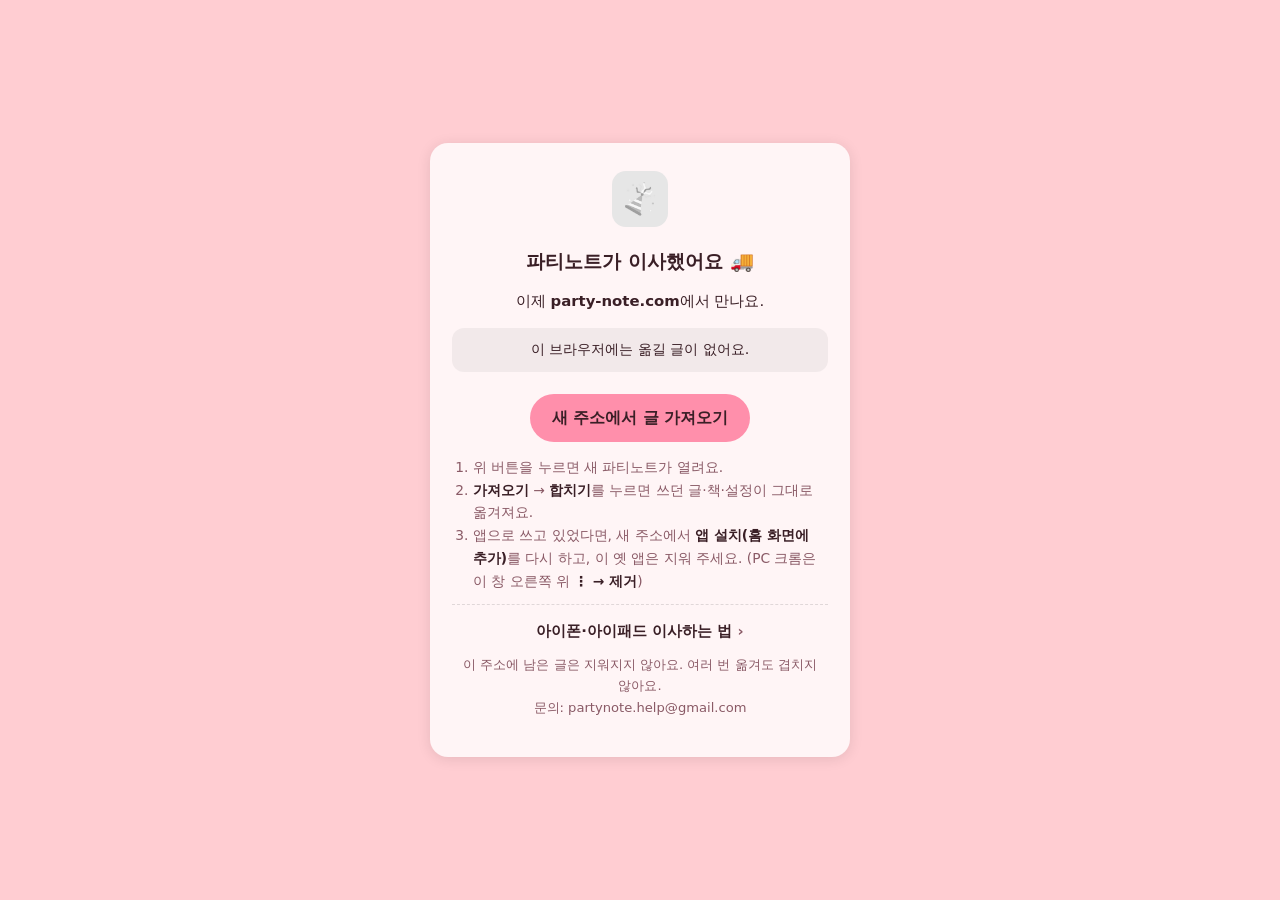
<file: index.html>
<!DOCTYPE html>
<html lang="ko">
<head>
    <meta charset="UTF-8">
    <meta name="viewport" content="width=device-width, initial-scale=1.0">
    <meta name="theme-color" content="#E0E0E0">
    <title>파티노트 (옛 주소)</title>
    <link rel="manifest" href="./manifest.json">
    <link rel="icon" type="image/png" href="./img/icons/favicon-32.png">
    <link rel="apple-touch-icon" href="./img/icons/apple-touch-icon.png">
    <style>
        :root { --bg: #FFCDD2; --surface: #FFF5F6; --text: #3A1F26; --sub: #8A5A66; --accent: #FF8FAB; }
        * { box-sizing: border-box; }
        body { margin: 0; min-height: 100vh; display: flex; align-items: center; justify-content: center; padding: 24px 16px; background: var(--bg); color: var(--text); font-family: system-ui, -apple-system, 'Apple SD Gothic Neo', sans-serif; line-height: 1.65; word-break: keep-all; }
        .card { width: 100%; max-width: 420px; background: var(--surface); border-radius: 18px; padding: 28px 22px; text-align: center; box-shadow: 0 2px 14px #0000001a; display: flex; flex-direction: column; }
        .logo { width: 56px; height: 56px; border-radius: 14px; align-self: center; }
        h1 { margin: 10px 0 12px; font-size: 1.2rem; }
        h2 { margin: 0 0 8px; font-size: 1rem; }
        p { margin: 0 0 10px; font-size: .93rem; }
        .count { margin: 14px 0; padding: 10px; border-radius: 12px; background: #8080801a; font-size: .9rem; }
        .sub { color: var(--sub); font-size: .82rem; }
        a.btn, button.btn { display: inline-block; margin: 8px auto 14px; padding: 11px 22px; border: 0; border-radius: 999px; background: var(--accent); color: var(--text); font: inherit; font-weight: 700; text-decoration: none; cursor: pointer; }
        button.btn.ghost { background: #fff; border: 1px solid #0000001f; }
        ol { text-align: left; margin: 0 0 6px; padding-left: 1.3rem; font-size: .86rem; color: var(--sub); }
        ol b { color: var(--text); }
        .section { margin-top: 6px; padding-top: 14px; border-top: 1px dashed #0000001f; }
        details.section summary { cursor: pointer; font-weight: 700; font-size: .93rem; list-style: none; }
        details.section summary::-webkit-details-marker { display: none; }
        details.section summary::after { content: ' ›'; color: var(--sub); }
        details.section[open] summary { margin-bottom: 8px; }
        /* 아이폰·아이패드: 아이폰 방법을 맨 위에, 버튼 한 번 이사는 아래로 (아이폰 홈 화면 앱은 저장소가 따로라 버튼 한 번 이사가 안 됨) */
        .ios .ios-move { order: -1; margin: 0 0 14px; padding: 0 0 14px; border-top: 0; border-bottom: 1px dashed #0000001f; }
        .ios .web-move { order: 1; }
        .head { order: -2; }
        .foot { order: 2; }
    </style>
</head>
<body>
    <div class="card">
        <div class="head">
            <img class="logo" src="./img/icons/icon-192.png" alt="">
            <h1>파티노트가 이사했어요 🚚</h1>
            <p>이제 <b>party-note.com</b>에서 만나요.</p>
            <div class="count">이 브라우저에 남은 글을 확인하는 중…</div>
        </div>

        <!-- 안드로이드·PC: 버튼 한 번 이사 -->
        <div class="web-move">
            <a class="btn" href="https://party-note.com/?move=1" target="_blank" rel="noopener">새 주소에서 글 가져오기</a>
            <ol>
                <li>위 버튼을 누르면 새 파티노트가 열려요.</li>
                <li><b>가져오기</b> → <b>합치기</b>를 누르면 쓰던 글·책·설정이 그대로 옮겨져요.</li>
                <li>앱으로 쓰고 있었다면, 새 주소에서 <b>앱 설치(홈 화면에 추가)</b>를 다시 하고, 이 옛 앱은 지워 주세요. (PC 크롬은 이 창 오른쪽 위 <b>⋮ → 제거</b>)</li>
            </ol>
        </div>

        <!-- 아이폰·아이패드: 홈 화면 앱은 저장소가 따로라 파일로 옮김. 아이폰이면 펼쳐서 맨 위로 -->
        <details class="section ios-move">
            <summary>아이폰·아이패드 이사하는 법</summary>
            <p class="sub">아이폰의 홈 화면 앱은 글이 그 앱 안에만 있어서, 백업 파일로 옮겨요.</p>
            <button type="button" class="btn backup-btn">백업 파일로 저장하기</button>
            <ol>
                <li>위 버튼을 누르고, 공유 창에서 <b>파일에 저장</b>을 골라요.</li>
                <li><b>사파리</b>로 <b>party-note.com</b>을 열고, 공유 버튼 → <b>홈 화면에 추가</b>로 새 파티노트를 설치해요.</li>
                <li>새 파티노트에서 <b>메뉴 → 백업 → 가져오기</b> → 저장한 파일을 고르고 <b>합치기</b>를 눌러요.</li>
                <li>잘 옮겨졌으면 이 옛 앱 아이콘을 길게 눌러 <b>앱 삭제</b>해요.</li>
            </ol>
        </details>

        <p class="sub foot" style="margin-top:10px">이 주소에 남은 글은 지워지지 않아요. 여러 번 옮겨도 겹치지 않아요.<br>문의: partynote.help@gmail.com</p>
    </div>
    <script>
    // 옛 주소(coding-coconut.com/partynote)에 남는 이사 안내
    // - 예전 파티노트의 서비스 워커는 업데이트를 확인할 때 같은 폴더의 service-worker.js(정리용)로 바뀌면서 스스로 물러남
    //   (이 화면은 서비스 워커를 등록하지 않음. 등록하면 정리용 워커가 물러나며 새로고침 → 또 등록 … 으로 끝없이 반복됨)
    // - 이 브라우저(옛 주소)에 글이 몇 개 남았는지 보여 줌. 읽기만 하고 아무것도 보내지 않음
    //   (실제로 옮기는 것은 새 주소가 이사 도우미 coding-coconut.com/partynote-move/ 를 열어서 함)
    (function () {
        var box = document.querySelector('.count')
        var DB_NAME = 'partynote_v1'

        // 아이폰·아이패드(아이패드는 맥처럼 보이기도 해서 터치로 구분)면 아이폰 방법을 펼쳐서 맨 위로
        var ios = /iPhone|iPad|iPod/.test(navigator.userAgent) || (/Macintosh/.test(navigator.userAgent) && navigator.maxTouchPoints > 1)
        if (ios) {
            document.querySelector('.card').classList.add('ios')
            document.querySelector('.ios-move').open = true
        }

        // 이 브라우저(이 앱)의 옛 파티노트 글: 휴지통은 빼고 { books, memos }. 없으면 null
        function readLegacy() {
            var check = indexedDB.databases ? indexedDB.databases() : Promise.resolve(null)
            return check.then(function (list) {
                if (list && !list.some(function (d) { return d.name === DB_NAME })) return null
                return new Promise(function (res, rej) {
                    var open = indexedDB.open(DB_NAME)
                    open.onerror = function () { rej(open.error) }
                    open.onsuccess = function () {
                        var db = open.result
                        if (!db.objectStoreNames.contains('memo') || !db.objectStoreNames.contains('book')) return res(null)
                        var tx = db.transaction(['memo', 'book'], 'readonly')
                        var memos = tx.objectStore('memo').getAll(), books = tx.objectStore('book').getAll()
                        tx.oncomplete = function () {
                            res({
                                books: books.result.filter(function (x) { return !x.deleted_at }),
                                memos: memos.result.filter(function (x) { return !x.deleted_at }),
                            })
                        }
                        tx.onerror = function () { rej(tx.error) }
                    }
                })
            })
        }

        // 파티노트 백업 파일과 같은 모양 (새 파티노트의 '가져오기'로 그대로 넣을 수 있음)
        function backupJson(data) {
            var bookUid = {}, memoUid = {}
            data.books.forEach(function (b) { bookUid[b.id] = b.uid })
            data.memos.forEach(function (m) { memoUid[m.id] = m.uid })
            return JSON.stringify({
                app: 'partynote',
                version: 'legacy',
                exported_at: new Date().toISOString(),
                books: data.books.map(function (b) {
                    var o = Object.assign({}, b); delete o.id; delete o.bookmark_id
                    o.bookmark_uid = memoUid[b.bookmark_id] || ''
                    return o
                }),
                memos: data.memos.map(function (m) {
                    var o = Object.assign({}, m); delete o.id; delete o.book_id
                    o.book_uid = bookUid[m.book_id] || ''
                    return o
                }),
            }, null, 2)
        }

        readLegacy().then(function (data) {
            var m = data ? data.memos.length : 0, b = data ? data.books.length : 0
            box.innerHTML = m || b ? '이 ' + (ios ? '앱' : '브라우저') + '에 <b>메모 ' + m + '개, 책 ' + b + '권</b>이 남아 있어요.' : '이 ' + (ios ? '앱' : '브라우저') + '에는 옮길 글이 없어요.'
        }, function () {
            box.innerHTML = '남은 글을 확인하지 못했어요. 그래도 아래 방법으로 옮길 수 있어요.'
        })

        // 백업 파일 저장: 아이폰은 공유 창(파일에 저장), 그 밖에는 내려받기
        document.querySelector('.backup-btn').addEventListener('click', function () {
            readLegacy().then(function (data) {
                if (!data || (!data.books.length && !data.memos.length)) return alert('저장할 글이 없어요.')
                var d = new Date(), p = function (n) { return String(n).padStart(2, '0') }
                var name = 'partynote-' + d.getFullYear() + p(d.getMonth() + 1) + p(d.getDate()) + '.json'
                var file = new File([backupJson(data)], name, { type: 'application/json' })
                if (navigator.canShare && navigator.canShare({ files: [file] })) {
                    return navigator.share({ files: [file], title: '파티노트 백업' }).catch(function () {})
                }
                var a = document.createElement('a')
                a.href = URL.createObjectURL(file)
                a.download = name
                document.body.appendChild(a)
                a.click()
                setTimeout(function () { URL.revokeObjectURL(a.href); a.remove() }, 1000)
            }, function () { alert('글을 읽지 못했어요. 잠시 뒤 다시 해 주세요.') })
        })
    })()
    </script>
</body>
</html>
</file>
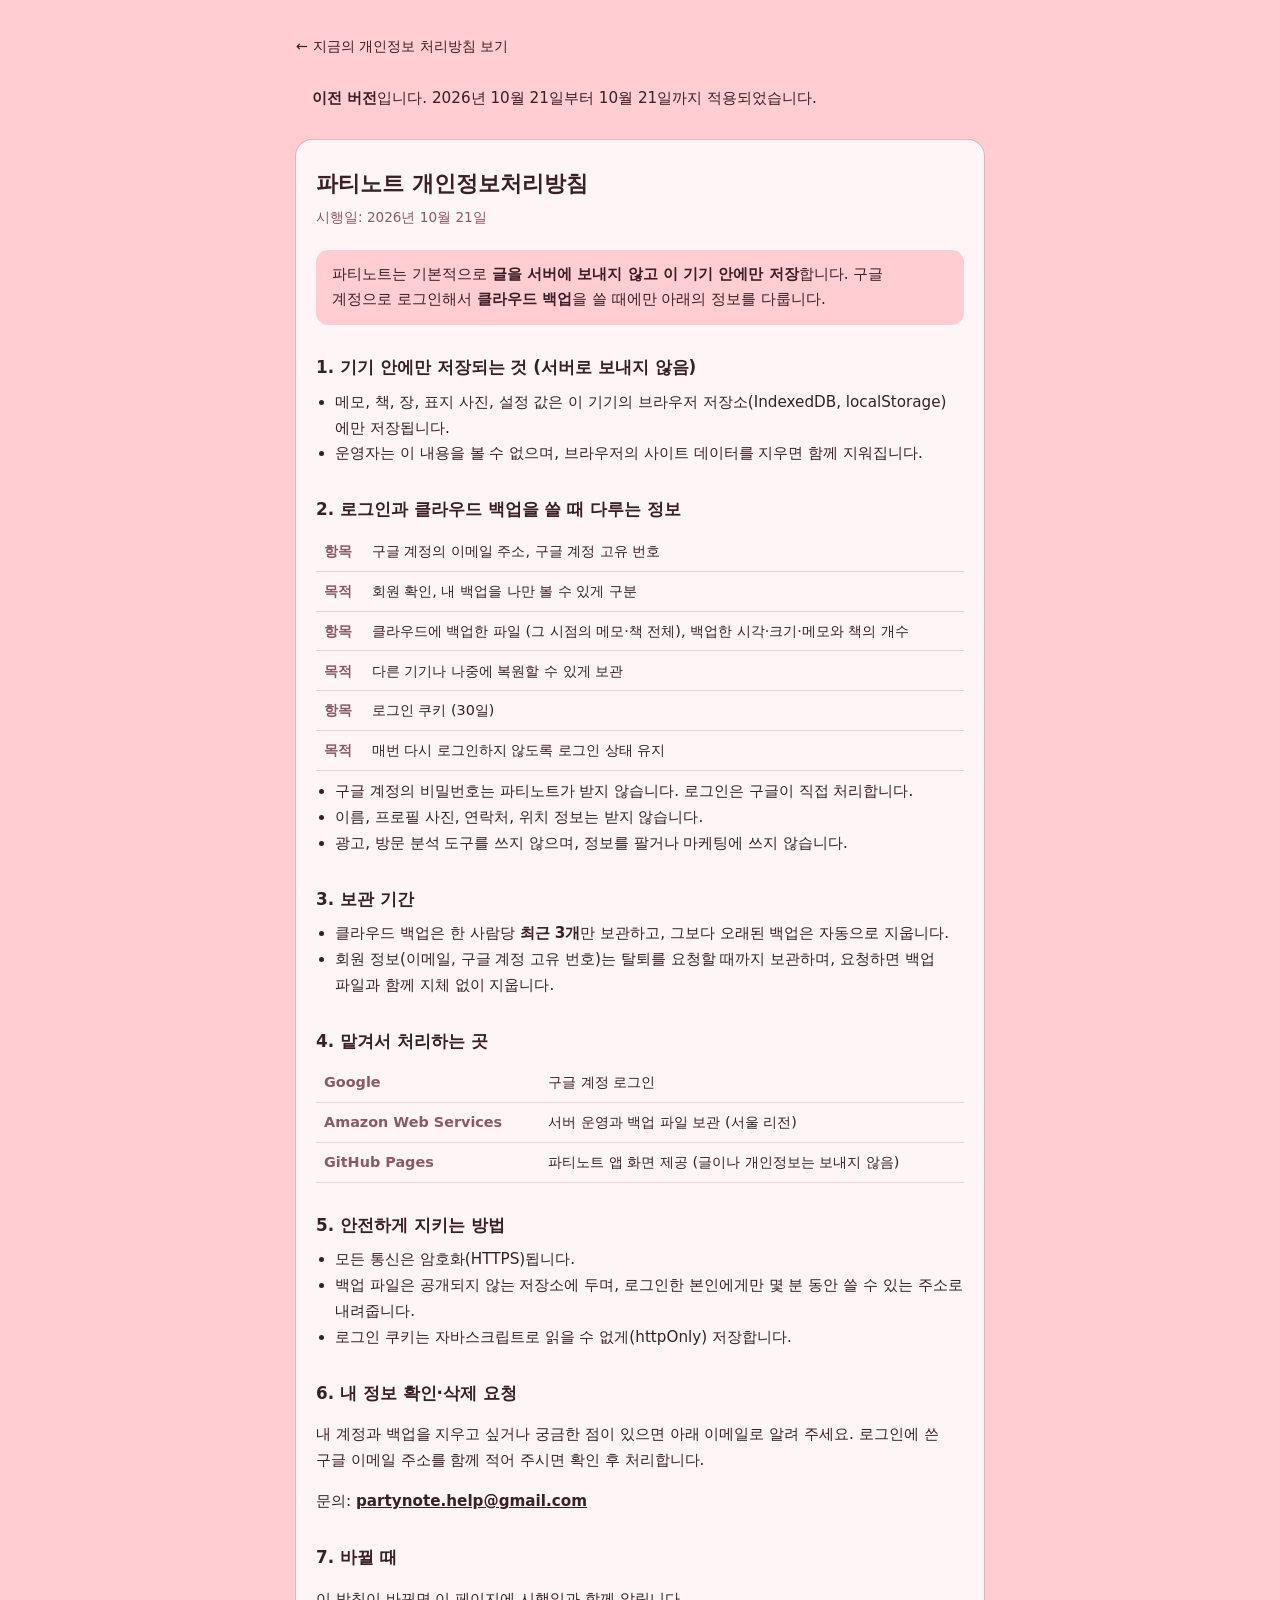
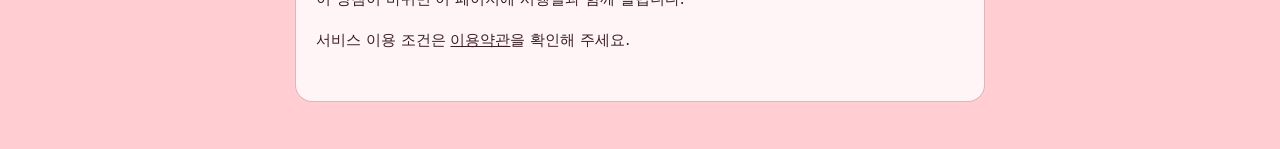
<file: privacy-20261021.html>
<!DOCTYPE html>
<html lang="ko">
<head>
    <meta charset="UTF-8">
    <meta name="viewport" content="width=device-width, initial-scale=1.0">
    <meta http-equiv="Content-Security-Policy" content="default-src 'self'; style-src 'self' 'unsafe-inline'; img-src 'self'; object-src 'none'; base-uri 'self'; form-action 'none'">
    <link rel="icon" type="image/png" href="./img/icons/favicon-32.png">
    <title>파티노트 개인정보 처리방침 (2026.10.21. ~ 2026.10.21.)</title>
    <style>
        :root { --bg: #FFCDD2; --surface: #FFF5F6; --text: #3A1F26; --sub: #8A5A66; --accent: #FF8FAB; --line: #0000001f; }
        * { box-sizing: border-box; }
        body { margin: 0; background: var(--bg); color: var(--text); font-family: system-ui, -apple-system, 'Apple SD Gothic Neo', sans-serif; line-height: 1.7; word-break: keep-all; overflow-wrap: anywhere; }
        main { max-width: 720px; margin: 0 auto; padding: 2rem 1rem 3rem; }
        article { background: var(--surface); border-radius: 1rem; padding: 1.5rem 1.25rem 2rem; box-shadow: 0 0 0 1px var(--line); }
        h1 { font-size: 1.4rem; margin: 0 0 .25rem; }
        h2 { font-size: 1.05rem; margin: 1.75rem 0 .5rem; }
        p, li { font-size: .95rem; }
        ul { padding-left: 1.2rem; margin: .25rem 0; }
        .date { color: var(--sub); font-size: .85rem; margin: 0 0 1.25rem; }
        .summary { background: var(--bg); border-radius: .75rem; padding: .75rem 1rem; }
        table { width: 100%; border-collapse: collapse; font-size: .9rem; margin: .5rem 0; }
        th, td { text-align: left; vertical-align: top; padding: .45rem .5rem; border-bottom: 1px solid var(--line); }
        th { white-space: nowrap; color: var(--sub); font-weight: 600; }
        a { color: inherit; }
        .back { display: inline-block; margin-bottom: 1rem; color: var(--text); text-decoration: none; font-size: .9rem; }
    </style>
</head>
<body>
<main>
    <a class="back" href="./privacy.html">← 지금의 개인정보 처리방침 보기</a>
    <p class="summary" style="margin:0 0 1rem"><b>이전 버전</b>입니다. 2026년 10월 21일부터 10월 21일까지 적용되었습니다.</p>
    <article>
        <h1>파티노트 개인정보처리방침</h1>
        <p class="date">시행일: 2026년 10월 21일</p>

        <p class="summary">
            파티노트는 기본적으로 <b>글을 서버에 보내지 않고 이 기기 안에만 저장</b>합니다.
            구글 계정으로 로그인해서 <b>클라우드 백업</b>을 쓸 때에만 아래의 정보를 다룹니다.
        </p>

        <h2>1. 기기 안에만 저장되는 것 (서버로 보내지 않음)</h2>
        <ul>
            <li>메모, 책, 장, 표지 사진, 설정 값은 이 기기의 브라우저 저장소(IndexedDB, localStorage)에만 저장됩니다.</li>
            <li>운영자는 이 내용을 볼 수 없으며, 브라우저의 사이트 데이터를 지우면 함께 지워집니다.</li>
        </ul>

        <h2>2. 로그인과 클라우드 백업을 쓸 때 다루는 정보</h2>
        <table>
            <tr><th>항목</th><td>구글 계정의 이메일 주소, 구글 계정 고유 번호</td></tr>
            <tr><th>목적</th><td>회원 확인, 내 백업을 나만 볼 수 있게 구분</td></tr>
            <tr><th>항목</th><td>클라우드에 백업한 파일 (그 시점의 메모·책 전체), 백업한 시각·크기·메모와 책의 개수</td></tr>
            <tr><th>목적</th><td>다른 기기나 나중에 복원할 수 있게 보관</td></tr>
            <tr><th>항목</th><td>로그인 쿠키 (30일)</td></tr>
            <tr><th>목적</th><td>매번 다시 로그인하지 않도록 로그인 상태 유지</td></tr>
        </table>
        <ul>
            <li>구글 계정의 비밀번호는 파티노트가 받지 않습니다. 로그인은 구글이 직접 처리합니다.</li>
            <li>이름, 프로필 사진, 연락처, 위치 정보는 받지 않습니다.</li>
            <li>광고, 방문 분석 도구를 쓰지 않으며, 정보를 팔거나 마케팅에 쓰지 않습니다.</li>
        </ul>

        <h2>3. 보관 기간</h2>
        <ul>
            <li>클라우드 백업은 한 사람당 <b>최근 3개</b>만 보관하고, 그보다 오래된 백업은 자동으로 지웁니다.</li>
            <li>회원 정보(이메일, 구글 계정 고유 번호)는 탈퇴를 요청할 때까지 보관하며, 요청하면 백업 파일과 함께 지체 없이 지웁니다.</li>
        </ul>

        <h2>4. 맡겨서 처리하는 곳</h2>
        <table>
            <tr><th>Google</th><td>구글 계정 로그인</td></tr>
            <tr><th>Amazon Web Services</th><td>서버 운영과 백업 파일 보관 (서울 리전)</td></tr>
            <tr><th>GitHub Pages</th><td>파티노트 앱 화면 제공 (글이나 개인정보는 보내지 않음)</td></tr>
        </table>

        <h2>5. 안전하게 지키는 방법</h2>
        <ul>
            <li>모든 통신은 암호화(HTTPS)됩니다.</li>
            <li>백업 파일은 공개되지 않는 저장소에 두며, 로그인한 본인에게만 몇 분 동안 쓸 수 있는 주소로 내려줍니다.</li>
            <li>로그인 쿠키는 자바스크립트로 읽을 수 없게(httpOnly) 저장합니다.</li>
        </ul>

        <h2>6. 내 정보 확인·삭제 요청</h2>
        <p>
            내 계정과 백업을 지우고 싶거나 궁금한 점이 있으면 아래 이메일로 알려 주세요.
            로그인에 쓴 구글 이메일 주소를 함께 적어 주시면 확인 후 처리합니다.
        </p>
        <p>문의: <a href="mailto:partynote.help@gmail.com"><b>partynote.help@gmail.com</b></a></p>

        <h2>7. 바뀔 때</h2>
        <p>이 방침이 바뀌면 이 페이지에 시행일과 함께 알립니다.</p>
        <p>서비스 이용 조건은 <a href="./terms.html">이용약관</a>을 확인해 주세요.</p>
    </article>
</main>
</body>
</html>
</file>
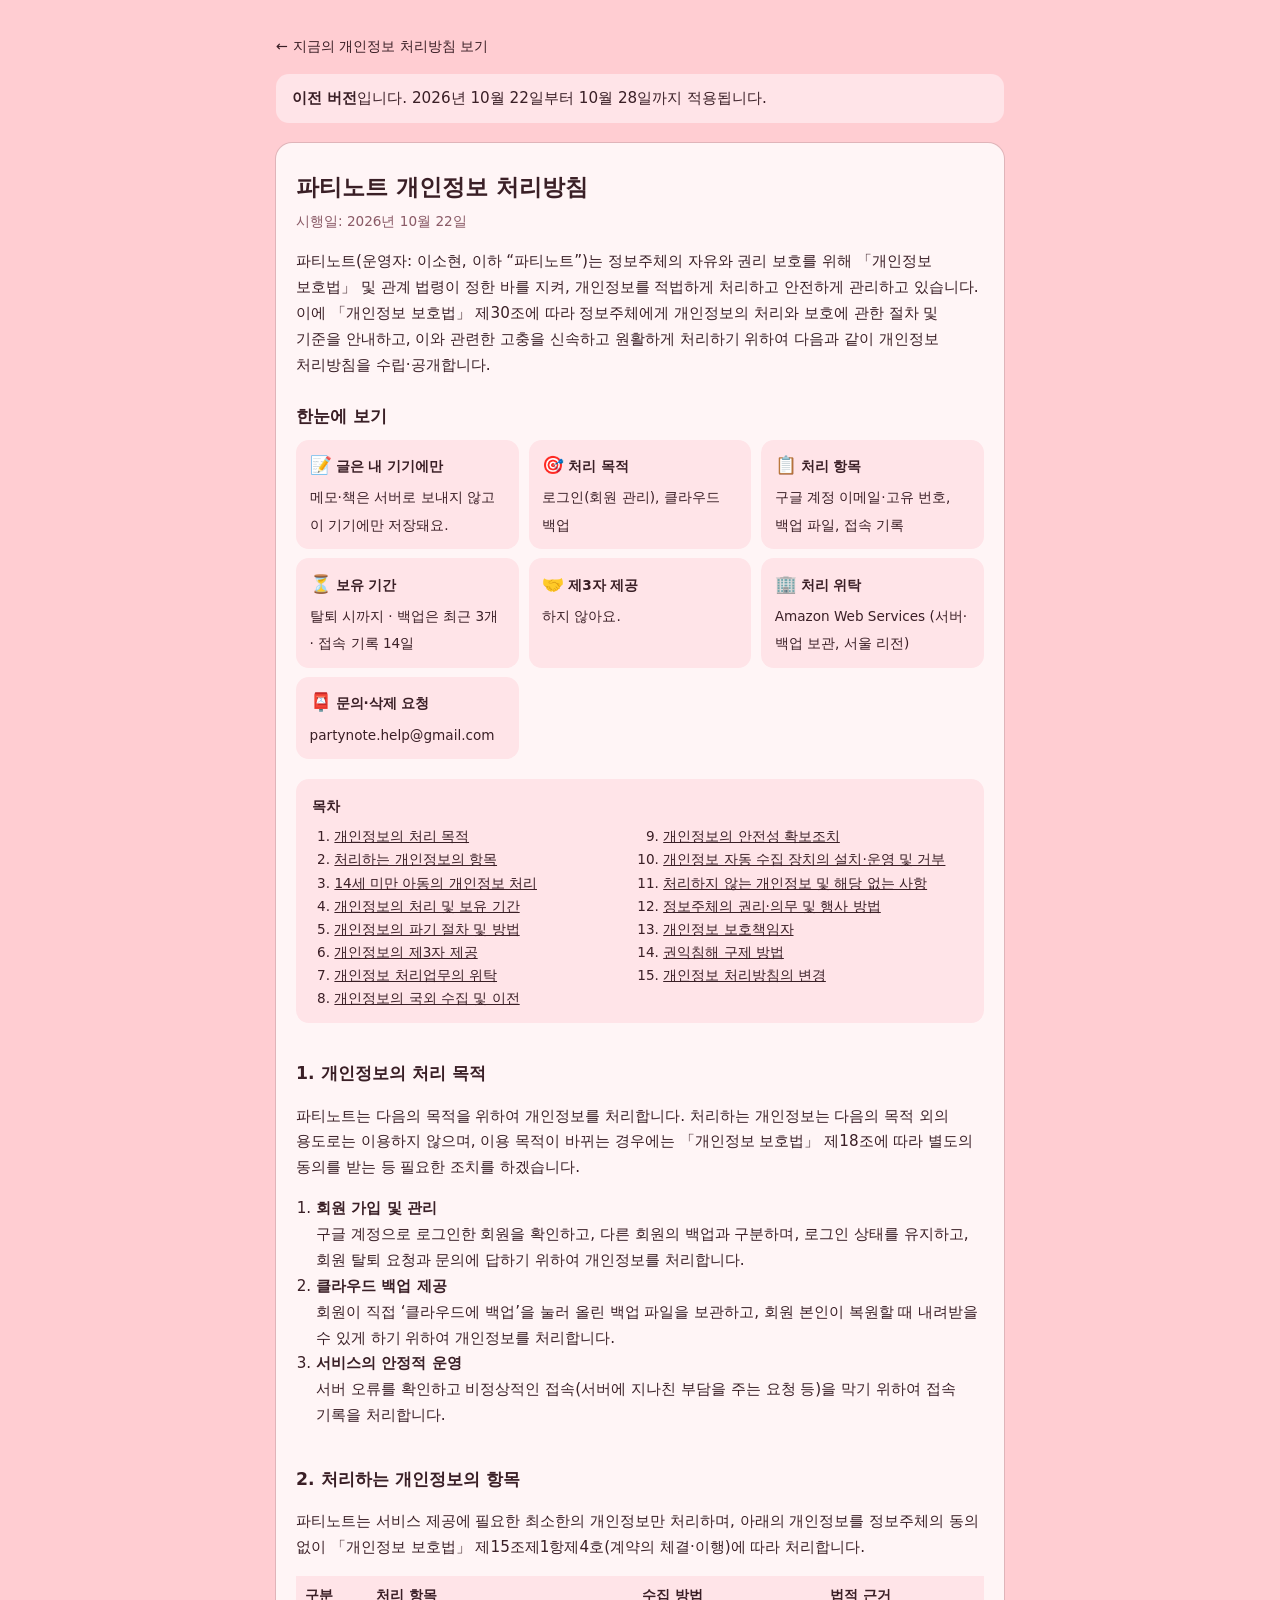
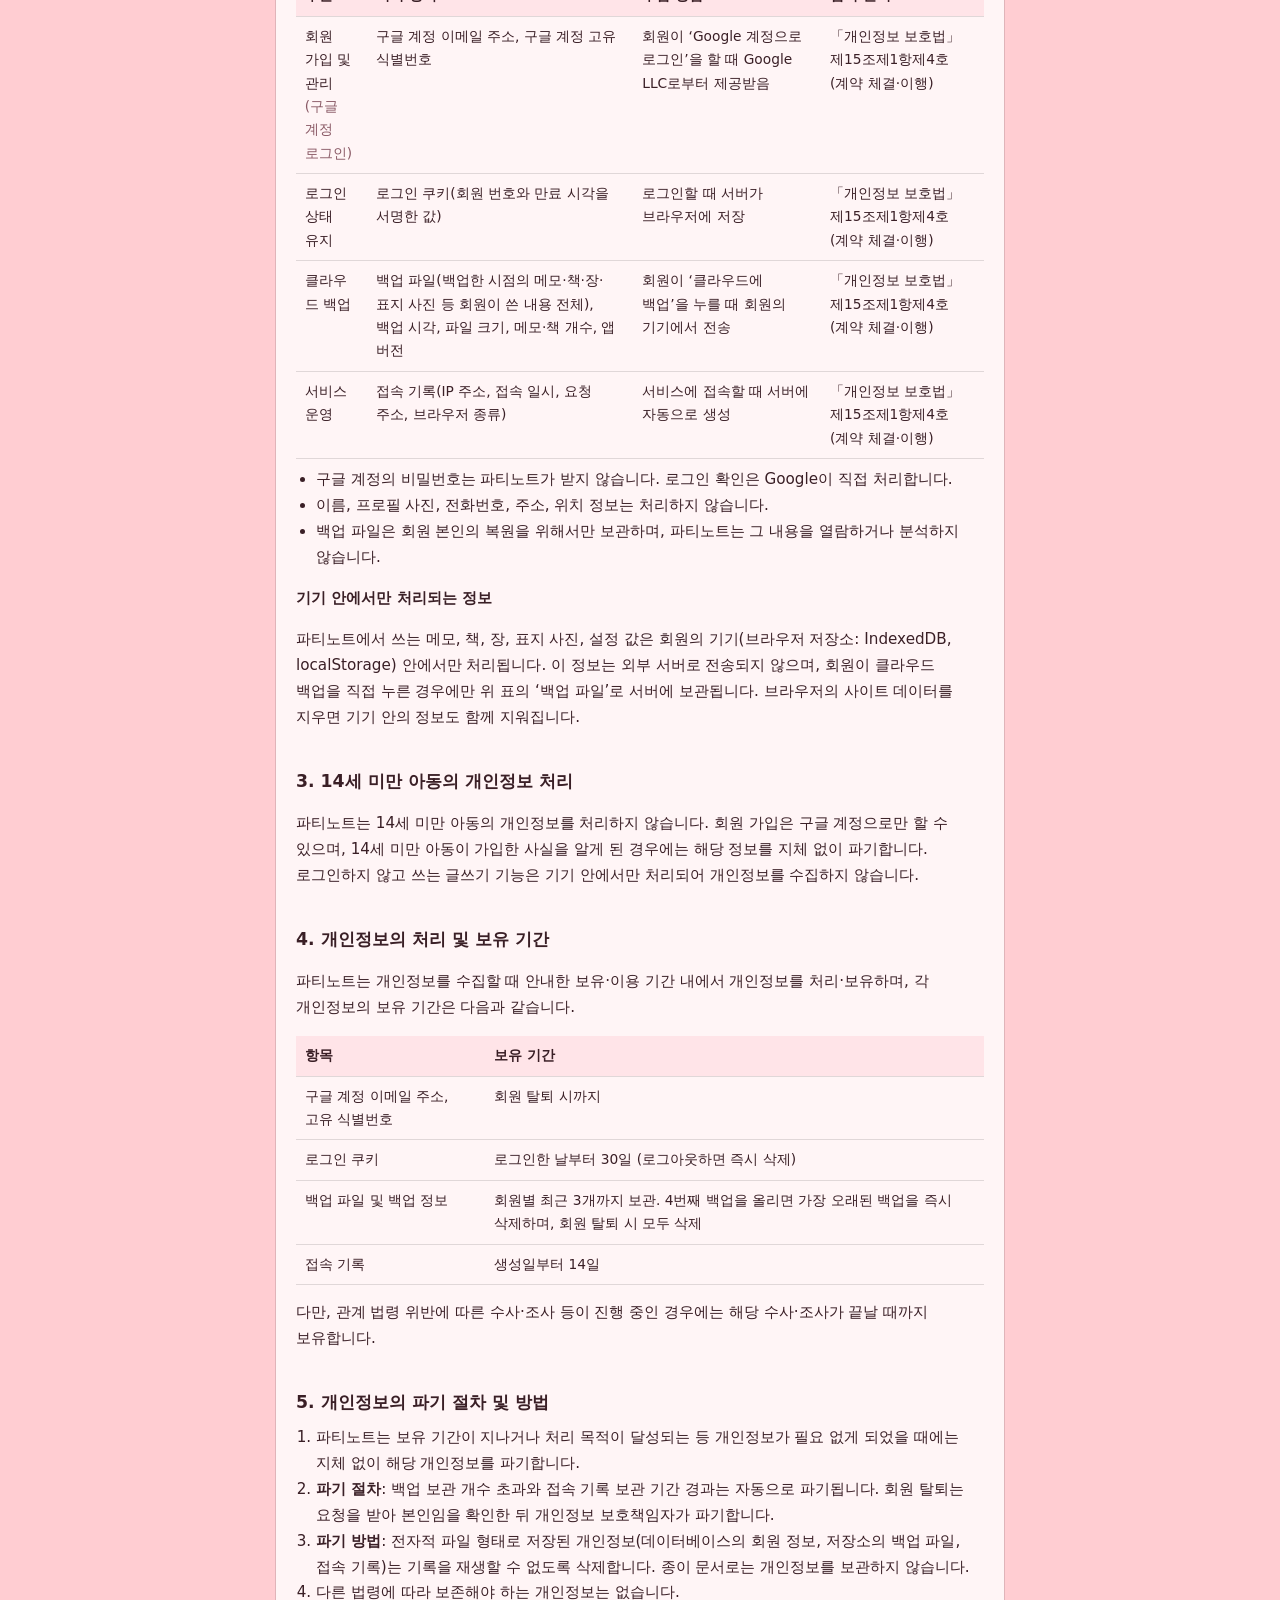
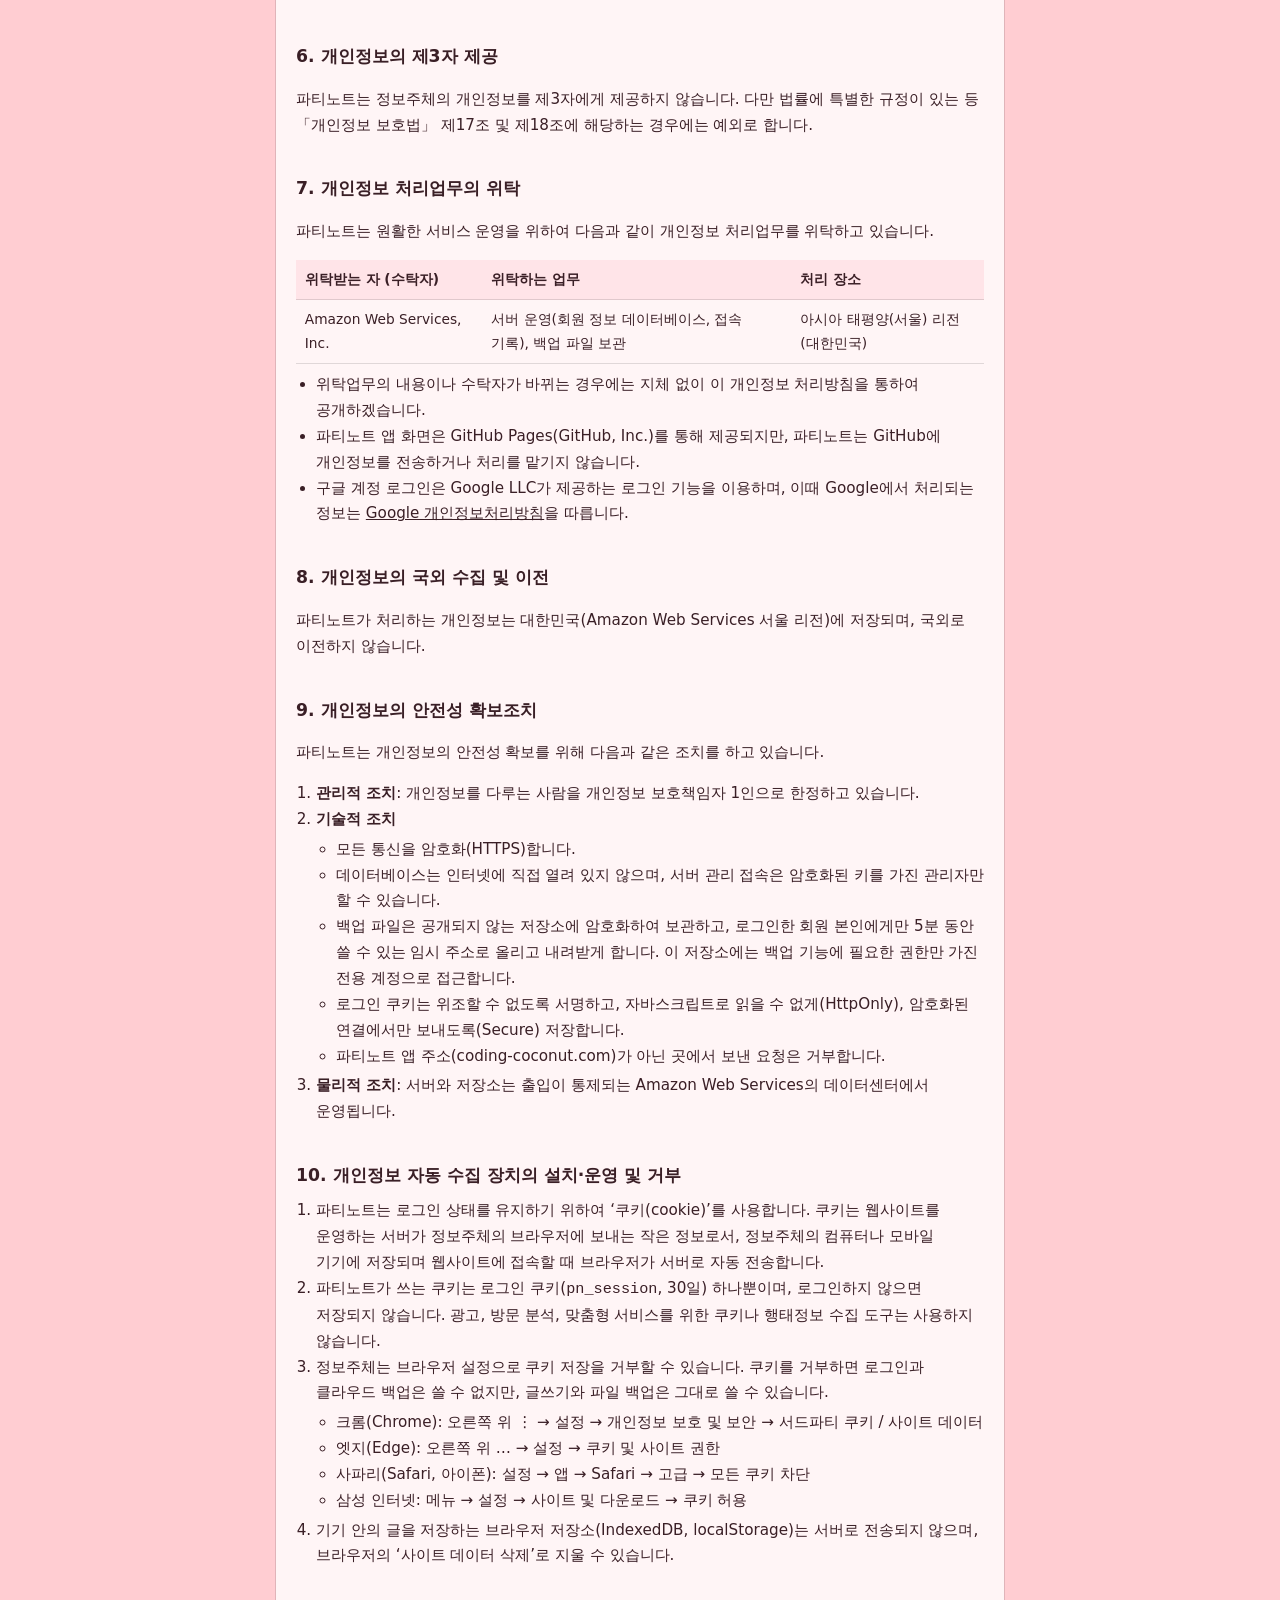
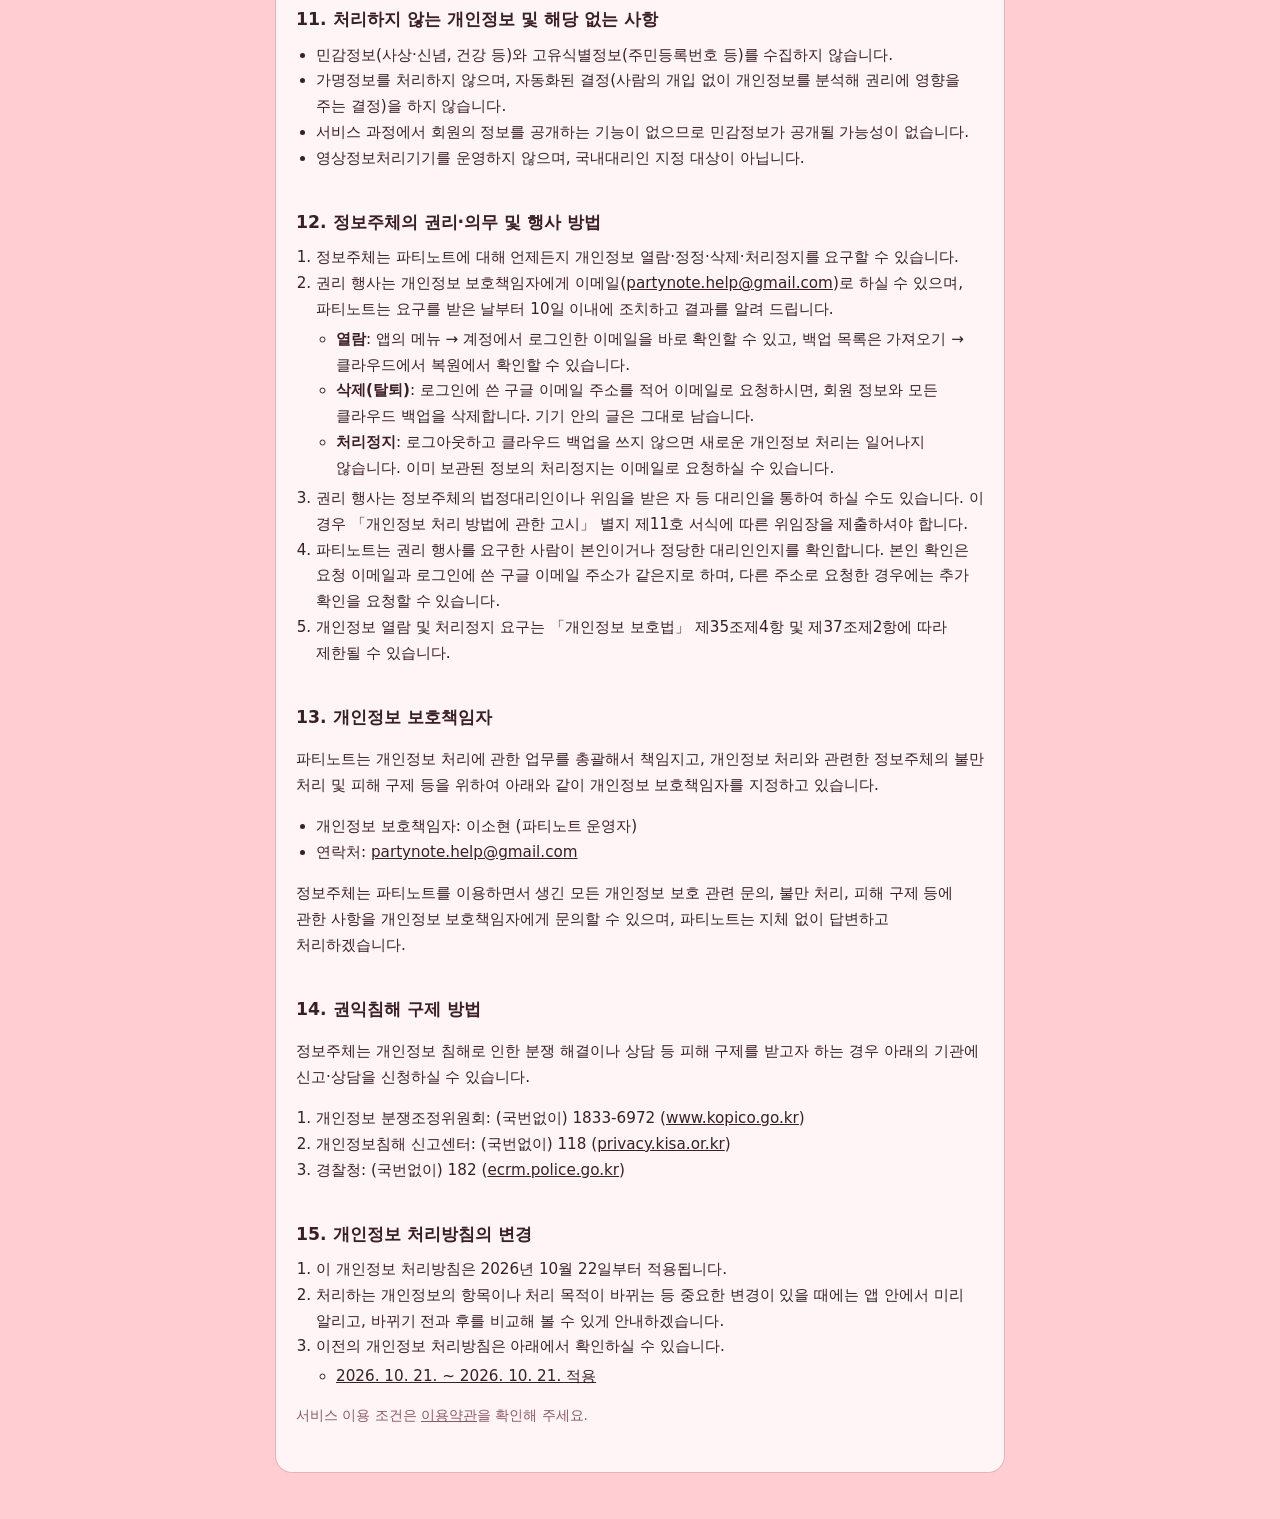
<file: privacy-20261022.html>
<!DOCTYPE html>
<html lang="ko">
<head>
    <meta charset="UTF-8">
    <meta name="viewport" content="width=device-width, initial-scale=1.0">
    <meta http-equiv="Content-Security-Policy" content="default-src 'self'; style-src 'self' 'unsafe-inline'; img-src 'self'; object-src 'none'; base-uri 'self'; form-action 'none'">
    <link rel="icon" type="image/png" href="./img/icons/favicon-32.png">
    <title>파티노트 개인정보 처리방침 (2026.10.22. ~ 2026.10.28.)</title>
    <style>
        :root { --bg: #FFCDD2; --surface: #FFF5F6; --text: #3A1F26; --sub: #8A5A66; --accent: #FF8FAB; --line: #0000001f; --soft: #FFE4E8; }
        * { box-sizing: border-box; }
        html { scroll-behavior: smooth; }
        body { margin: 0; background: var(--bg); color: var(--text); font-family: system-ui, -apple-system, 'Apple SD Gothic Neo', sans-serif; line-height: 1.7; word-break: keep-all; overflow-wrap: anywhere; }
        main { max-width: 760px; margin: 0 auto; padding: 2rem 1rem 3rem; }
        article { background: var(--surface); border-radius: 1rem; padding: 1.5rem 1.25rem 2rem; box-shadow: 0 0 0 1px var(--line); }
        h1 { font-size: 1.45rem; margin: 0 0 .25rem; }
        h2 { font-size: 1.08rem; margin: 2rem 0 .5rem; padding-top: .25rem; scroll-margin-top: 1rem; }
        h3 { font-size: .95rem; margin: 1rem 0 .35rem; }
        p, li { font-size: .95rem; }
        ul, ol { padding-left: 1.25rem; margin: .25rem 0; }
        .date { color: var(--sub); font-size: .85rem; margin: 0 0 1rem; }
        .lead { margin: 0 0 1.25rem; }
        a { color: inherit; }
        .back { display: inline-block; margin-bottom: 1rem; color: var(--text); text-decoration: none; font-size: .9rem; }
        .note { color: var(--sub); font-size: .85rem; }
        /* 표: 좁은 화면에서는 옆으로 밀어서 보기 */
        .table-wrap { overflow-x: auto; margin: .5rem 0; }
        table { width: 100%; min-width: 520px; border-collapse: collapse; font-size: .86rem; }
        th, td { text-align: left; vertical-align: top; padding: .5rem .55rem; border-bottom: 1px solid var(--line); }
        thead th { background: var(--soft); font-weight: 600; white-space: nowrap; }
        /* 좁은 화면: 표를 줄마다 카드처럼 위아래로 펼침 (칸 이름은 data-label) */
        @media (max-width: 560px) {
            table { min-width: 0; }
            thead { display: none; }
            tr { display: block; padding: .6rem .7rem; margin-bottom: .5rem; border-radius: .7rem; background: var(--soft); }
            td { display: block; border: 0; padding: .15rem 0; }
            td::before { content: attr(data-label); display: block; font-size: .75rem; font-weight: 600; color: var(--sub); }
        }
        /* 한눈에 보기 (주요 개인정보 처리 표시) */
        .labels { display: grid; grid-template-columns: repeat(auto-fill, minmax(200px, 1fr)); gap: .6rem; margin: .5rem 0 1.25rem; }
        .label { background: var(--soft); border-radius: .8rem; padding: .7rem .85rem; }
        .label b { display: block; font-size: .85rem; margin-bottom: .15rem; }
        .label span { font-size: .85rem; color: var(--text); }
        .label .icon { font-size: 1.1rem; margin-right: .25rem; }
        /* 목차 */
        nav.toc { background: var(--soft); border-radius: .8rem; padding: .8rem 1rem; margin: 0 0 .5rem; }
        nav.toc b { font-size: .9rem; }
        nav.toc ol { columns: 2; column-gap: 1.5rem; padding-left: 1.4rem; margin: .4rem 0 0; }
        nav.toc li { font-size: .85rem; break-inside: avoid; }
        @media (max-width: 520px) { nav.toc ol { columns: 1; } }
    </style>
</head>
<body>
<main>
    <a class="back" href="./privacy.html">← 지금의 개인정보 처리방침 보기</a>
    <p class="lead" style="background:var(--soft);border-radius:.8rem;padding:.7rem 1rem"><b>이전 버전</b>입니다. 2026년 10월 22일부터 10월 28일까지 적용됩니다.</p>
    <article>
        <h1>파티노트 개인정보 처리방침</h1>
        <p class="date">시행일: 2026년 10월 22일</p>

        <p class="lead">
            파티노트(운영자: 이소현, 이하 “파티노트”)는 정보주체의 자유와 권리 보호를 위해 「개인정보 보호법」 및 관계 법령이 정한 바를 지켜,
            개인정보를 적법하게 처리하고 안전하게 관리하고 있습니다.
            이에 「개인정보 보호법」 제30조에 따라 정보주체에게 개인정보의 처리와 보호에 관한 절차 및 기준을 안내하고,
            이와 관련한 고충을 신속하고 원활하게 처리하기 위하여 다음과 같이 개인정보 처리방침을 수립·공개합니다.
        </p>

        <h2 style="margin-top:0">한눈에 보기</h2>
        <div class="labels">
            <div class="label"><b><span class="icon">📝</span>글은 내 기기에만</b><span>메모·책은 서버로 보내지 않고 이 기기에만 저장돼요.</span></div>
            <div class="label"><b><span class="icon">🎯</span>처리 목적</b><span>로그인(회원 관리), 클라우드 백업</span></div>
            <div class="label"><b><span class="icon">📋</span>처리 항목</b><span>구글 계정 이메일·고유 번호, 백업 파일, 접속 기록</span></div>
            <div class="label"><b><span class="icon">⏳</span>보유 기간</b><span>탈퇴 시까지 · 백업은 최근 3개 · 접속 기록 14일</span></div>
            <div class="label"><b><span class="icon">🤝</span>제3자 제공</b><span>하지 않아요.</span></div>
            <div class="label"><b><span class="icon">🏢</span>처리 위탁</b><span>Amazon Web Services (서버·백업 보관, 서울 리전)</span></div>
            <div class="label"><b><span class="icon">📮</span>문의·삭제 요청</b><span>partynote.help@gmail.com</span></div>
        </div>

        <nav class="toc" aria-label="목차">
            <b>목차</b>
            <ol>
                <li><a href="#purpose">개인정보의 처리 목적</a></li>
                <li><a href="#items">처리하는 개인정보의 항목</a></li>
                <li><a href="#children">14세 미만 아동의 개인정보 처리</a></li>
                <li><a href="#period">개인정보의 처리 및 보유 기간</a></li>
                <li><a href="#destroy">개인정보의 파기 절차 및 방법</a></li>
                <li><a href="#third">개인정보의 제3자 제공</a></li>
                <li><a href="#consign">개인정보 처리업무의 위탁</a></li>
                <li><a href="#abroad">개인정보의 국외 수집 및 이전</a></li>
                <li><a href="#safety">개인정보의 안전성 확보조치</a></li>
                <li><a href="#cookie">개인정보 자동 수집 장치의 설치·운영 및 거부</a></li>
                <li><a href="#none">처리하지 않는 개인정보 및 해당 없는 사항</a></li>
                <li><a href="#rights">정보주체의 권리·의무 및 행사 방법</a></li>
                <li><a href="#officer">개인정보 보호책임자</a></li>
                <li><a href="#remedy">권익침해 구제 방법</a></li>
                <li><a href="#change">개인정보 처리방침의 변경</a></li>
            </ol>
        </nav>

        <h2 id="purpose">1. 개인정보의 처리 목적</h2>
        <p>파티노트는 다음의 목적을 위하여 개인정보를 처리합니다. 처리하는 개인정보는 다음의 목적 외의 용도로는 이용하지 않으며, 이용 목적이 바뀌는 경우에는 「개인정보 보호법」 제18조에 따라 별도의 동의를 받는 등 필요한 조치를 하겠습니다.</p>
        <ol>
            <li><b>회원 가입 및 관리</b><br>구글 계정으로 로그인한 회원을 확인하고, 다른 회원의 백업과 구분하며, 로그인 상태를 유지하고, 회원 탈퇴 요청과 문의에 답하기 위하여 개인정보를 처리합니다.</li>
            <li><b>클라우드 백업 제공</b><br>회원이 직접 ‘클라우드에 백업’을 눌러 올린 백업 파일을 보관하고, 회원 본인이 복원할 때 내려받을 수 있게 하기 위하여 개인정보를 처리합니다.</li>
            <li><b>서비스의 안정적 운영</b><br>서버 오류를 확인하고 비정상적인 접속(서버에 지나친 부담을 주는 요청 등)을 막기 위하여 접속 기록을 처리합니다.</li>
        </ol>

        <h2 id="items">2. 처리하는 개인정보의 항목</h2>
        <p>파티노트는 서비스 제공에 필요한 최소한의 개인정보만 처리하며, 아래의 개인정보를 정보주체의 동의 없이 「개인정보 보호법」 제15조제1항제4호(계약의 체결·이행)에 따라 처리합니다.</p>
        <div class="table-wrap">
            <table>
                <thead><tr><th>구분</th><th>처리 항목</th><th>수집 방법</th><th>법적 근거</th></tr></thead>
                <tbody>
                    <tr><td data-label="구분">회원 가입 및 관리<br><span class="note">(구글 계정 로그인)</span></td><td data-label="처리 항목">구글 계정 이메일 주소, 구글 계정 고유 식별번호</td><td data-label="수집 방법">회원이 ‘Google 계정으로 로그인’을 할 때 Google LLC로부터 제공받음</td><td data-label="법적 근거">「개인정보 보호법」 제15조제1항제4호(계약 체결·이행)</td></tr>
                    <tr><td data-label="구분">로그인 상태 유지</td><td data-label="처리 항목">로그인 쿠키(회원 번호와 만료 시각을 서명한 값)</td><td data-label="수집 방법">로그인할 때 서버가 브라우저에 저장</td><td data-label="법적 근거">「개인정보 보호법」 제15조제1항제4호(계약 체결·이행)</td></tr>
                    <tr><td data-label="구분">클라우드 백업</td><td data-label="처리 항목">백업 파일(백업한 시점의 메모·책·장·표지 사진 등 회원이 쓴 내용 전체), 백업 시각, 파일 크기, 메모·책 개수, 앱 버전</td><td data-label="수집 방법">회원이 ‘클라우드에 백업’을 누를 때 회원의 기기에서 전송</td><td data-label="법적 근거">「개인정보 보호법」 제15조제1항제4호(계약 체결·이행)</td></tr>
                    <tr><td data-label="구분">서비스 운영</td><td data-label="처리 항목">접속 기록(IP 주소, 접속 일시, 요청 주소, 브라우저 종류)</td><td data-label="수집 방법">서비스에 접속할 때 서버에 자동으로 생성</td><td data-label="법적 근거">「개인정보 보호법」 제15조제1항제4호(계약 체결·이행)</td></tr>
                </tbody>
            </table>
        </div>
        <ul>
            <li>구글 계정의 비밀번호는 파티노트가 받지 않습니다. 로그인 확인은 Google이 직접 처리합니다.</li>
            <li>이름, 프로필 사진, 전화번호, 주소, 위치 정보는 처리하지 않습니다.</li>
            <li>백업 파일은 회원 본인의 복원을 위해서만 보관하며, 파티노트는 그 내용을 열람하거나 분석하지 않습니다.</li>
        </ul>
        <h3>기기 안에서만 처리되는 정보</h3>
        <p>
            파티노트에서 쓰는 메모, 책, 장, 표지 사진, 설정 값은 회원의 기기(브라우저 저장소: IndexedDB, localStorage) 안에서만 처리됩니다.
            이 정보는 외부 서버로 전송되지 않으며, 회원이 클라우드 백업을 직접 누른 경우에만 위 표의 ‘백업 파일’로 서버에 보관됩니다.
            브라우저의 사이트 데이터를 지우면 기기 안의 정보도 함께 지워집니다.
        </p>

        <h2 id="children">3. 14세 미만 아동의 개인정보 처리</h2>
        <p>파티노트는 14세 미만 아동의 개인정보를 처리하지 않습니다. 회원 가입은 구글 계정으로만 할 수 있으며, 14세 미만 아동이 가입한 사실을 알게 된 경우에는 해당 정보를 지체 없이 파기합니다. 로그인하지 않고 쓰는 글쓰기 기능은 기기 안에서만 처리되어 개인정보를 수집하지 않습니다.</p>

        <h2 id="period">4. 개인정보의 처리 및 보유 기간</h2>
        <p>파티노트는 개인정보를 수집할 때 안내한 보유·이용 기간 내에서 개인정보를 처리·보유하며, 각 개인정보의 보유 기간은 다음과 같습니다.</p>
        <div class="table-wrap">
            <table>
                <thead><tr><th>항목</th><th>보유 기간</th></tr></thead>
                <tbody>
                    <tr><td data-label="항목">구글 계정 이메일 주소, 고유 식별번호</td><td data-label="보유 기간">회원 탈퇴 시까지</td></tr>
                    <tr><td data-label="항목">로그인 쿠키</td><td data-label="보유 기간">로그인한 날부터 30일 (로그아웃하면 즉시 삭제)</td></tr>
                    <tr><td data-label="항목">백업 파일 및 백업 정보</td><td data-label="보유 기간">회원별 최근 3개까지 보관. 4번째 백업을 올리면 가장 오래된 백업을 즉시 삭제하며, 회원 탈퇴 시 모두 삭제</td></tr>
                    <tr><td data-label="항목">접속 기록</td><td data-label="보유 기간">생성일부터 14일</td></tr>
                </tbody>
            </table>
        </div>
        <p>다만, 관계 법령 위반에 따른 수사·조사 등이 진행 중인 경우에는 해당 수사·조사가 끝날 때까지 보유합니다.</p>

        <h2 id="destroy">5. 개인정보의 파기 절차 및 방법</h2>
        <ol>
            <li>파티노트는 보유 기간이 지나거나 처리 목적이 달성되는 등 개인정보가 필요 없게 되었을 때에는 지체 없이 해당 개인정보를 파기합니다.</li>
            <li><b>파기 절차</b>: 백업 보관 개수 초과와 접속 기록 보관 기간 경과는 자동으로 파기됩니다. 회원 탈퇴는 요청을 받아 본인임을 확인한 뒤 개인정보 보호책임자가 파기합니다.</li>
            <li><b>파기 방법</b>: 전자적 파일 형태로 저장된 개인정보(데이터베이스의 회원 정보, 저장소의 백업 파일, 접속 기록)는 기록을 재생할 수 없도록 삭제합니다. 종이 문서로는 개인정보를 보관하지 않습니다.</li>
            <li>다른 법령에 따라 보존해야 하는 개인정보는 없습니다.</li>
        </ol>

        <h2 id="third">6. 개인정보의 제3자 제공</h2>
        <p>파티노트는 정보주체의 개인정보를 제3자에게 제공하지 않습니다. 다만 법률에 특별한 규정이 있는 등 「개인정보 보호법」 제17조 및 제18조에 해당하는 경우에는 예외로 합니다.</p>

        <h2 id="consign">7. 개인정보 처리업무의 위탁</h2>
        <p>파티노트는 원활한 서비스 운영을 위하여 다음과 같이 개인정보 처리업무를 위탁하고 있습니다.</p>
        <div class="table-wrap">
            <table>
                <thead><tr><th>위탁받는 자 (수탁자)</th><th>위탁하는 업무</th><th>처리 장소</th></tr></thead>
                <tbody>
                    <tr><td data-label="위탁받는 자 (수탁자)">Amazon Web Services, Inc.</td><td data-label="위탁하는 업무">서버 운영(회원 정보 데이터베이스, 접속 기록), 백업 파일 보관</td><td data-label="처리 장소">아시아 태평양(서울) 리전 (대한민국)</td></tr>
                </tbody>
            </table>
        </div>
        <ul>
            <li>위탁업무의 내용이나 수탁자가 바뀌는 경우에는 지체 없이 이 개인정보 처리방침을 통하여 공개하겠습니다.</li>
            <li>파티노트 앱 화면은 GitHub Pages(GitHub, Inc.)를 통해 제공되지만, 파티노트는 GitHub에 개인정보를 전송하거나 처리를 맡기지 않습니다.</li>
            <li>구글 계정 로그인은 Google LLC가 제공하는 로그인 기능을 이용하며, 이때 Google에서 처리되는 정보는 <a href="https://policies.google.com/privacy?hl=ko" target="_blank" rel="noopener">Google 개인정보처리방침</a>을 따릅니다.</li>
        </ul>

        <h2 id="abroad">8. 개인정보의 국외 수집 및 이전</h2>
        <p>파티노트가 처리하는 개인정보는 대한민국(Amazon Web Services 서울 리전)에 저장되며, 국외로 이전하지 않습니다.</p>

        <h2 id="safety">9. 개인정보의 안전성 확보조치</h2>
        <p>파티노트는 개인정보의 안전성 확보를 위해 다음과 같은 조치를 하고 있습니다.</p>
        <ol>
            <li><b>관리적 조치</b>: 개인정보를 다루는 사람을 개인정보 보호책임자 1인으로 한정하고 있습니다.</li>
            <li><b>기술적 조치</b>
                <ul>
                    <li>모든 통신을 암호화(HTTPS)합니다.</li>
                    <li>데이터베이스는 인터넷에 직접 열려 있지 않으며, 서버 관리 접속은 암호화된 키를 가진 관리자만 할 수 있습니다.</li>
                    <li>백업 파일은 공개되지 않는 저장소에 암호화하여 보관하고, 로그인한 회원 본인에게만 5분 동안 쓸 수 있는 임시 주소로 올리고 내려받게 합니다. 이 저장소에는 백업 기능에 필요한 권한만 가진 전용 계정으로 접근합니다.</li>
                    <li>로그인 쿠키는 위조할 수 없도록 서명하고, 자바스크립트로 읽을 수 없게(HttpOnly), 암호화된 연결에서만 보내도록(Secure) 저장합니다.</li>
                    <li>파티노트 앱 주소(coding-coconut.com)가 아닌 곳에서 보낸 요청은 거부합니다.</li>
                </ul>
            </li>
            <li><b>물리적 조치</b>: 서버와 저장소는 출입이 통제되는 Amazon Web Services의 데이터센터에서 운영됩니다.</li>
        </ol>

        <h2 id="cookie">10. 개인정보 자동 수집 장치의 설치·운영 및 거부</h2>
        <ol>
            <li>파티노트는 로그인 상태를 유지하기 위하여 ‘쿠키(cookie)’를 사용합니다. 쿠키는 웹사이트를 운영하는 서버가 정보주체의 브라우저에 보내는 작은 정보로서, 정보주체의 컴퓨터나 모바일 기기에 저장되며 웹사이트에 접속할 때 브라우저가 서버로 자동 전송합니다.</li>
            <li>파티노트가 쓰는 쿠키는 로그인 쿠키(<code>pn_session</code>, 30일) 하나뿐이며, 로그인하지 않으면 저장되지 않습니다. 광고, 방문 분석, 맞춤형 서비스를 위한 쿠키나 행태정보 수집 도구는 사용하지 않습니다.</li>
            <li>정보주체는 브라우저 설정으로 쿠키 저장을 거부할 수 있습니다. 쿠키를 거부하면 로그인과 클라우드 백업은 쓸 수 없지만, 글쓰기와 파일 백업은 그대로 쓸 수 있습니다.
                <ul>
                    <li>크롬(Chrome): 오른쪽 위 ⋮ → 설정 → 개인정보 보호 및 보안 → 서드파티 쿠키 / 사이트 데이터</li>
                    <li>엣지(Edge): 오른쪽 위 … → 설정 → 쿠키 및 사이트 권한</li>
                    <li>사파리(Safari, 아이폰): 설정 → 앱 → Safari → 고급 → 모든 쿠키 차단</li>
                    <li>삼성 인터넷: 메뉴 → 설정 → 사이트 및 다운로드 → 쿠키 허용</li>
                </ul>
            </li>
            <li>기기 안의 글을 저장하는 브라우저 저장소(IndexedDB, localStorage)는 서버로 전송되지 않으며, 브라우저의 ‘사이트 데이터 삭제’로 지울 수 있습니다.</li>
        </ol>

        <h2 id="none">11. 처리하지 않는 개인정보 및 해당 없는 사항</h2>
        <ul>
            <li>민감정보(사상·신념, 건강 등)와 고유식별정보(주민등록번호 등)를 수집하지 않습니다.</li>
            <li>가명정보를 처리하지 않으며, 자동화된 결정(사람의 개입 없이 개인정보를 분석해 권리에 영향을 주는 결정)을 하지 않습니다.</li>
            <li>서비스 과정에서 회원의 정보를 공개하는 기능이 없으므로 민감정보가 공개될 가능성이 없습니다.</li>
            <li>영상정보처리기기를 운영하지 않으며, 국내대리인 지정 대상이 아닙니다.</li>
        </ul>

        <h2 id="rights">12. 정보주체의 권리·의무 및 행사 방법</h2>
        <ol>
            <li>정보주체는 파티노트에 대해 언제든지 개인정보 열람·정정·삭제·처리정지를 요구할 수 있습니다.</li>
            <li>권리 행사는 개인정보 보호책임자에게 이메일(<a href="mailto:partynote.help@gmail.com">partynote.help@gmail.com</a>)로 하실 수 있으며, 파티노트는 요구를 받은 날부터 10일 이내에 조치하고 결과를 알려 드립니다.
                <ul>
                    <li><b>열람</b>: 앱의 메뉴 → 계정에서 로그인한 이메일을 바로 확인할 수 있고, 백업 목록은 가져오기 → 클라우드에서 복원에서 확인할 수 있습니다.</li>
                    <li><b>삭제(탈퇴)</b>: 로그인에 쓴 구글 이메일 주소를 적어 이메일로 요청하시면, 회원 정보와 모든 클라우드 백업을 삭제합니다. 기기 안의 글은 그대로 남습니다.</li>
                    <li><b>처리정지</b>: 로그아웃하고 클라우드 백업을 쓰지 않으면 새로운 개인정보 처리는 일어나지 않습니다. 이미 보관된 정보의 처리정지는 이메일로 요청하실 수 있습니다.</li>
                </ul>
            </li>
            <li>권리 행사는 정보주체의 법정대리인이나 위임을 받은 자 등 대리인을 통하여 하실 수도 있습니다. 이 경우 「개인정보 처리 방법에 관한 고시」 별지 제11호 서식에 따른 위임장을 제출하셔야 합니다.</li>
            <li>파티노트는 권리 행사를 요구한 사람이 본인이거나 정당한 대리인인지를 확인합니다. 본인 확인은 요청 이메일과 로그인에 쓴 구글 이메일 주소가 같은지로 하며, 다른 주소로 요청한 경우에는 추가 확인을 요청할 수 있습니다.</li>
            <li>개인정보 열람 및 처리정지 요구는 「개인정보 보호법」 제35조제4항 및 제37조제2항에 따라 제한될 수 있습니다.</li>
        </ol>

        <h2 id="officer">13. 개인정보 보호책임자</h2>
        <p>파티노트는 개인정보 처리에 관한 업무를 총괄해서 책임지고, 개인정보 처리와 관련한 정보주체의 불만 처리 및 피해 구제 등을 위하여 아래와 같이 개인정보 보호책임자를 지정하고 있습니다.</p>
        <ul>
            <li>개인정보 보호책임자: 이소현 (파티노트 운영자)</li>
            <li>연락처: <a href="mailto:partynote.help@gmail.com">partynote.help@gmail.com</a></li>
        </ul>
        <p>정보주체는 파티노트를 이용하면서 생긴 모든 개인정보 보호 관련 문의, 불만 처리, 피해 구제 등에 관한 사항을 개인정보 보호책임자에게 문의할 수 있으며, 파티노트는 지체 없이 답변하고 처리하겠습니다.</p>

        <h2 id="remedy">14. 권익침해 구제 방법</h2>
        <p>정보주체는 개인정보 침해로 인한 분쟁 해결이나 상담 등 피해 구제를 받고자 하는 경우 아래의 기관에 신고·상담을 신청하실 수 있습니다.</p>
        <ol>
            <li>개인정보 분쟁조정위원회: (국번없이) 1833-6972 (<a href="https://www.kopico.go.kr" target="_blank" rel="noopener">www.kopico.go.kr</a>)</li>
            <li>개인정보침해 신고센터: (국번없이) 118 (<a href="https://privacy.kisa.or.kr" target="_blank" rel="noopener">privacy.kisa.or.kr</a>)</li>
            <li>경찰청: (국번없이) 182 (<a href="https://ecrm.police.go.kr" target="_blank" rel="noopener">ecrm.police.go.kr</a>)</li>
        </ol>

        <h2 id="change">15. 개인정보 처리방침의 변경</h2>
        <ol>
            <li>이 개인정보 처리방침은 2026년 10월 22일부터 적용됩니다.</li>
            <li>처리하는 개인정보의 항목이나 처리 목적이 바뀌는 등 중요한 변경이 있을 때에는 앱 안에서 미리 알리고, 바뀌기 전과 후를 비교해 볼 수 있게 안내하겠습니다.</li>
            <li>이전의 개인정보 처리방침은 아래에서 확인하실 수 있습니다.
                <ul>
                    <li><a href="./privacy-20261021.html">2026. 10. 21. ~ 2026. 10. 21. 적용</a></li>
                </ul>
            </li>
        </ol>
        <p class="note">서비스 이용 조건은 <a href="./terms.html">이용약관</a>을 확인해 주세요.</p>
    </article>
</main>
</body>
</html>
</file>
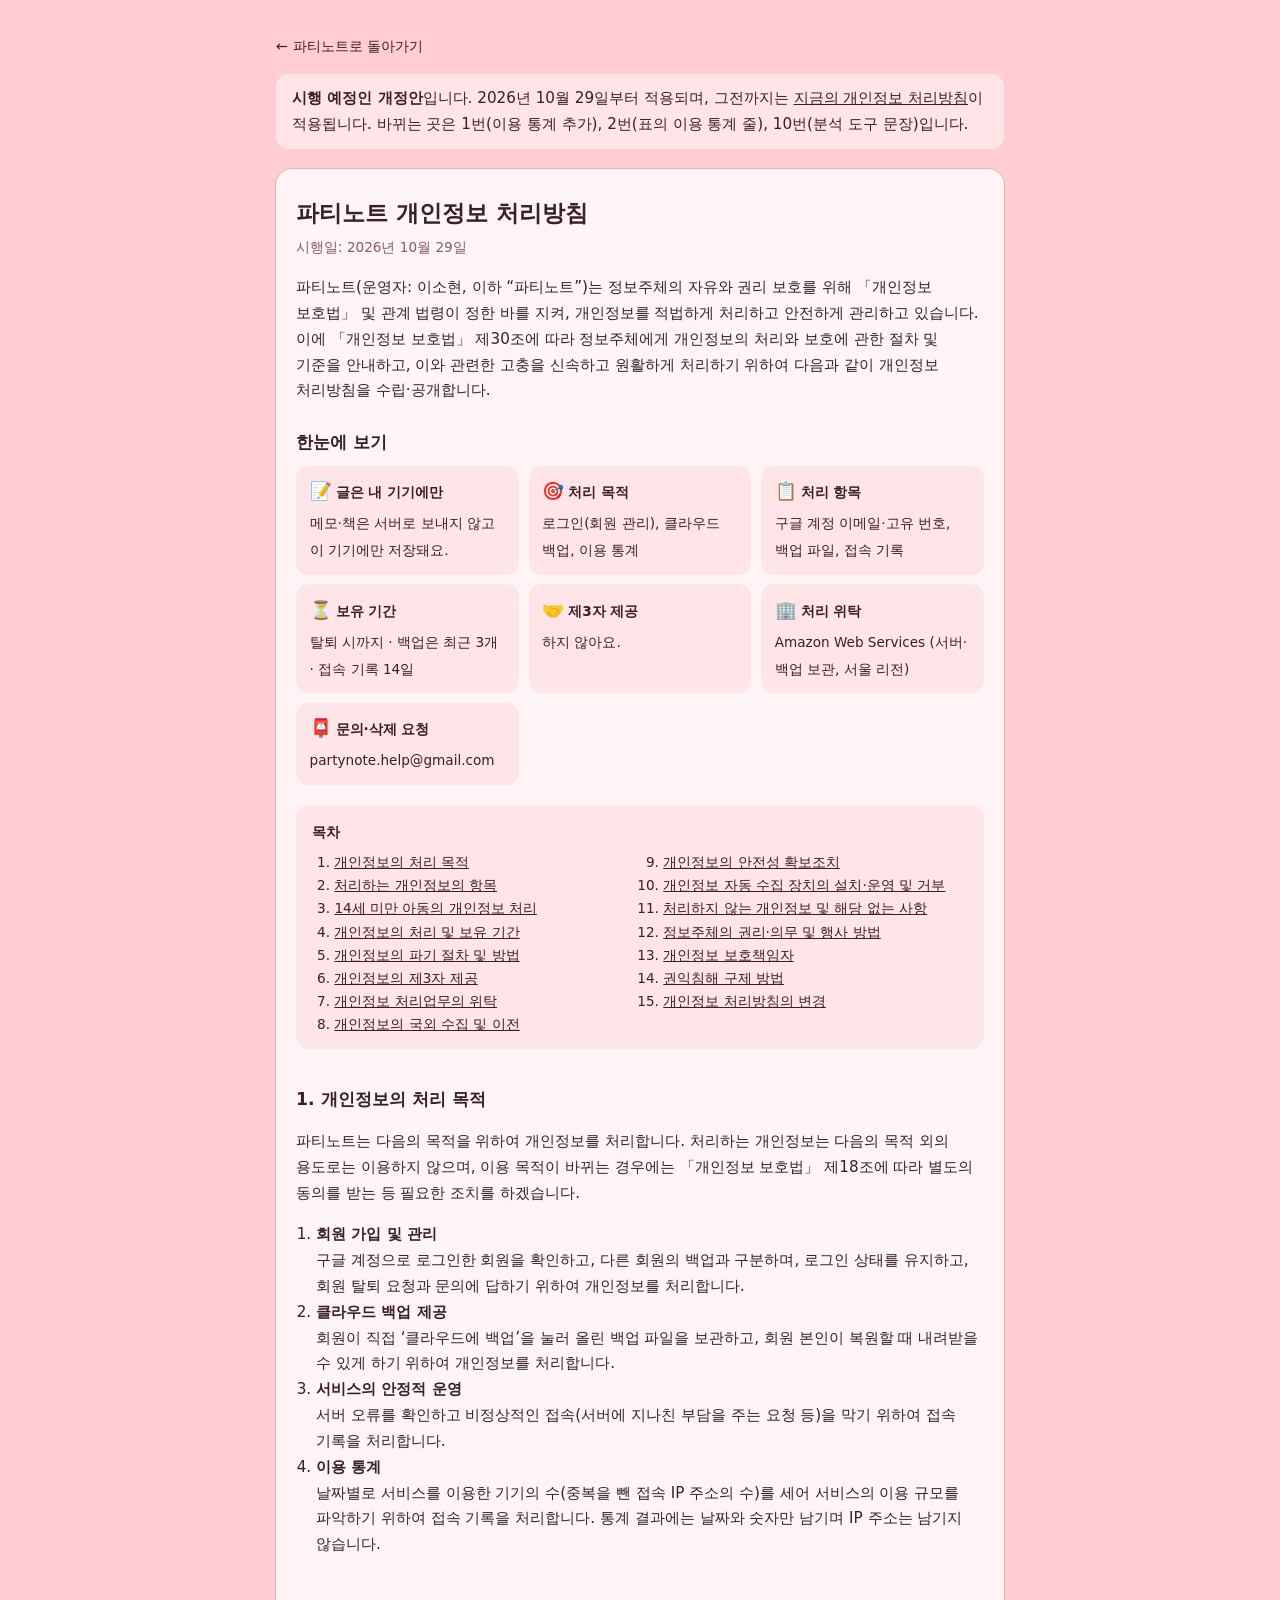
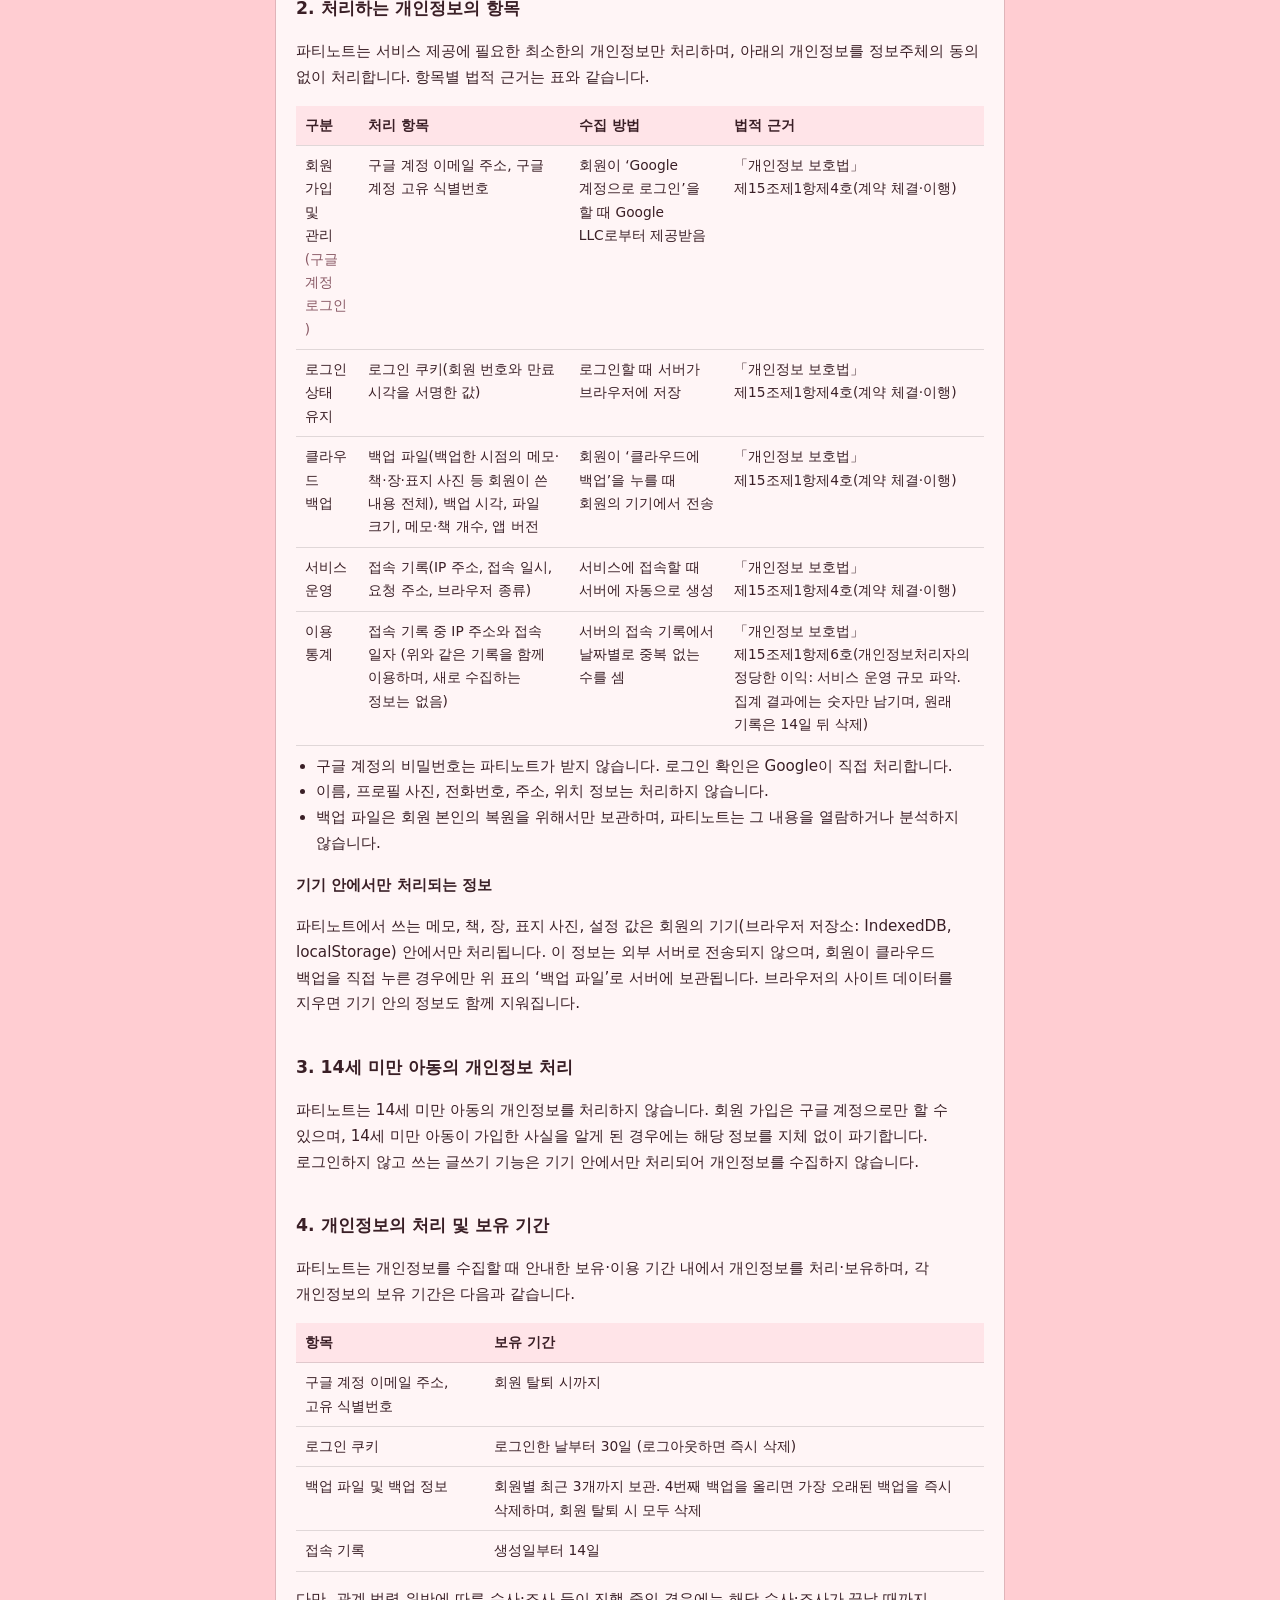
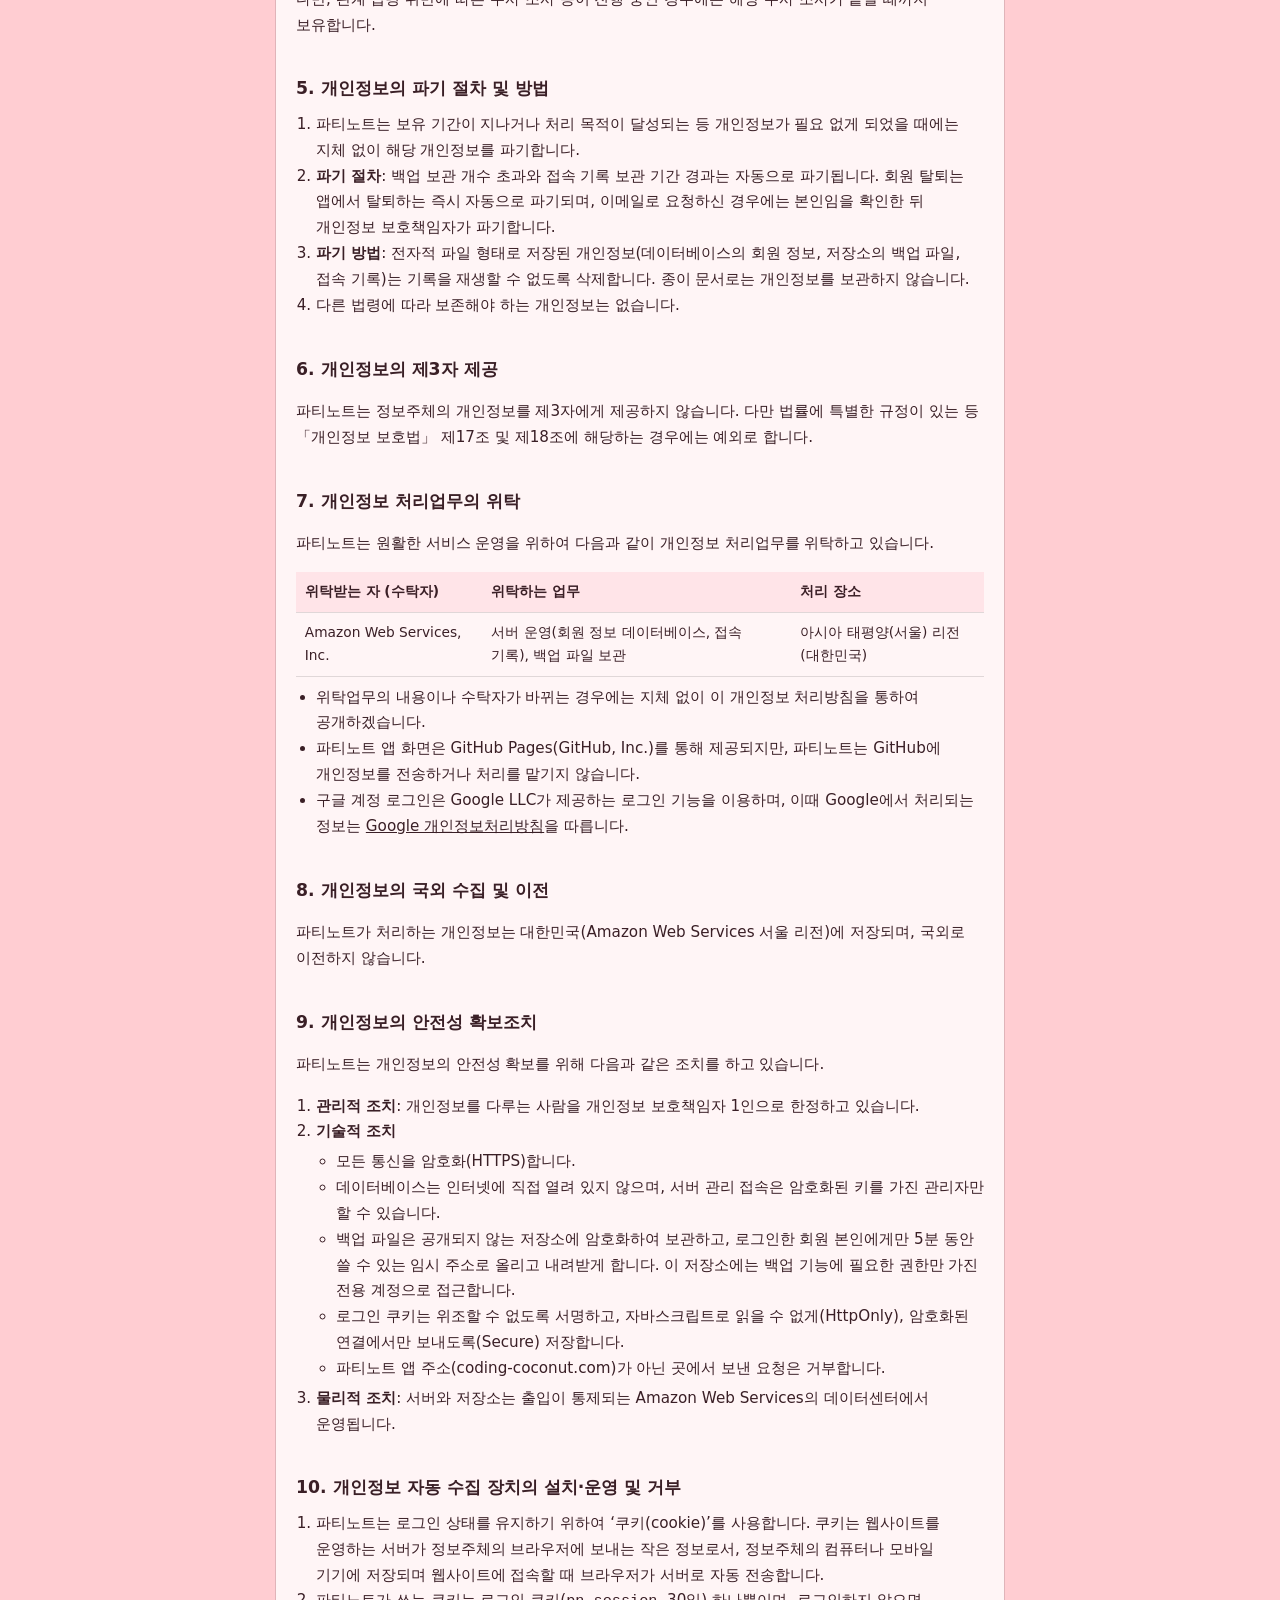
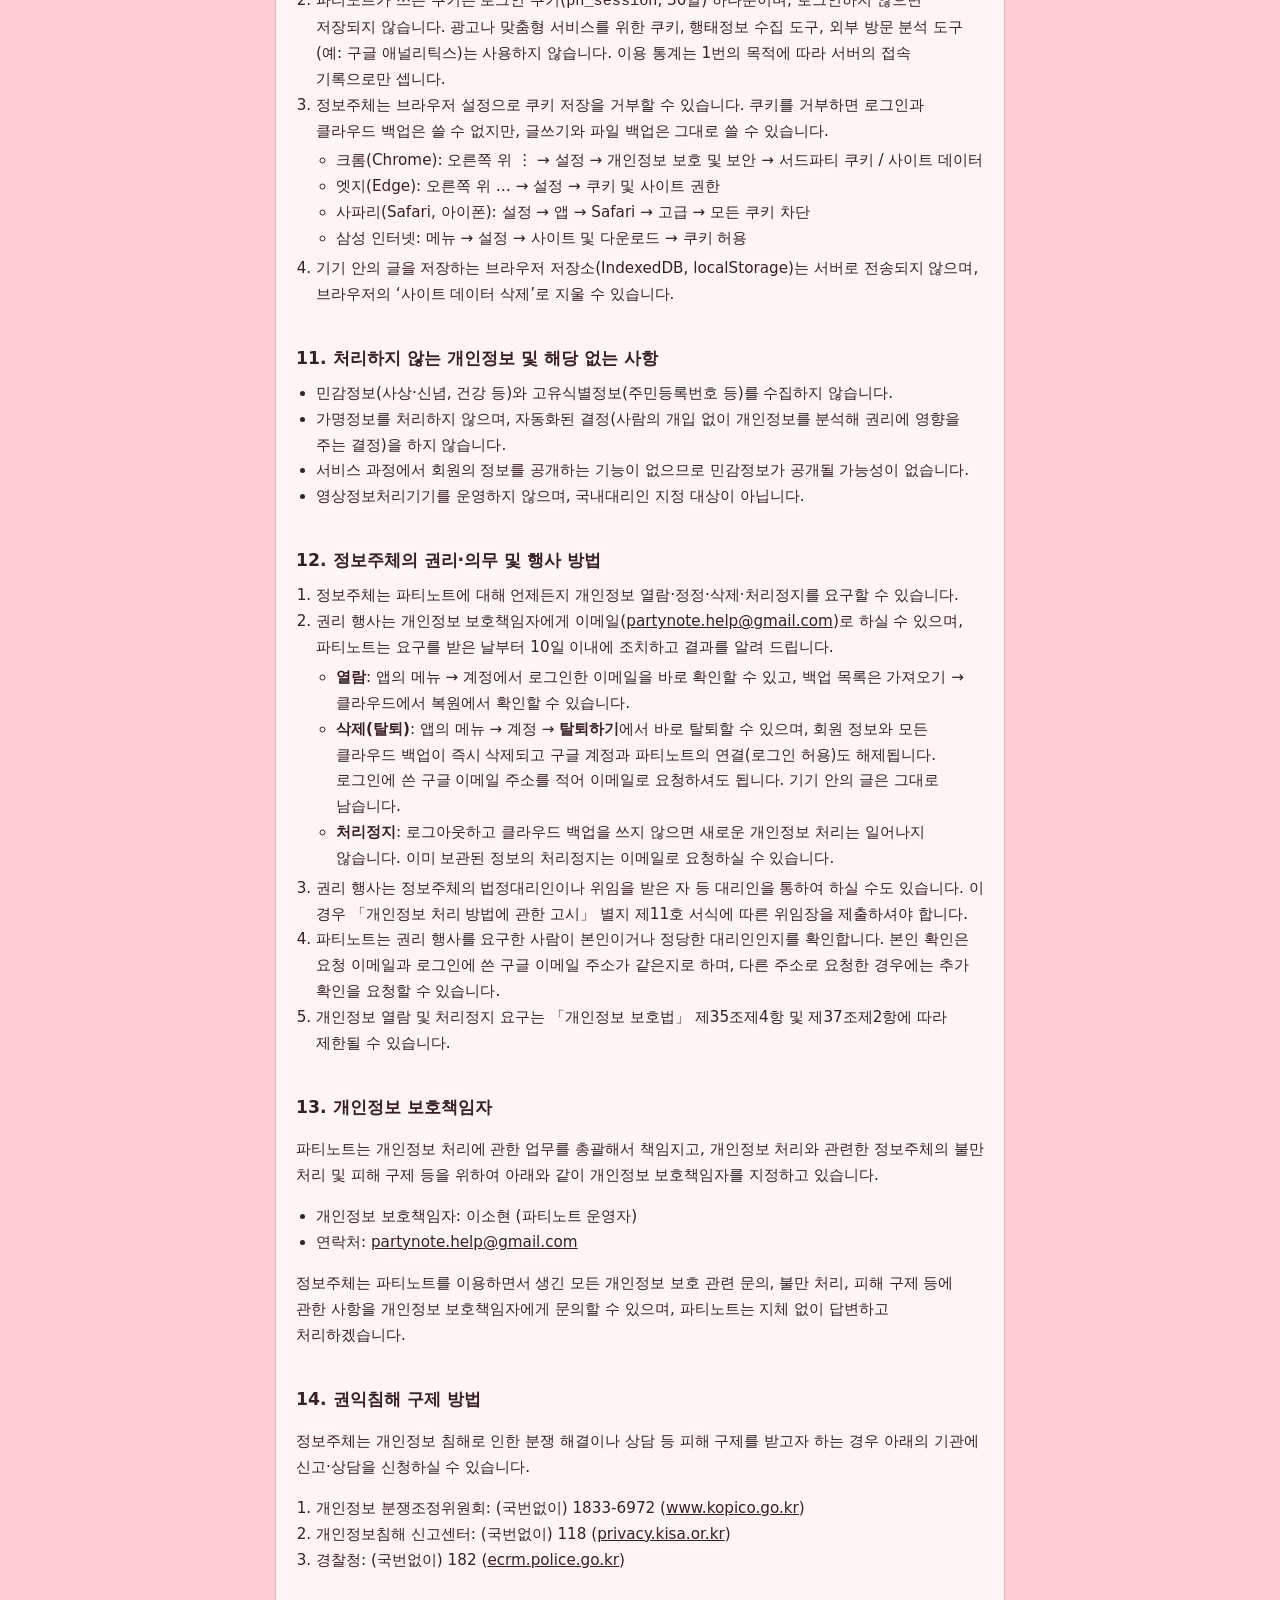
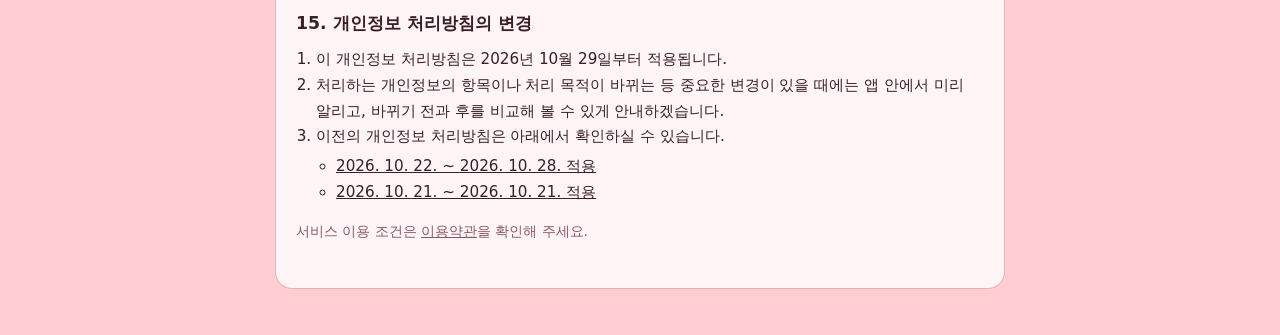
<file: privacy-20261029.html>
<!DOCTYPE html>
<html lang="ko">
<head>
    <meta charset="UTF-8">
    <meta name="viewport" content="width=device-width, initial-scale=1.0">
    <meta http-equiv="Content-Security-Policy" content="default-src 'self'; style-src 'self' 'unsafe-inline'; img-src 'self'; object-src 'none'; base-uri 'self'; form-action 'none'">
    <link rel="icon" type="image/png" href="./img/icons/favicon-32.png">
    <title>파티노트 개인정보 처리방침 개정안 (2026.10.29. 시행)</title>
    <style>
        :root { --bg: #FFCDD2; --surface: #FFF5F6; --text: #3A1F26; --sub: #8A5A66; --accent: #FF8FAB; --line: #0000001f; --soft: #FFE4E8; }
        * { box-sizing: border-box; }
        html { scroll-behavior: smooth; }
        body { margin: 0; background: var(--bg); color: var(--text); font-family: system-ui, -apple-system, 'Apple SD Gothic Neo', sans-serif; line-height: 1.7; word-break: keep-all; overflow-wrap: anywhere; }
        main { max-width: 760px; margin: 0 auto; padding: 2rem 1rem 3rem; }
        article { background: var(--surface); border-radius: 1rem; padding: 1.5rem 1.25rem 2rem; box-shadow: 0 0 0 1px var(--line); }
        h1 { font-size: 1.45rem; margin: 0 0 .25rem; }
        h2 { font-size: 1.08rem; margin: 2rem 0 .5rem; padding-top: .25rem; scroll-margin-top: 1rem; }
        h3 { font-size: .95rem; margin: 1rem 0 .35rem; }
        p, li { font-size: .95rem; }
        ul, ol { padding-left: 1.25rem; margin: .25rem 0; }
        .date { color: var(--sub); font-size: .85rem; margin: 0 0 1rem; }
        .lead { margin: 0 0 1.25rem; }
        a { color: inherit; }
        .back { display: inline-block; margin-bottom: 1rem; color: var(--text); text-decoration: none; font-size: .9rem; }
        .note { color: var(--sub); font-size: .85rem; }
        /* 표: 좁은 화면에서는 옆으로 밀어서 보기 */
        .table-wrap { overflow-x: auto; margin: .5rem 0; }
        table { width: 100%; min-width: 520px; border-collapse: collapse; font-size: .86rem; }
        th, td { text-align: left; vertical-align: top; padding: .5rem .55rem; border-bottom: 1px solid var(--line); }
        thead th { background: var(--soft); font-weight: 600; white-space: nowrap; }
        /* 좁은 화면: 표를 줄마다 카드처럼 위아래로 펼침 (칸 이름은 data-label) */
        @media (max-width: 560px) {
            table { min-width: 0; }
            thead { display: none; }
            tr { display: block; padding: .6rem .7rem; margin-bottom: .5rem; border-radius: .7rem; background: var(--soft); }
            td { display: block; border: 0; padding: .15rem 0; }
            td::before { content: attr(data-label); display: block; font-size: .75rem; font-weight: 600; color: var(--sub); }
        }
        /* 한눈에 보기 (주요 개인정보 처리 표시) */
        .labels { display: grid; grid-template-columns: repeat(auto-fill, minmax(200px, 1fr)); gap: .6rem; margin: .5rem 0 1.25rem; }
        .label { background: var(--soft); border-radius: .8rem; padding: .7rem .85rem; }
        .label b { display: block; font-size: .85rem; margin-bottom: .15rem; }
        .label span { font-size: .85rem; color: var(--text); }
        .label .icon { font-size: 1.1rem; margin-right: .25rem; }
        /* 목차 */
        nav.toc { background: var(--soft); border-radius: .8rem; padding: .8rem 1rem; margin: 0 0 .5rem; }
        nav.toc b { font-size: .9rem; }
        nav.toc ol { columns: 2; column-gap: 1.5rem; padding-left: 1.4rem; margin: .4rem 0 0; }
        nav.toc li { font-size: .85rem; break-inside: avoid; }
        @media (max-width: 520px) { nav.toc ol { columns: 1; } }
    </style>
</head>
<body>
<main>
    <a class="back" href="./">← 파티노트로 돌아가기</a>
    <p class="lead" style="background:var(--soft);border-radius:.8rem;padding:.7rem 1rem"><b>시행 예정인 개정안</b>입니다. 2026년 10월 29일부터 적용되며, 그전까지는 <a href="./privacy.html">지금의 개인정보 처리방침</a>이 적용됩니다. 바뀌는 곳은 1번(이용 통계 추가), 2번(표의 이용 통계 줄), 10번(분석 도구 문장)입니다.</p>
    <article>
        <h1>파티노트 개인정보 처리방침</h1>
        <p class="date">시행일: 2026년 10월 29일</p>

        <p class="lead">
            파티노트(운영자: 이소현, 이하 “파티노트”)는 정보주체의 자유와 권리 보호를 위해 「개인정보 보호법」 및 관계 법령이 정한 바를 지켜,
            개인정보를 적법하게 처리하고 안전하게 관리하고 있습니다.
            이에 「개인정보 보호법」 제30조에 따라 정보주체에게 개인정보의 처리와 보호에 관한 절차 및 기준을 안내하고,
            이와 관련한 고충을 신속하고 원활하게 처리하기 위하여 다음과 같이 개인정보 처리방침을 수립·공개합니다.
        </p>

        <h2 style="margin-top:0">한눈에 보기</h2>
        <div class="labels">
            <div class="label"><b><span class="icon">📝</span>글은 내 기기에만</b><span>메모·책은 서버로 보내지 않고 이 기기에만 저장돼요.</span></div>
            <div class="label"><b><span class="icon">🎯</span>처리 목적</b><span>로그인(회원 관리), 클라우드 백업, 이용 통계</span></div>
            <div class="label"><b><span class="icon">📋</span>처리 항목</b><span>구글 계정 이메일·고유 번호, 백업 파일, 접속 기록</span></div>
            <div class="label"><b><span class="icon">⏳</span>보유 기간</b><span>탈퇴 시까지 · 백업은 최근 3개 · 접속 기록 14일</span></div>
            <div class="label"><b><span class="icon">🤝</span>제3자 제공</b><span>하지 않아요.</span></div>
            <div class="label"><b><span class="icon">🏢</span>처리 위탁</b><span>Amazon Web Services (서버·백업 보관, 서울 리전)</span></div>
            <div class="label"><b><span class="icon">📮</span>문의·삭제 요청</b><span>partynote.help@gmail.com</span></div>
        </div>

        <nav class="toc" aria-label="목차">
            <b>목차</b>
            <ol>
                <li><a href="#purpose">개인정보의 처리 목적</a></li>
                <li><a href="#items">처리하는 개인정보의 항목</a></li>
                <li><a href="#children">14세 미만 아동의 개인정보 처리</a></li>
                <li><a href="#period">개인정보의 처리 및 보유 기간</a></li>
                <li><a href="#destroy">개인정보의 파기 절차 및 방법</a></li>
                <li><a href="#third">개인정보의 제3자 제공</a></li>
                <li><a href="#consign">개인정보 처리업무의 위탁</a></li>
                <li><a href="#abroad">개인정보의 국외 수집 및 이전</a></li>
                <li><a href="#safety">개인정보의 안전성 확보조치</a></li>
                <li><a href="#cookie">개인정보 자동 수집 장치의 설치·운영 및 거부</a></li>
                <li><a href="#none">처리하지 않는 개인정보 및 해당 없는 사항</a></li>
                <li><a href="#rights">정보주체의 권리·의무 및 행사 방법</a></li>
                <li><a href="#officer">개인정보 보호책임자</a></li>
                <li><a href="#remedy">권익침해 구제 방법</a></li>
                <li><a href="#change">개인정보 처리방침의 변경</a></li>
            </ol>
        </nav>

        <h2 id="purpose">1. 개인정보의 처리 목적</h2>
        <p>파티노트는 다음의 목적을 위하여 개인정보를 처리합니다. 처리하는 개인정보는 다음의 목적 외의 용도로는 이용하지 않으며, 이용 목적이 바뀌는 경우에는 「개인정보 보호법」 제18조에 따라 별도의 동의를 받는 등 필요한 조치를 하겠습니다.</p>
        <ol>
            <li><b>회원 가입 및 관리</b><br>구글 계정으로 로그인한 회원을 확인하고, 다른 회원의 백업과 구분하며, 로그인 상태를 유지하고, 회원 탈퇴 요청과 문의에 답하기 위하여 개인정보를 처리합니다.</li>
            <li><b>클라우드 백업 제공</b><br>회원이 직접 ‘클라우드에 백업’을 눌러 올린 백업 파일을 보관하고, 회원 본인이 복원할 때 내려받을 수 있게 하기 위하여 개인정보를 처리합니다.</li>
            <li><b>서비스의 안정적 운영</b><br>서버 오류를 확인하고 비정상적인 접속(서버에 지나친 부담을 주는 요청 등)을 막기 위하여 접속 기록을 처리합니다.</li>
            <li><b>이용 통계</b><br>날짜별로 서비스를 이용한 기기의 수(중복을 뺀 접속 IP 주소의 수)를 세어 서비스의 이용 규모를 파악하기 위하여 접속 기록을 처리합니다. 통계 결과에는 날짜와 숫자만 남기며 IP 주소는 남기지 않습니다.</li>
        </ol>

        <h2 id="items">2. 처리하는 개인정보의 항목</h2>
        <p>파티노트는 서비스 제공에 필요한 최소한의 개인정보만 처리하며, 아래의 개인정보를 정보주체의 동의 없이 처리합니다. 항목별 법적 근거는 표와 같습니다.</p>
        <div class="table-wrap">
            <table>
                <thead><tr><th>구분</th><th>처리 항목</th><th>수집 방법</th><th>법적 근거</th></tr></thead>
                <tbody>
                    <tr><td data-label="구분">회원 가입 및 관리<br><span class="note">(구글 계정 로그인)</span></td><td data-label="처리 항목">구글 계정 이메일 주소, 구글 계정 고유 식별번호</td><td data-label="수집 방법">회원이 ‘Google 계정으로 로그인’을 할 때 Google LLC로부터 제공받음</td><td data-label="법적 근거">「개인정보 보호법」 제15조제1항제4호(계약 체결·이행)</td></tr>
                    <tr><td data-label="구분">로그인 상태 유지</td><td data-label="처리 항목">로그인 쿠키(회원 번호와 만료 시각을 서명한 값)</td><td data-label="수집 방법">로그인할 때 서버가 브라우저에 저장</td><td data-label="법적 근거">「개인정보 보호법」 제15조제1항제4호(계약 체결·이행)</td></tr>
                    <tr><td data-label="구분">클라우드 백업</td><td data-label="처리 항목">백업 파일(백업한 시점의 메모·책·장·표지 사진 등 회원이 쓴 내용 전체), 백업 시각, 파일 크기, 메모·책 개수, 앱 버전</td><td data-label="수집 방법">회원이 ‘클라우드에 백업’을 누를 때 회원의 기기에서 전송</td><td data-label="법적 근거">「개인정보 보호법」 제15조제1항제4호(계약 체결·이행)</td></tr>
                    <tr><td data-label="구분">서비스 운영</td><td data-label="처리 항목">접속 기록(IP 주소, 접속 일시, 요청 주소, 브라우저 종류)</td><td data-label="수집 방법">서비스에 접속할 때 서버에 자동으로 생성</td><td data-label="법적 근거">「개인정보 보호법」 제15조제1항제4호(계약 체결·이행)</td></tr>
                    <tr><td data-label="구분">이용 통계</td><td data-label="처리 항목">접속 기록 중 IP 주소와 접속 일자 (위와 같은 기록을 함께 이용하며, 새로 수집하는 정보는 없음)</td><td data-label="수집 방법">서버의 접속 기록에서 날짜별로 중복 없는 수를 셈</td><td data-label="법적 근거">「개인정보 보호법」 제15조제1항제6호(개인정보처리자의 정당한 이익: 서비스 운영 규모 파악. 집계 결과에는 숫자만 남기며, 원래 기록은 14일 뒤 삭제)</td></tr>
                </tbody>
            </table>
        </div>
        <ul>
            <li>구글 계정의 비밀번호는 파티노트가 받지 않습니다. 로그인 확인은 Google이 직접 처리합니다.</li>
            <li>이름, 프로필 사진, 전화번호, 주소, 위치 정보는 처리하지 않습니다.</li>
            <li>백업 파일은 회원 본인의 복원을 위해서만 보관하며, 파티노트는 그 내용을 열람하거나 분석하지 않습니다.</li>
        </ul>
        <h3>기기 안에서만 처리되는 정보</h3>
        <p>
            파티노트에서 쓰는 메모, 책, 장, 표지 사진, 설정 값은 회원의 기기(브라우저 저장소: IndexedDB, localStorage) 안에서만 처리됩니다.
            이 정보는 외부 서버로 전송되지 않으며, 회원이 클라우드 백업을 직접 누른 경우에만 위 표의 ‘백업 파일’로 서버에 보관됩니다.
            브라우저의 사이트 데이터를 지우면 기기 안의 정보도 함께 지워집니다.
        </p>

        <h2 id="children">3. 14세 미만 아동의 개인정보 처리</h2>
        <p>파티노트는 14세 미만 아동의 개인정보를 처리하지 않습니다. 회원 가입은 구글 계정으로만 할 수 있으며, 14세 미만 아동이 가입한 사실을 알게 된 경우에는 해당 정보를 지체 없이 파기합니다. 로그인하지 않고 쓰는 글쓰기 기능은 기기 안에서만 처리되어 개인정보를 수집하지 않습니다.</p>

        <h2 id="period">4. 개인정보의 처리 및 보유 기간</h2>
        <p>파티노트는 개인정보를 수집할 때 안내한 보유·이용 기간 내에서 개인정보를 처리·보유하며, 각 개인정보의 보유 기간은 다음과 같습니다.</p>
        <div class="table-wrap">
            <table>
                <thead><tr><th>항목</th><th>보유 기간</th></tr></thead>
                <tbody>
                    <tr><td data-label="항목">구글 계정 이메일 주소, 고유 식별번호</td><td data-label="보유 기간">회원 탈퇴 시까지</td></tr>
                    <tr><td data-label="항목">로그인 쿠키</td><td data-label="보유 기간">로그인한 날부터 30일 (로그아웃하면 즉시 삭제)</td></tr>
                    <tr><td data-label="항목">백업 파일 및 백업 정보</td><td data-label="보유 기간">회원별 최근 3개까지 보관. 4번째 백업을 올리면 가장 오래된 백업을 즉시 삭제하며, 회원 탈퇴 시 모두 삭제</td></tr>
                    <tr><td data-label="항목">접속 기록</td><td data-label="보유 기간">생성일부터 14일</td></tr>
                </tbody>
            </table>
        </div>
        <p>다만, 관계 법령 위반에 따른 수사·조사 등이 진행 중인 경우에는 해당 수사·조사가 끝날 때까지 보유합니다.</p>

        <h2 id="destroy">5. 개인정보의 파기 절차 및 방법</h2>
        <ol>
            <li>파티노트는 보유 기간이 지나거나 처리 목적이 달성되는 등 개인정보가 필요 없게 되었을 때에는 지체 없이 해당 개인정보를 파기합니다.</li>
            <li><b>파기 절차</b>: 백업 보관 개수 초과와 접속 기록 보관 기간 경과는 자동으로 파기됩니다. 회원 탈퇴는 앱에서 탈퇴하는 즉시 자동으로 파기되며, 이메일로 요청하신 경우에는 본인임을 확인한 뒤 개인정보 보호책임자가 파기합니다.</li>
            <li><b>파기 방법</b>: 전자적 파일 형태로 저장된 개인정보(데이터베이스의 회원 정보, 저장소의 백업 파일, 접속 기록)는 기록을 재생할 수 없도록 삭제합니다. 종이 문서로는 개인정보를 보관하지 않습니다.</li>
            <li>다른 법령에 따라 보존해야 하는 개인정보는 없습니다.</li>
        </ol>

        <h2 id="third">6. 개인정보의 제3자 제공</h2>
        <p>파티노트는 정보주체의 개인정보를 제3자에게 제공하지 않습니다. 다만 법률에 특별한 규정이 있는 등 「개인정보 보호법」 제17조 및 제18조에 해당하는 경우에는 예외로 합니다.</p>

        <h2 id="consign">7. 개인정보 처리업무의 위탁</h2>
        <p>파티노트는 원활한 서비스 운영을 위하여 다음과 같이 개인정보 처리업무를 위탁하고 있습니다.</p>
        <div class="table-wrap">
            <table>
                <thead><tr><th>위탁받는 자 (수탁자)</th><th>위탁하는 업무</th><th>처리 장소</th></tr></thead>
                <tbody>
                    <tr><td data-label="위탁받는 자 (수탁자)">Amazon Web Services, Inc.</td><td data-label="위탁하는 업무">서버 운영(회원 정보 데이터베이스, 접속 기록), 백업 파일 보관</td><td data-label="처리 장소">아시아 태평양(서울) 리전 (대한민국)</td></tr>
                </tbody>
            </table>
        </div>
        <ul>
            <li>위탁업무의 내용이나 수탁자가 바뀌는 경우에는 지체 없이 이 개인정보 처리방침을 통하여 공개하겠습니다.</li>
            <li>파티노트 앱 화면은 GitHub Pages(GitHub, Inc.)를 통해 제공되지만, 파티노트는 GitHub에 개인정보를 전송하거나 처리를 맡기지 않습니다.</li>
            <li>구글 계정 로그인은 Google LLC가 제공하는 로그인 기능을 이용하며, 이때 Google에서 처리되는 정보는 <a href="https://policies.google.com/privacy?hl=ko" target="_blank" rel="noopener">Google 개인정보처리방침</a>을 따릅니다.</li>
        </ul>

        <h2 id="abroad">8. 개인정보의 국외 수집 및 이전</h2>
        <p>파티노트가 처리하는 개인정보는 대한민국(Amazon Web Services 서울 리전)에 저장되며, 국외로 이전하지 않습니다.</p>

        <h2 id="safety">9. 개인정보의 안전성 확보조치</h2>
        <p>파티노트는 개인정보의 안전성 확보를 위해 다음과 같은 조치를 하고 있습니다.</p>
        <ol>
            <li><b>관리적 조치</b>: 개인정보를 다루는 사람을 개인정보 보호책임자 1인으로 한정하고 있습니다.</li>
            <li><b>기술적 조치</b>
                <ul>
                    <li>모든 통신을 암호화(HTTPS)합니다.</li>
                    <li>데이터베이스는 인터넷에 직접 열려 있지 않으며, 서버 관리 접속은 암호화된 키를 가진 관리자만 할 수 있습니다.</li>
                    <li>백업 파일은 공개되지 않는 저장소에 암호화하여 보관하고, 로그인한 회원 본인에게만 5분 동안 쓸 수 있는 임시 주소로 올리고 내려받게 합니다. 이 저장소에는 백업 기능에 필요한 권한만 가진 전용 계정으로 접근합니다.</li>
                    <li>로그인 쿠키는 위조할 수 없도록 서명하고, 자바스크립트로 읽을 수 없게(HttpOnly), 암호화된 연결에서만 보내도록(Secure) 저장합니다.</li>
                    <li>파티노트 앱 주소(coding-coconut.com)가 아닌 곳에서 보낸 요청은 거부합니다.</li>
                </ul>
            </li>
            <li><b>물리적 조치</b>: 서버와 저장소는 출입이 통제되는 Amazon Web Services의 데이터센터에서 운영됩니다.</li>
        </ol>

        <h2 id="cookie">10. 개인정보 자동 수집 장치의 설치·운영 및 거부</h2>
        <ol>
            <li>파티노트는 로그인 상태를 유지하기 위하여 ‘쿠키(cookie)’를 사용합니다. 쿠키는 웹사이트를 운영하는 서버가 정보주체의 브라우저에 보내는 작은 정보로서, 정보주체의 컴퓨터나 모바일 기기에 저장되며 웹사이트에 접속할 때 브라우저가 서버로 자동 전송합니다.</li>
            <li>파티노트가 쓰는 쿠키는 로그인 쿠키(<code>pn_session</code>, 30일) 하나뿐이며, 로그인하지 않으면 저장되지 않습니다. 광고나 맞춤형 서비스를 위한 쿠키, 행태정보 수집 도구, 외부 방문 분석 도구(예: 구글 애널리틱스)는 사용하지 않습니다. 이용 통계는 1번의 목적에 따라 서버의 접속 기록으로만 셉니다.</li>
            <li>정보주체는 브라우저 설정으로 쿠키 저장을 거부할 수 있습니다. 쿠키를 거부하면 로그인과 클라우드 백업은 쓸 수 없지만, 글쓰기와 파일 백업은 그대로 쓸 수 있습니다.
                <ul>
                    <li>크롬(Chrome): 오른쪽 위 ⋮ → 설정 → 개인정보 보호 및 보안 → 서드파티 쿠키 / 사이트 데이터</li>
                    <li>엣지(Edge): 오른쪽 위 … → 설정 → 쿠키 및 사이트 권한</li>
                    <li>사파리(Safari, 아이폰): 설정 → 앱 → Safari → 고급 → 모든 쿠키 차단</li>
                    <li>삼성 인터넷: 메뉴 → 설정 → 사이트 및 다운로드 → 쿠키 허용</li>
                </ul>
            </li>
            <li>기기 안의 글을 저장하는 브라우저 저장소(IndexedDB, localStorage)는 서버로 전송되지 않으며, 브라우저의 ‘사이트 데이터 삭제’로 지울 수 있습니다.</li>
        </ol>

        <h2 id="none">11. 처리하지 않는 개인정보 및 해당 없는 사항</h2>
        <ul>
            <li>민감정보(사상·신념, 건강 등)와 고유식별정보(주민등록번호 등)를 수집하지 않습니다.</li>
            <li>가명정보를 처리하지 않으며, 자동화된 결정(사람의 개입 없이 개인정보를 분석해 권리에 영향을 주는 결정)을 하지 않습니다.</li>
            <li>서비스 과정에서 회원의 정보를 공개하는 기능이 없으므로 민감정보가 공개될 가능성이 없습니다.</li>
            <li>영상정보처리기기를 운영하지 않으며, 국내대리인 지정 대상이 아닙니다.</li>
        </ul>

        <h2 id="rights">12. 정보주체의 권리·의무 및 행사 방법</h2>
        <ol>
            <li>정보주체는 파티노트에 대해 언제든지 개인정보 열람·정정·삭제·처리정지를 요구할 수 있습니다.</li>
            <li>권리 행사는 개인정보 보호책임자에게 이메일(<a href="mailto:partynote.help@gmail.com">partynote.help@gmail.com</a>)로 하실 수 있으며, 파티노트는 요구를 받은 날부터 10일 이내에 조치하고 결과를 알려 드립니다.
                <ul>
                    <li><b>열람</b>: 앱의 메뉴 → 계정에서 로그인한 이메일을 바로 확인할 수 있고, 백업 목록은 가져오기 → 클라우드에서 복원에서 확인할 수 있습니다.</li>
                    <li><b>삭제(탈퇴)</b>: 앱의 메뉴 → 계정 → <b>탈퇴하기</b>에서 바로 탈퇴할 수 있으며, 회원 정보와 모든 클라우드 백업이 즉시 삭제되고 구글 계정과 파티노트의 연결(로그인 허용)도 해제됩니다. 로그인에 쓴 구글 이메일 주소를 적어 이메일로 요청하셔도 됩니다. 기기 안의 글은 그대로 남습니다.</li>
                    <li><b>처리정지</b>: 로그아웃하고 클라우드 백업을 쓰지 않으면 새로운 개인정보 처리는 일어나지 않습니다. 이미 보관된 정보의 처리정지는 이메일로 요청하실 수 있습니다.</li>
                </ul>
            </li>
            <li>권리 행사는 정보주체의 법정대리인이나 위임을 받은 자 등 대리인을 통하여 하실 수도 있습니다. 이 경우 「개인정보 처리 방법에 관한 고시」 별지 제11호 서식에 따른 위임장을 제출하셔야 합니다.</li>
            <li>파티노트는 권리 행사를 요구한 사람이 본인이거나 정당한 대리인인지를 확인합니다. 본인 확인은 요청 이메일과 로그인에 쓴 구글 이메일 주소가 같은지로 하며, 다른 주소로 요청한 경우에는 추가 확인을 요청할 수 있습니다.</li>
            <li>개인정보 열람 및 처리정지 요구는 「개인정보 보호법」 제35조제4항 및 제37조제2항에 따라 제한될 수 있습니다.</li>
        </ol>

        <h2 id="officer">13. 개인정보 보호책임자</h2>
        <p>파티노트는 개인정보 처리에 관한 업무를 총괄해서 책임지고, 개인정보 처리와 관련한 정보주체의 불만 처리 및 피해 구제 등을 위하여 아래와 같이 개인정보 보호책임자를 지정하고 있습니다.</p>
        <ul>
            <li>개인정보 보호책임자: 이소현 (파티노트 운영자)</li>
            <li>연락처: <a href="mailto:partynote.help@gmail.com">partynote.help@gmail.com</a></li>
        </ul>
        <p>정보주체는 파티노트를 이용하면서 생긴 모든 개인정보 보호 관련 문의, 불만 처리, 피해 구제 등에 관한 사항을 개인정보 보호책임자에게 문의할 수 있으며, 파티노트는 지체 없이 답변하고 처리하겠습니다.</p>

        <h2 id="remedy">14. 권익침해 구제 방법</h2>
        <p>정보주체는 개인정보 침해로 인한 분쟁 해결이나 상담 등 피해 구제를 받고자 하는 경우 아래의 기관에 신고·상담을 신청하실 수 있습니다.</p>
        <ol>
            <li>개인정보 분쟁조정위원회: (국번없이) 1833-6972 (<a href="https://www.kopico.go.kr" target="_blank" rel="noopener">www.kopico.go.kr</a>)</li>
            <li>개인정보침해 신고센터: (국번없이) 118 (<a href="https://privacy.kisa.or.kr" target="_blank" rel="noopener">privacy.kisa.or.kr</a>)</li>
            <li>경찰청: (국번없이) 182 (<a href="https://ecrm.police.go.kr" target="_blank" rel="noopener">ecrm.police.go.kr</a>)</li>
        </ol>

        <h2 id="change">15. 개인정보 처리방침의 변경</h2>
        <ol>
            <li>이 개인정보 처리방침은 2026년 10월 29일부터 적용됩니다.</li>
            <li>처리하는 개인정보의 항목이나 처리 목적이 바뀌는 등 중요한 변경이 있을 때에는 앱 안에서 미리 알리고, 바뀌기 전과 후를 비교해 볼 수 있게 안내하겠습니다.</li>
            <li>이전의 개인정보 처리방침은 아래에서 확인하실 수 있습니다.
                <ul>
                    <li><a href="./privacy-20261022.html">2026. 10. 22. ~ 2026. 10. 28. 적용</a></li>
                    <li><a href="./privacy-20261021.html">2026. 10. 21. ~ 2026. 10. 21. 적용</a></li>
                </ul>
            </li>
        </ol>
        <p class="note">서비스 이용 조건은 <a href="./terms.html">이용약관</a>을 확인해 주세요.</p>
    </article>
</main>
</body>
</html>
</file>
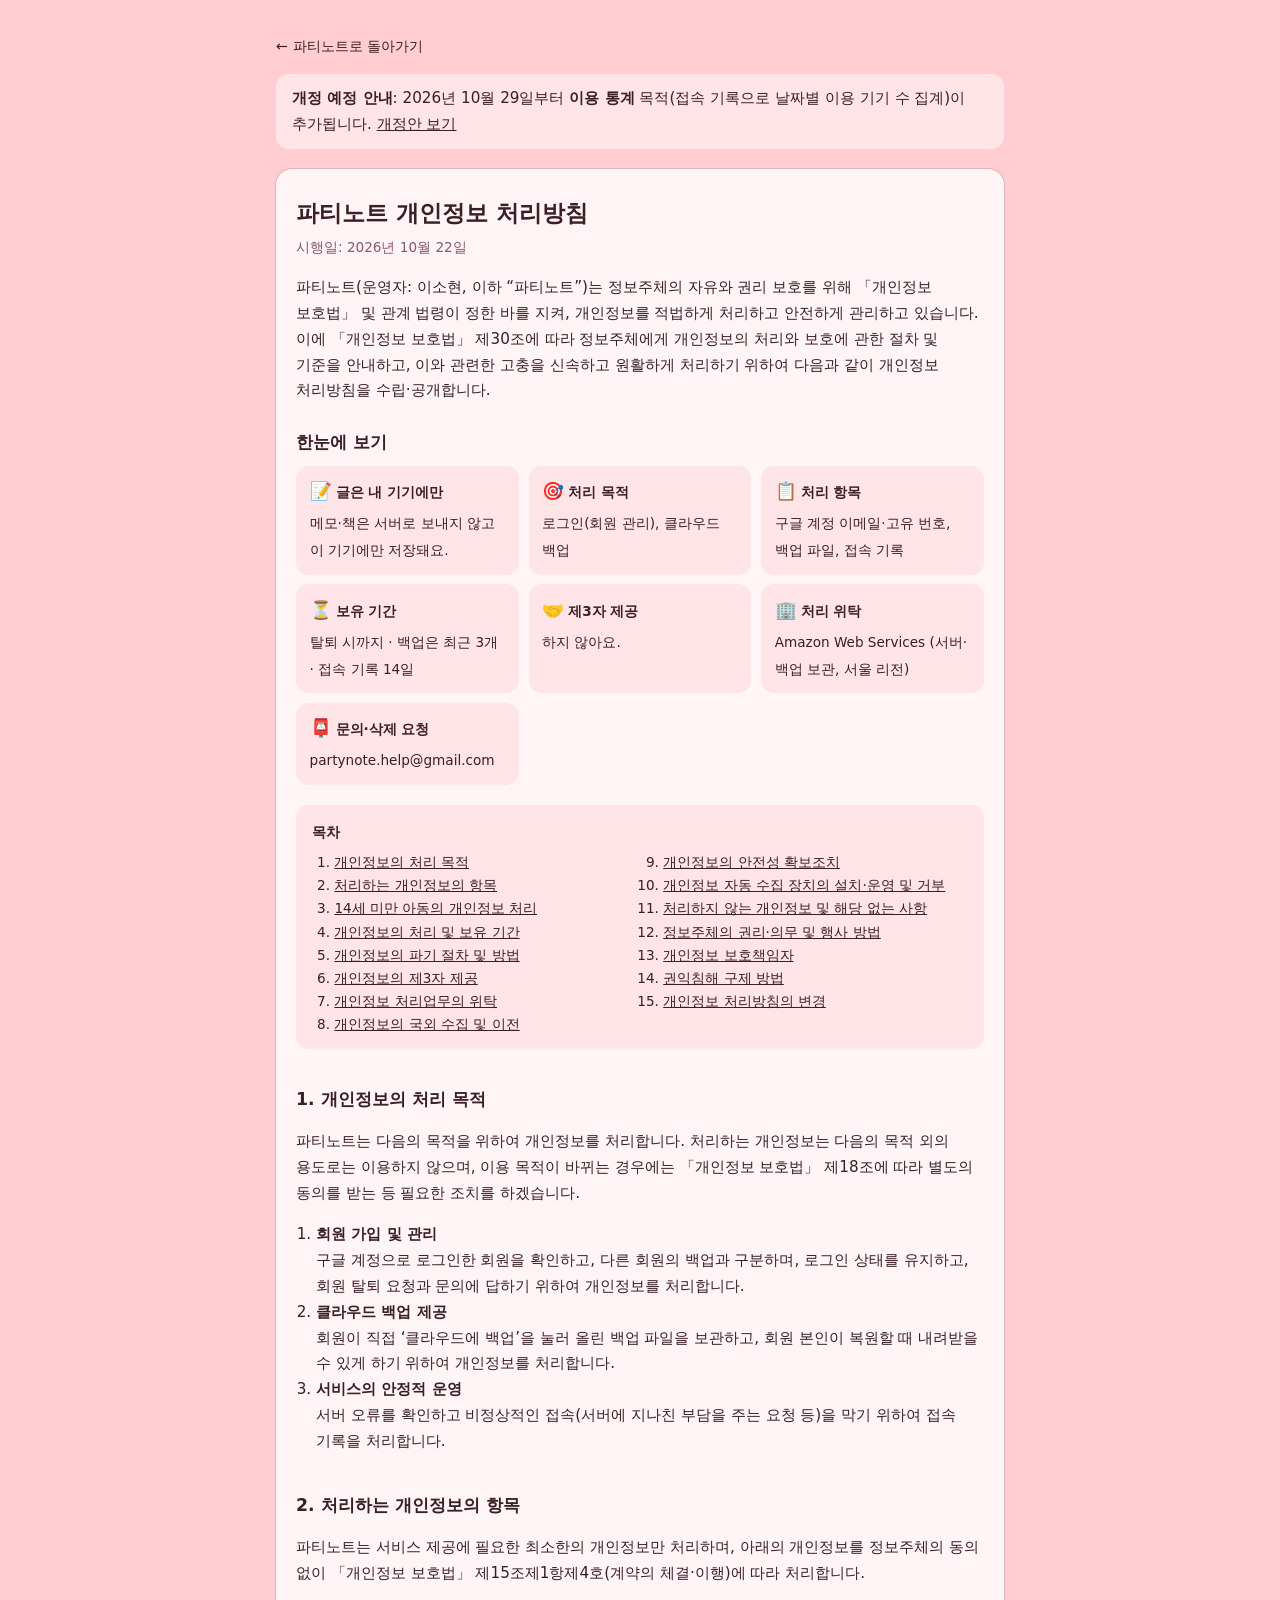
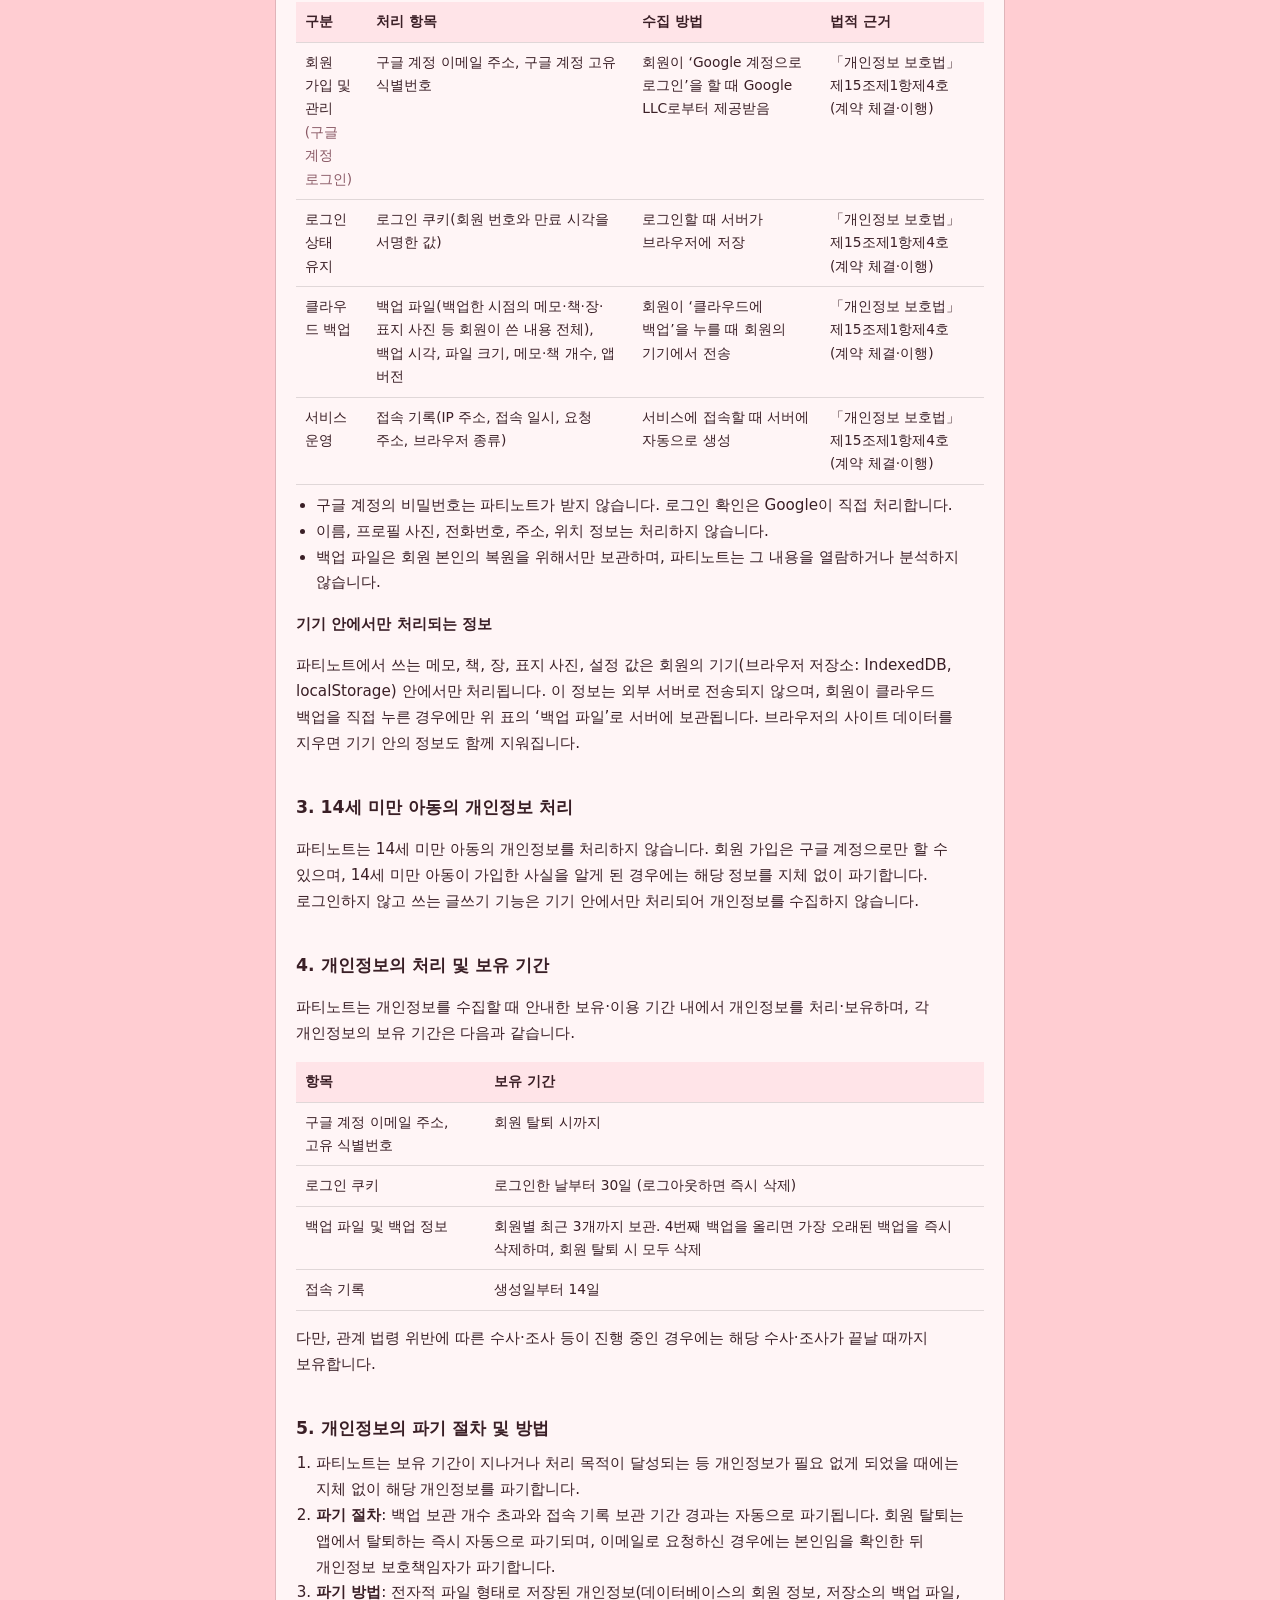
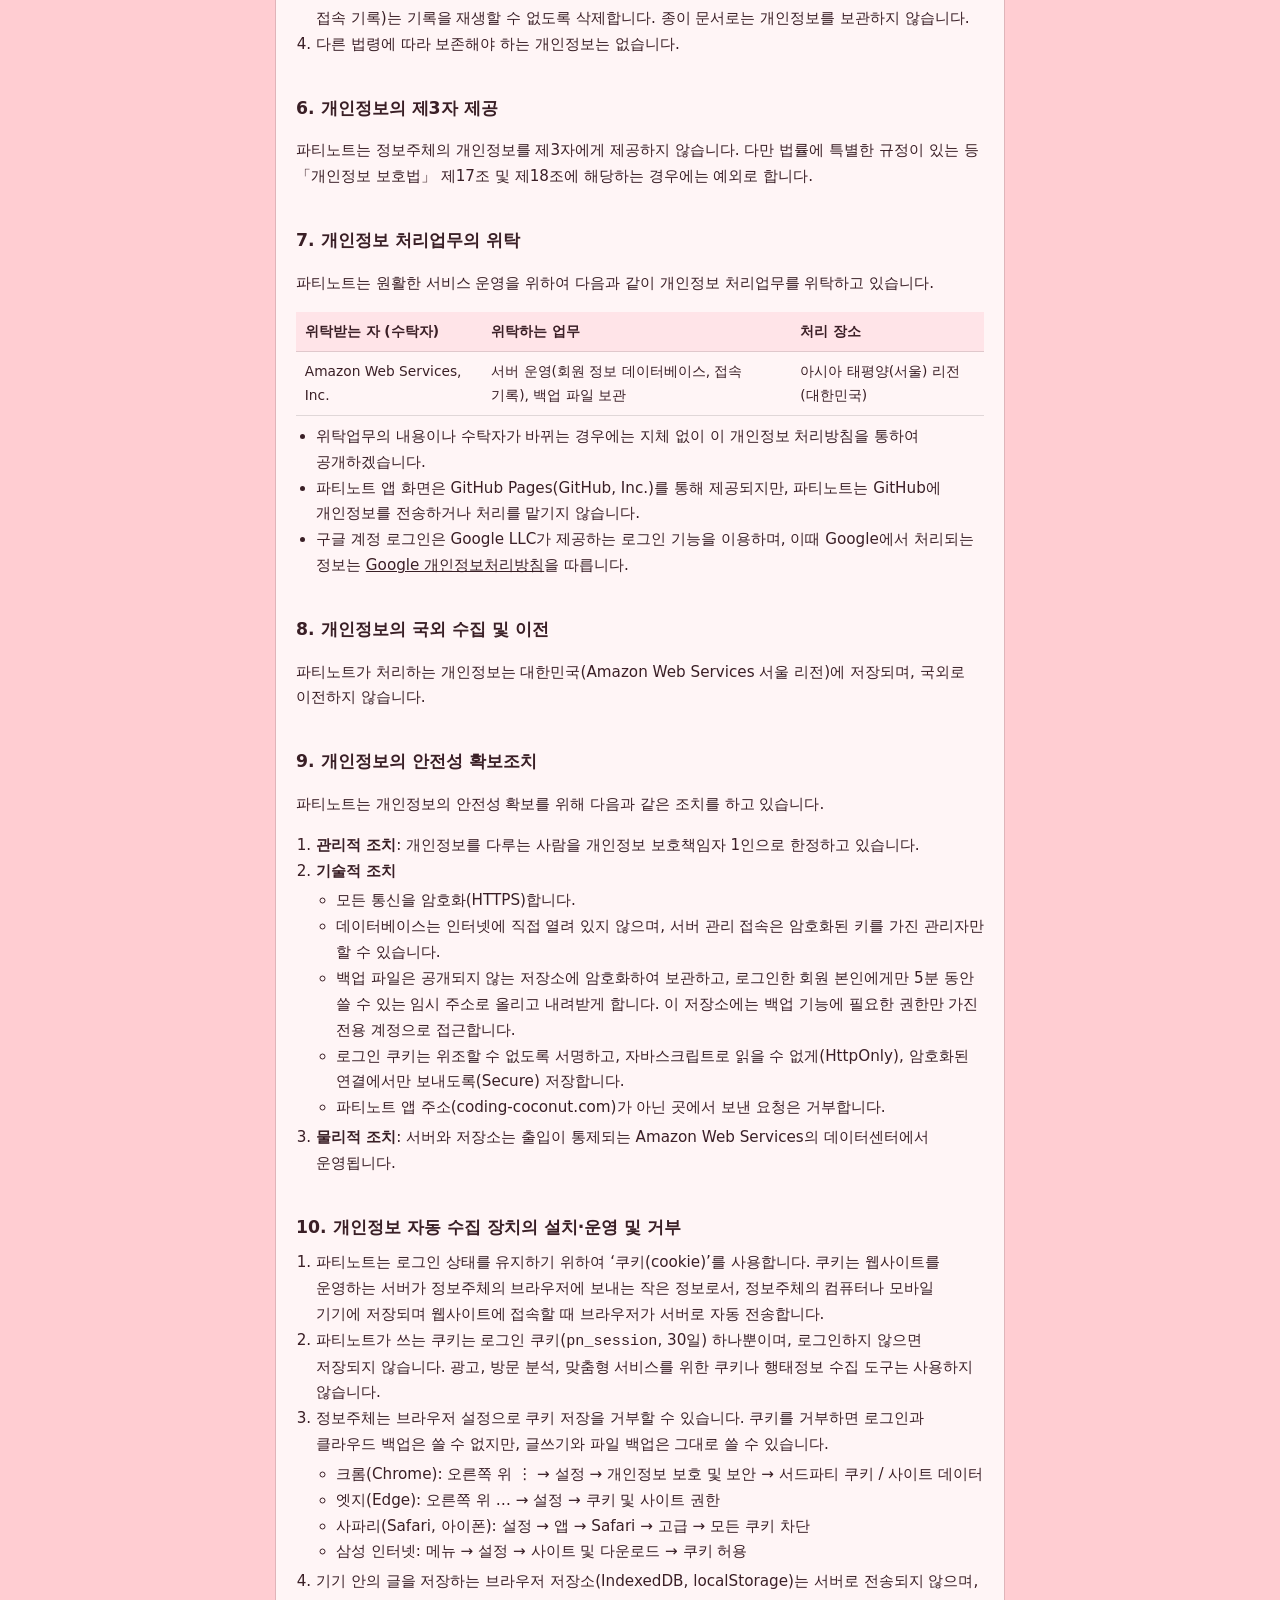
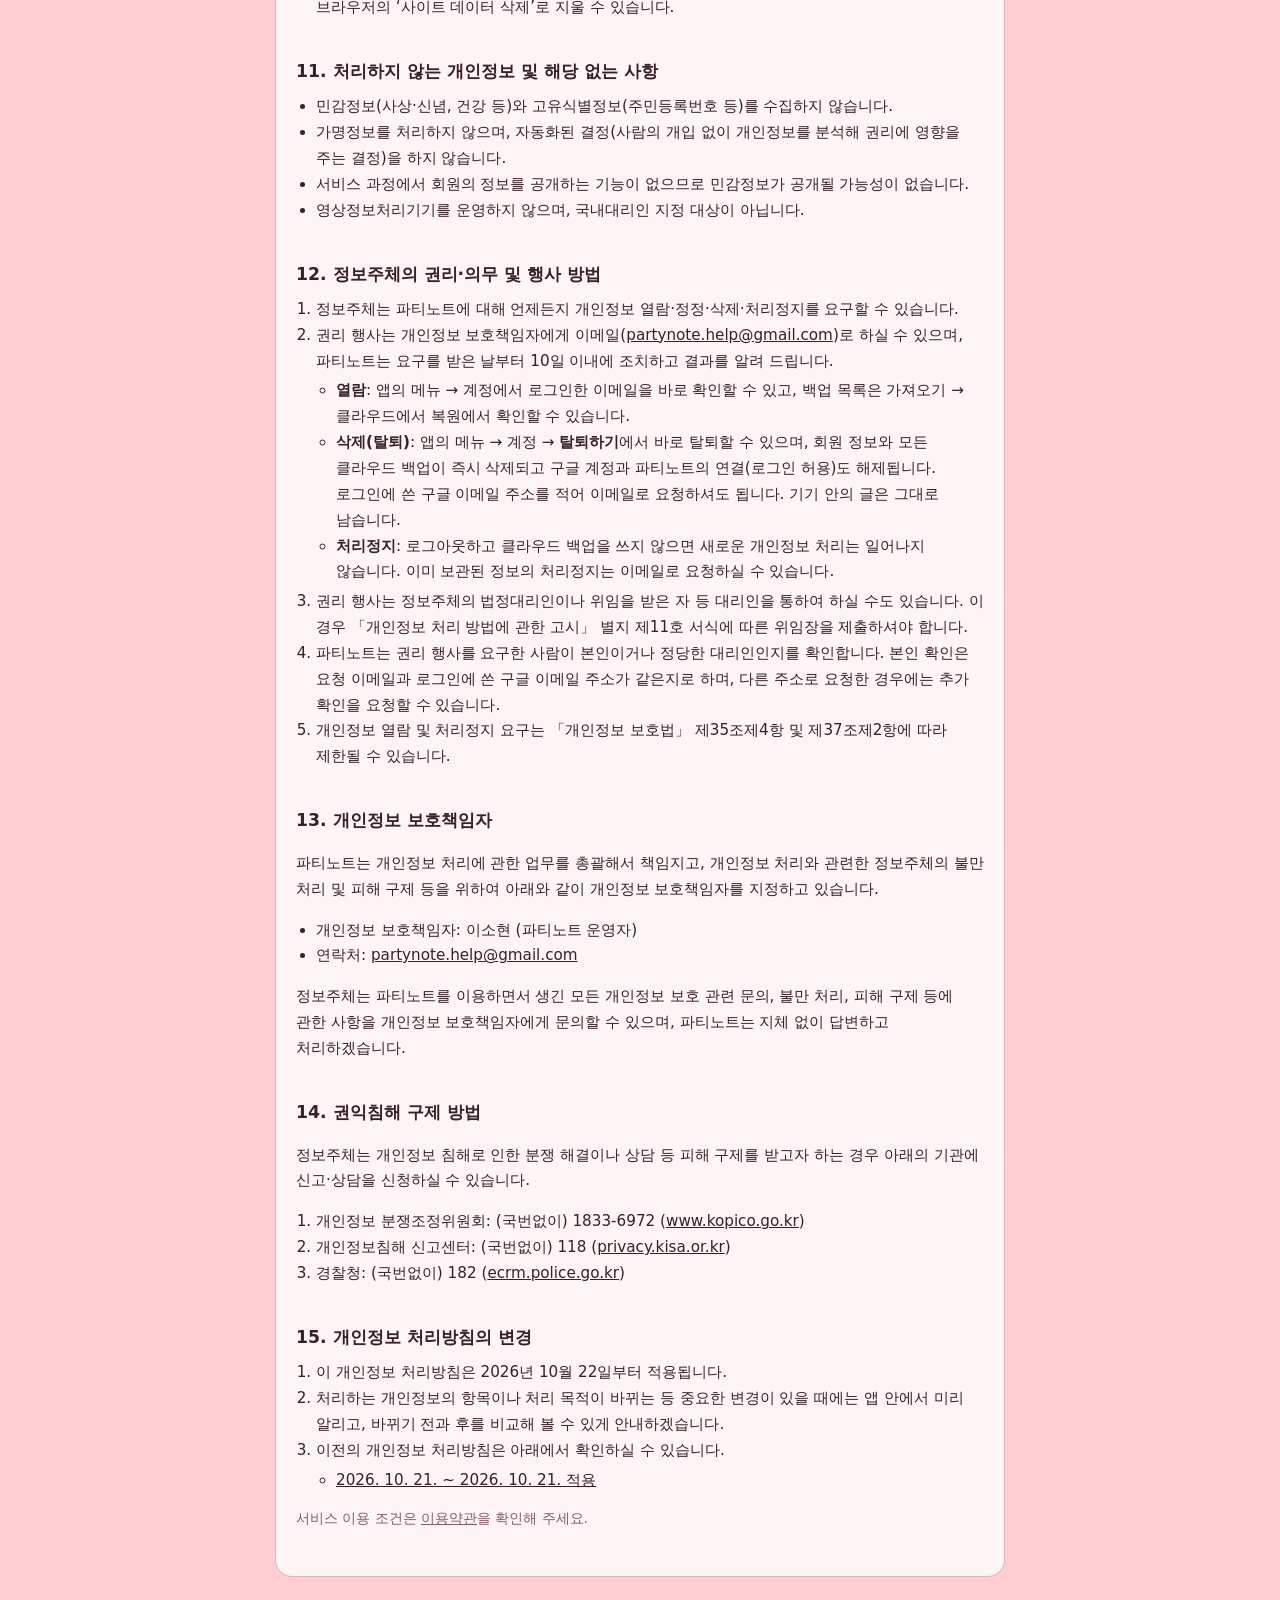
<file: privacy.html>
<!DOCTYPE html>
<html lang="ko">
<head>
    <meta charset="UTF-8">
    <meta name="viewport" content="width=device-width, initial-scale=1.0">
    <meta http-equiv="Content-Security-Policy" content="default-src 'self'; style-src 'self' 'unsafe-inline'; img-src 'self'; object-src 'none'; base-uri 'self'; form-action 'none'">
    <link rel="icon" type="image/png" href="./img/icons/favicon-32.png">
    <title>파티노트 개인정보 처리방침</title>
    <style>
        :root { --bg: #FFCDD2; --surface: #FFF5F6; --text: #3A1F26; --sub: #8A5A66; --accent: #FF8FAB; --line: #0000001f; --soft: #FFE4E8; }
        * { box-sizing: border-box; }
        html { scroll-behavior: smooth; }
        body { margin: 0; background: var(--bg); color: var(--text); font-family: system-ui, -apple-system, 'Apple SD Gothic Neo', sans-serif; line-height: 1.7; word-break: keep-all; overflow-wrap: anywhere; }
        main { max-width: 760px; margin: 0 auto; padding: 2rem 1rem 3rem; }
        article { background: var(--surface); border-radius: 1rem; padding: 1.5rem 1.25rem 2rem; box-shadow: 0 0 0 1px var(--line); }
        h1 { font-size: 1.45rem; margin: 0 0 .25rem; }
        h2 { font-size: 1.08rem; margin: 2rem 0 .5rem; padding-top: .25rem; scroll-margin-top: 1rem; }
        h3 { font-size: .95rem; margin: 1rem 0 .35rem; }
        p, li { font-size: .95rem; }
        ul, ol { padding-left: 1.25rem; margin: .25rem 0; }
        .date { color: var(--sub); font-size: .85rem; margin: 0 0 1rem; }
        .lead { margin: 0 0 1.25rem; }
        a { color: inherit; }
        .back { display: inline-block; margin-bottom: 1rem; color: var(--text); text-decoration: none; font-size: .9rem; }
        .note { color: var(--sub); font-size: .85rem; }
        /* 표: 좁은 화면에서는 옆으로 밀어서 보기 */
        .table-wrap { overflow-x: auto; margin: .5rem 0; }
        table { width: 100%; min-width: 520px; border-collapse: collapse; font-size: .86rem; }
        th, td { text-align: left; vertical-align: top; padding: .5rem .55rem; border-bottom: 1px solid var(--line); }
        thead th { background: var(--soft); font-weight: 600; white-space: nowrap; }
        /* 좁은 화면: 표를 줄마다 카드처럼 위아래로 펼침 (칸 이름은 data-label) */
        @media (max-width: 560px) {
            table { min-width: 0; }
            thead { display: none; }
            tr { display: block; padding: .6rem .7rem; margin-bottom: .5rem; border-radius: .7rem; background: var(--soft); }
            td { display: block; border: 0; padding: .15rem 0; }
            td::before { content: attr(data-label); display: block; font-size: .75rem; font-weight: 600; color: var(--sub); }
        }
        /* 한눈에 보기 (주요 개인정보 처리 표시) */
        .labels { display: grid; grid-template-columns: repeat(auto-fill, minmax(200px, 1fr)); gap: .6rem; margin: .5rem 0 1.25rem; }
        .label { background: var(--soft); border-radius: .8rem; padding: .7rem .85rem; }
        .label b { display: block; font-size: .85rem; margin-bottom: .15rem; }
        .label span { font-size: .85rem; color: var(--text); }
        .label .icon { font-size: 1.1rem; margin-right: .25rem; }
        /* 목차 */
        nav.toc { background: var(--soft); border-radius: .8rem; padding: .8rem 1rem; margin: 0 0 .5rem; }
        nav.toc b { font-size: .9rem; }
        nav.toc ol { columns: 2; column-gap: 1.5rem; padding-left: 1.4rem; margin: .4rem 0 0; }
        nav.toc li { font-size: .85rem; break-inside: avoid; }
        @media (max-width: 520px) { nav.toc ol { columns: 1; } }
    </style>
</head>
<body>
<main>
    <a class="back" href="./">← 파티노트로 돌아가기</a>
    <p class="lead" style="background:var(--soft);border-radius:.8rem;padding:.7rem 1rem"><b>개정 예정 안내</b>: 2026년 10월 29일부터 <b>이용 통계</b> 목적(접속 기록으로 날짜별 이용 기기 수 집계)이 추가됩니다. <a href="./privacy-20261029.html">개정안 보기</a></p>
    <article>
        <h1>파티노트 개인정보 처리방침</h1>
        <p class="date">시행일: 2026년 10월 22일</p>

        <p class="lead">
            파티노트(운영자: 이소현, 이하 “파티노트”)는 정보주체의 자유와 권리 보호를 위해 「개인정보 보호법」 및 관계 법령이 정한 바를 지켜,
            개인정보를 적법하게 처리하고 안전하게 관리하고 있습니다.
            이에 「개인정보 보호법」 제30조에 따라 정보주체에게 개인정보의 처리와 보호에 관한 절차 및 기준을 안내하고,
            이와 관련한 고충을 신속하고 원활하게 처리하기 위하여 다음과 같이 개인정보 처리방침을 수립·공개합니다.
        </p>

        <h2 style="margin-top:0">한눈에 보기</h2>
        <div class="labels">
            <div class="label"><b><span class="icon">📝</span>글은 내 기기에만</b><span>메모·책은 서버로 보내지 않고 이 기기에만 저장돼요.</span></div>
            <div class="label"><b><span class="icon">🎯</span>처리 목적</b><span>로그인(회원 관리), 클라우드 백업</span></div>
            <div class="label"><b><span class="icon">📋</span>처리 항목</b><span>구글 계정 이메일·고유 번호, 백업 파일, 접속 기록</span></div>
            <div class="label"><b><span class="icon">⏳</span>보유 기간</b><span>탈퇴 시까지 · 백업은 최근 3개 · 접속 기록 14일</span></div>
            <div class="label"><b><span class="icon">🤝</span>제3자 제공</b><span>하지 않아요.</span></div>
            <div class="label"><b><span class="icon">🏢</span>처리 위탁</b><span>Amazon Web Services (서버·백업 보관, 서울 리전)</span></div>
            <div class="label"><b><span class="icon">📮</span>문의·삭제 요청</b><span>partynote.help@gmail.com</span></div>
        </div>

        <nav class="toc" aria-label="목차">
            <b>목차</b>
            <ol>
                <li><a href="#purpose">개인정보의 처리 목적</a></li>
                <li><a href="#items">처리하는 개인정보의 항목</a></li>
                <li><a href="#children">14세 미만 아동의 개인정보 처리</a></li>
                <li><a href="#period">개인정보의 처리 및 보유 기간</a></li>
                <li><a href="#destroy">개인정보의 파기 절차 및 방법</a></li>
                <li><a href="#third">개인정보의 제3자 제공</a></li>
                <li><a href="#consign">개인정보 처리업무의 위탁</a></li>
                <li><a href="#abroad">개인정보의 국외 수집 및 이전</a></li>
                <li><a href="#safety">개인정보의 안전성 확보조치</a></li>
                <li><a href="#cookie">개인정보 자동 수집 장치의 설치·운영 및 거부</a></li>
                <li><a href="#none">처리하지 않는 개인정보 및 해당 없는 사항</a></li>
                <li><a href="#rights">정보주체의 권리·의무 및 행사 방법</a></li>
                <li><a href="#officer">개인정보 보호책임자</a></li>
                <li><a href="#remedy">권익침해 구제 방법</a></li>
                <li><a href="#change">개인정보 처리방침의 변경</a></li>
            </ol>
        </nav>

        <h2 id="purpose">1. 개인정보의 처리 목적</h2>
        <p>파티노트는 다음의 목적을 위하여 개인정보를 처리합니다. 처리하는 개인정보는 다음의 목적 외의 용도로는 이용하지 않으며, 이용 목적이 바뀌는 경우에는 「개인정보 보호법」 제18조에 따라 별도의 동의를 받는 등 필요한 조치를 하겠습니다.</p>
        <ol>
            <li><b>회원 가입 및 관리</b><br>구글 계정으로 로그인한 회원을 확인하고, 다른 회원의 백업과 구분하며, 로그인 상태를 유지하고, 회원 탈퇴 요청과 문의에 답하기 위하여 개인정보를 처리합니다.</li>
            <li><b>클라우드 백업 제공</b><br>회원이 직접 ‘클라우드에 백업’을 눌러 올린 백업 파일을 보관하고, 회원 본인이 복원할 때 내려받을 수 있게 하기 위하여 개인정보를 처리합니다.</li>
            <li><b>서비스의 안정적 운영</b><br>서버 오류를 확인하고 비정상적인 접속(서버에 지나친 부담을 주는 요청 등)을 막기 위하여 접속 기록을 처리합니다.</li>
        </ol>

        <h2 id="items">2. 처리하는 개인정보의 항목</h2>
        <p>파티노트는 서비스 제공에 필요한 최소한의 개인정보만 처리하며, 아래의 개인정보를 정보주체의 동의 없이 「개인정보 보호법」 제15조제1항제4호(계약의 체결·이행)에 따라 처리합니다.</p>
        <div class="table-wrap">
            <table>
                <thead><tr><th>구분</th><th>처리 항목</th><th>수집 방법</th><th>법적 근거</th></tr></thead>
                <tbody>
                    <tr><td data-label="구분">회원 가입 및 관리<br><span class="note">(구글 계정 로그인)</span></td><td data-label="처리 항목">구글 계정 이메일 주소, 구글 계정 고유 식별번호</td><td data-label="수집 방법">회원이 ‘Google 계정으로 로그인’을 할 때 Google LLC로부터 제공받음</td><td data-label="법적 근거">「개인정보 보호법」 제15조제1항제4호(계약 체결·이행)</td></tr>
                    <tr><td data-label="구분">로그인 상태 유지</td><td data-label="처리 항목">로그인 쿠키(회원 번호와 만료 시각을 서명한 값)</td><td data-label="수집 방법">로그인할 때 서버가 브라우저에 저장</td><td data-label="법적 근거">「개인정보 보호법」 제15조제1항제4호(계약 체결·이행)</td></tr>
                    <tr><td data-label="구분">클라우드 백업</td><td data-label="처리 항목">백업 파일(백업한 시점의 메모·책·장·표지 사진 등 회원이 쓴 내용 전체), 백업 시각, 파일 크기, 메모·책 개수, 앱 버전</td><td data-label="수집 방법">회원이 ‘클라우드에 백업’을 누를 때 회원의 기기에서 전송</td><td data-label="법적 근거">「개인정보 보호법」 제15조제1항제4호(계약 체결·이행)</td></tr>
                    <tr><td data-label="구분">서비스 운영</td><td data-label="처리 항목">접속 기록(IP 주소, 접속 일시, 요청 주소, 브라우저 종류)</td><td data-label="수집 방법">서비스에 접속할 때 서버에 자동으로 생성</td><td data-label="법적 근거">「개인정보 보호법」 제15조제1항제4호(계약 체결·이행)</td></tr>
                </tbody>
            </table>
        </div>
        <ul>
            <li>구글 계정의 비밀번호는 파티노트가 받지 않습니다. 로그인 확인은 Google이 직접 처리합니다.</li>
            <li>이름, 프로필 사진, 전화번호, 주소, 위치 정보는 처리하지 않습니다.</li>
            <li>백업 파일은 회원 본인의 복원을 위해서만 보관하며, 파티노트는 그 내용을 열람하거나 분석하지 않습니다.</li>
        </ul>
        <h3>기기 안에서만 처리되는 정보</h3>
        <p>
            파티노트에서 쓰는 메모, 책, 장, 표지 사진, 설정 값은 회원의 기기(브라우저 저장소: IndexedDB, localStorage) 안에서만 처리됩니다.
            이 정보는 외부 서버로 전송되지 않으며, 회원이 클라우드 백업을 직접 누른 경우에만 위 표의 ‘백업 파일’로 서버에 보관됩니다.
            브라우저의 사이트 데이터를 지우면 기기 안의 정보도 함께 지워집니다.
        </p>

        <h2 id="children">3. 14세 미만 아동의 개인정보 처리</h2>
        <p>파티노트는 14세 미만 아동의 개인정보를 처리하지 않습니다. 회원 가입은 구글 계정으로만 할 수 있으며, 14세 미만 아동이 가입한 사실을 알게 된 경우에는 해당 정보를 지체 없이 파기합니다. 로그인하지 않고 쓰는 글쓰기 기능은 기기 안에서만 처리되어 개인정보를 수집하지 않습니다.</p>

        <h2 id="period">4. 개인정보의 처리 및 보유 기간</h2>
        <p>파티노트는 개인정보를 수집할 때 안내한 보유·이용 기간 내에서 개인정보를 처리·보유하며, 각 개인정보의 보유 기간은 다음과 같습니다.</p>
        <div class="table-wrap">
            <table>
                <thead><tr><th>항목</th><th>보유 기간</th></tr></thead>
                <tbody>
                    <tr><td data-label="항목">구글 계정 이메일 주소, 고유 식별번호</td><td data-label="보유 기간">회원 탈퇴 시까지</td></tr>
                    <tr><td data-label="항목">로그인 쿠키</td><td data-label="보유 기간">로그인한 날부터 30일 (로그아웃하면 즉시 삭제)</td></tr>
                    <tr><td data-label="항목">백업 파일 및 백업 정보</td><td data-label="보유 기간">회원별 최근 3개까지 보관. 4번째 백업을 올리면 가장 오래된 백업을 즉시 삭제하며, 회원 탈퇴 시 모두 삭제</td></tr>
                    <tr><td data-label="항목">접속 기록</td><td data-label="보유 기간">생성일부터 14일</td></tr>
                </tbody>
            </table>
        </div>
        <p>다만, 관계 법령 위반에 따른 수사·조사 등이 진행 중인 경우에는 해당 수사·조사가 끝날 때까지 보유합니다.</p>

        <h2 id="destroy">5. 개인정보의 파기 절차 및 방법</h2>
        <ol>
            <li>파티노트는 보유 기간이 지나거나 처리 목적이 달성되는 등 개인정보가 필요 없게 되었을 때에는 지체 없이 해당 개인정보를 파기합니다.</li>
            <li><b>파기 절차</b>: 백업 보관 개수 초과와 접속 기록 보관 기간 경과는 자동으로 파기됩니다. 회원 탈퇴는 앱에서 탈퇴하는 즉시 자동으로 파기되며, 이메일로 요청하신 경우에는 본인임을 확인한 뒤 개인정보 보호책임자가 파기합니다.</li>
            <li><b>파기 방법</b>: 전자적 파일 형태로 저장된 개인정보(데이터베이스의 회원 정보, 저장소의 백업 파일, 접속 기록)는 기록을 재생할 수 없도록 삭제합니다. 종이 문서로는 개인정보를 보관하지 않습니다.</li>
            <li>다른 법령에 따라 보존해야 하는 개인정보는 없습니다.</li>
        </ol>

        <h2 id="third">6. 개인정보의 제3자 제공</h2>
        <p>파티노트는 정보주체의 개인정보를 제3자에게 제공하지 않습니다. 다만 법률에 특별한 규정이 있는 등 「개인정보 보호법」 제17조 및 제18조에 해당하는 경우에는 예외로 합니다.</p>

        <h2 id="consign">7. 개인정보 처리업무의 위탁</h2>
        <p>파티노트는 원활한 서비스 운영을 위하여 다음과 같이 개인정보 처리업무를 위탁하고 있습니다.</p>
        <div class="table-wrap">
            <table>
                <thead><tr><th>위탁받는 자 (수탁자)</th><th>위탁하는 업무</th><th>처리 장소</th></tr></thead>
                <tbody>
                    <tr><td data-label="위탁받는 자 (수탁자)">Amazon Web Services, Inc.</td><td data-label="위탁하는 업무">서버 운영(회원 정보 데이터베이스, 접속 기록), 백업 파일 보관</td><td data-label="처리 장소">아시아 태평양(서울) 리전 (대한민국)</td></tr>
                </tbody>
            </table>
        </div>
        <ul>
            <li>위탁업무의 내용이나 수탁자가 바뀌는 경우에는 지체 없이 이 개인정보 처리방침을 통하여 공개하겠습니다.</li>
            <li>파티노트 앱 화면은 GitHub Pages(GitHub, Inc.)를 통해 제공되지만, 파티노트는 GitHub에 개인정보를 전송하거나 처리를 맡기지 않습니다.</li>
            <li>구글 계정 로그인은 Google LLC가 제공하는 로그인 기능을 이용하며, 이때 Google에서 처리되는 정보는 <a href="https://policies.google.com/privacy?hl=ko" target="_blank" rel="noopener">Google 개인정보처리방침</a>을 따릅니다.</li>
        </ul>

        <h2 id="abroad">8. 개인정보의 국외 수집 및 이전</h2>
        <p>파티노트가 처리하는 개인정보는 대한민국(Amazon Web Services 서울 리전)에 저장되며, 국외로 이전하지 않습니다.</p>

        <h2 id="safety">9. 개인정보의 안전성 확보조치</h2>
        <p>파티노트는 개인정보의 안전성 확보를 위해 다음과 같은 조치를 하고 있습니다.</p>
        <ol>
            <li><b>관리적 조치</b>: 개인정보를 다루는 사람을 개인정보 보호책임자 1인으로 한정하고 있습니다.</li>
            <li><b>기술적 조치</b>
                <ul>
                    <li>모든 통신을 암호화(HTTPS)합니다.</li>
                    <li>데이터베이스는 인터넷에 직접 열려 있지 않으며, 서버 관리 접속은 암호화된 키를 가진 관리자만 할 수 있습니다.</li>
                    <li>백업 파일은 공개되지 않는 저장소에 암호화하여 보관하고, 로그인한 회원 본인에게만 5분 동안 쓸 수 있는 임시 주소로 올리고 내려받게 합니다. 이 저장소에는 백업 기능에 필요한 권한만 가진 전용 계정으로 접근합니다.</li>
                    <li>로그인 쿠키는 위조할 수 없도록 서명하고, 자바스크립트로 읽을 수 없게(HttpOnly), 암호화된 연결에서만 보내도록(Secure) 저장합니다.</li>
                    <li>파티노트 앱 주소(coding-coconut.com)가 아닌 곳에서 보낸 요청은 거부합니다.</li>
                </ul>
            </li>
            <li><b>물리적 조치</b>: 서버와 저장소는 출입이 통제되는 Amazon Web Services의 데이터센터에서 운영됩니다.</li>
        </ol>

        <h2 id="cookie">10. 개인정보 자동 수집 장치의 설치·운영 및 거부</h2>
        <ol>
            <li>파티노트는 로그인 상태를 유지하기 위하여 ‘쿠키(cookie)’를 사용합니다. 쿠키는 웹사이트를 운영하는 서버가 정보주체의 브라우저에 보내는 작은 정보로서, 정보주체의 컴퓨터나 모바일 기기에 저장되며 웹사이트에 접속할 때 브라우저가 서버로 자동 전송합니다.</li>
            <li>파티노트가 쓰는 쿠키는 로그인 쿠키(<code>pn_session</code>, 30일) 하나뿐이며, 로그인하지 않으면 저장되지 않습니다. 광고, 방문 분석, 맞춤형 서비스를 위한 쿠키나 행태정보 수집 도구는 사용하지 않습니다.</li>
            <li>정보주체는 브라우저 설정으로 쿠키 저장을 거부할 수 있습니다. 쿠키를 거부하면 로그인과 클라우드 백업은 쓸 수 없지만, 글쓰기와 파일 백업은 그대로 쓸 수 있습니다.
                <ul>
                    <li>크롬(Chrome): 오른쪽 위 ⋮ → 설정 → 개인정보 보호 및 보안 → 서드파티 쿠키 / 사이트 데이터</li>
                    <li>엣지(Edge): 오른쪽 위 … → 설정 → 쿠키 및 사이트 권한</li>
                    <li>사파리(Safari, 아이폰): 설정 → 앱 → Safari → 고급 → 모든 쿠키 차단</li>
                    <li>삼성 인터넷: 메뉴 → 설정 → 사이트 및 다운로드 → 쿠키 허용</li>
                </ul>
            </li>
            <li>기기 안의 글을 저장하는 브라우저 저장소(IndexedDB, localStorage)는 서버로 전송되지 않으며, 브라우저의 ‘사이트 데이터 삭제’로 지울 수 있습니다.</li>
        </ol>

        <h2 id="none">11. 처리하지 않는 개인정보 및 해당 없는 사항</h2>
        <ul>
            <li>민감정보(사상·신념, 건강 등)와 고유식별정보(주민등록번호 등)를 수집하지 않습니다.</li>
            <li>가명정보를 처리하지 않으며, 자동화된 결정(사람의 개입 없이 개인정보를 분석해 권리에 영향을 주는 결정)을 하지 않습니다.</li>
            <li>서비스 과정에서 회원의 정보를 공개하는 기능이 없으므로 민감정보가 공개될 가능성이 없습니다.</li>
            <li>영상정보처리기기를 운영하지 않으며, 국내대리인 지정 대상이 아닙니다.</li>
        </ul>

        <h2 id="rights">12. 정보주체의 권리·의무 및 행사 방법</h2>
        <ol>
            <li>정보주체는 파티노트에 대해 언제든지 개인정보 열람·정정·삭제·처리정지를 요구할 수 있습니다.</li>
            <li>권리 행사는 개인정보 보호책임자에게 이메일(<a href="mailto:partynote.help@gmail.com">partynote.help@gmail.com</a>)로 하실 수 있으며, 파티노트는 요구를 받은 날부터 10일 이내에 조치하고 결과를 알려 드립니다.
                <ul>
                    <li><b>열람</b>: 앱의 메뉴 → 계정에서 로그인한 이메일을 바로 확인할 수 있고, 백업 목록은 가져오기 → 클라우드에서 복원에서 확인할 수 있습니다.</li>
                    <li><b>삭제(탈퇴)</b>: 앱의 메뉴 → 계정 → <b>탈퇴하기</b>에서 바로 탈퇴할 수 있으며, 회원 정보와 모든 클라우드 백업이 즉시 삭제되고 구글 계정과 파티노트의 연결(로그인 허용)도 해제됩니다. 로그인에 쓴 구글 이메일 주소를 적어 이메일로 요청하셔도 됩니다. 기기 안의 글은 그대로 남습니다.</li>
                    <li><b>처리정지</b>: 로그아웃하고 클라우드 백업을 쓰지 않으면 새로운 개인정보 처리는 일어나지 않습니다. 이미 보관된 정보의 처리정지는 이메일로 요청하실 수 있습니다.</li>
                </ul>
            </li>
            <li>권리 행사는 정보주체의 법정대리인이나 위임을 받은 자 등 대리인을 통하여 하실 수도 있습니다. 이 경우 「개인정보 처리 방법에 관한 고시」 별지 제11호 서식에 따른 위임장을 제출하셔야 합니다.</li>
            <li>파티노트는 권리 행사를 요구한 사람이 본인이거나 정당한 대리인인지를 확인합니다. 본인 확인은 요청 이메일과 로그인에 쓴 구글 이메일 주소가 같은지로 하며, 다른 주소로 요청한 경우에는 추가 확인을 요청할 수 있습니다.</li>
            <li>개인정보 열람 및 처리정지 요구는 「개인정보 보호법」 제35조제4항 및 제37조제2항에 따라 제한될 수 있습니다.</li>
        </ol>

        <h2 id="officer">13. 개인정보 보호책임자</h2>
        <p>파티노트는 개인정보 처리에 관한 업무를 총괄해서 책임지고, 개인정보 처리와 관련한 정보주체의 불만 처리 및 피해 구제 등을 위하여 아래와 같이 개인정보 보호책임자를 지정하고 있습니다.</p>
        <ul>
            <li>개인정보 보호책임자: 이소현 (파티노트 운영자)</li>
            <li>연락처: <a href="mailto:partynote.help@gmail.com">partynote.help@gmail.com</a></li>
        </ul>
        <p>정보주체는 파티노트를 이용하면서 생긴 모든 개인정보 보호 관련 문의, 불만 처리, 피해 구제 등에 관한 사항을 개인정보 보호책임자에게 문의할 수 있으며, 파티노트는 지체 없이 답변하고 처리하겠습니다.</p>

        <h2 id="remedy">14. 권익침해 구제 방법</h2>
        <p>정보주체는 개인정보 침해로 인한 분쟁 해결이나 상담 등 피해 구제를 받고자 하는 경우 아래의 기관에 신고·상담을 신청하실 수 있습니다.</p>
        <ol>
            <li>개인정보 분쟁조정위원회: (국번없이) 1833-6972 (<a href="https://www.kopico.go.kr" target="_blank" rel="noopener">www.kopico.go.kr</a>)</li>
            <li>개인정보침해 신고센터: (국번없이) 118 (<a href="https://privacy.kisa.or.kr" target="_blank" rel="noopener">privacy.kisa.or.kr</a>)</li>
            <li>경찰청: (국번없이) 182 (<a href="https://ecrm.police.go.kr" target="_blank" rel="noopener">ecrm.police.go.kr</a>)</li>
        </ol>

        <h2 id="change">15. 개인정보 처리방침의 변경</h2>
        <ol>
            <li>이 개인정보 처리방침은 2026년 10월 22일부터 적용됩니다.</li>
            <li>처리하는 개인정보의 항목이나 처리 목적이 바뀌는 등 중요한 변경이 있을 때에는 앱 안에서 미리 알리고, 바뀌기 전과 후를 비교해 볼 수 있게 안내하겠습니다.</li>
            <li>이전의 개인정보 처리방침은 아래에서 확인하실 수 있습니다.
                <ul>
                    <li><a href="./privacy-20261021.html">2026. 10. 21. ~ 2026. 10. 21. 적용</a></li>
                </ul>
            </li>
        </ol>
        <p class="note">서비스 이용 조건은 <a href="./terms.html">이용약관</a>을 확인해 주세요.</p>
    </article>
</main>
</body>
</html>
</file>
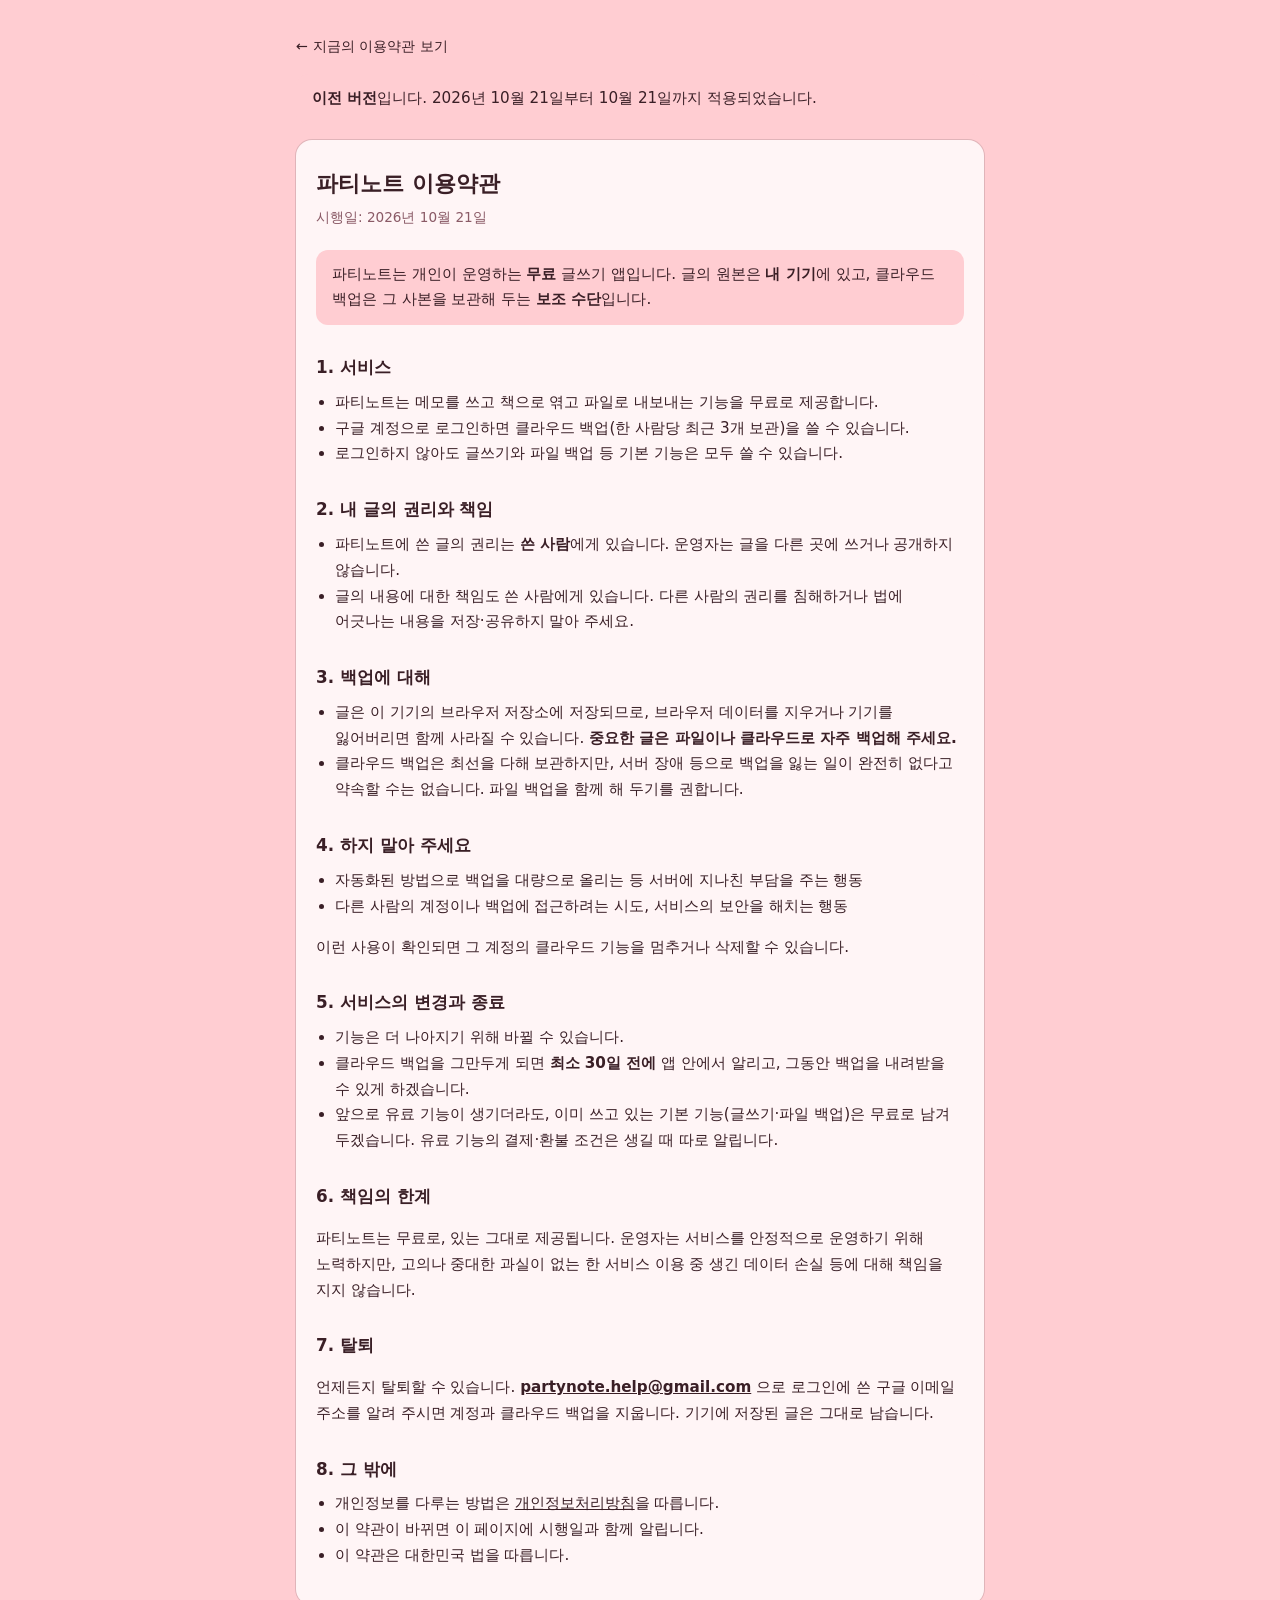
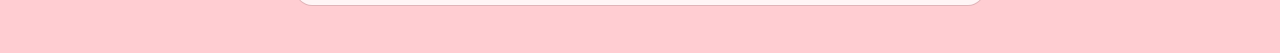
<file: terms-20261021.html>
<!DOCTYPE html>
<html lang="ko">
<head>
    <meta charset="UTF-8">
    <meta name="viewport" content="width=device-width, initial-scale=1.0">
    <meta http-equiv="Content-Security-Policy" content="default-src 'self'; style-src 'self' 'unsafe-inline'; img-src 'self'; object-src 'none'; base-uri 'self'; form-action 'none'">
    <link rel="icon" type="image/png" href="./img/icons/favicon-32.png">
    <title>파티노트 이용약관 (2026.10.21. ~ 2026.10.21.)</title>
    <style>
        :root { --bg: #FFCDD2; --surface: #FFF5F6; --text: #3A1F26; --sub: #8A5A66; --accent: #FF8FAB; --line: #0000001f; }
        * { box-sizing: border-box; }
        body { margin: 0; background: var(--bg); color: var(--text); font-family: system-ui, -apple-system, 'Apple SD Gothic Neo', sans-serif; line-height: 1.7; word-break: keep-all; overflow-wrap: anywhere; }
        main { max-width: 720px; margin: 0 auto; padding: 2rem 1rem 3rem; }
        article { background: var(--surface); border-radius: 1rem; padding: 1.5rem 1.25rem 2rem; box-shadow: 0 0 0 1px var(--line); }
        h1 { font-size: 1.4rem; margin: 0 0 .25rem; }
        h2 { font-size: 1.05rem; margin: 1.75rem 0 .5rem; }
        p, li { font-size: .95rem; }
        ul { padding-left: 1.2rem; margin: .25rem 0; }
        .date { color: var(--sub); font-size: .85rem; margin: 0 0 1.25rem; }
        .summary { background: var(--bg); border-radius: .75rem; padding: .75rem 1rem; }
        table { width: 100%; border-collapse: collapse; font-size: .9rem; margin: .5rem 0; }
        th, td { text-align: left; vertical-align: top; padding: .45rem .5rem; border-bottom: 1px solid var(--line); }
        th { white-space: nowrap; color: var(--sub); font-weight: 600; }
        a { color: inherit; }
        .back { display: inline-block; margin-bottom: 1rem; color: var(--text); text-decoration: none; font-size: .9rem; }
    </style>
</head>
<body>
<main>
    <a class="back" href="./terms.html">← 지금의 이용약관 보기</a>
    <p class="summary" style="margin:0 0 1rem"><b>이전 버전</b>입니다. 2026년 10월 21일부터 10월 21일까지 적용되었습니다.</p>
    <article>
        <h1>파티노트 이용약관</h1>
        <p class="date">시행일: 2026년 10월 21일</p>

        <p class="summary">
            파티노트는 개인이 운영하는 <b>무료</b> 글쓰기 앱입니다.
            글의 원본은 <b>내 기기</b>에 있고, 클라우드 백업은 그 사본을 보관해 두는 <b>보조 수단</b>입니다.
        </p>

        <h2>1. 서비스</h2>
        <ul>
            <li>파티노트는 메모를 쓰고 책으로 엮고 파일로 내보내는 기능을 무료로 제공합니다.</li>
            <li>구글 계정으로 로그인하면 클라우드 백업(한 사람당 최근 3개 보관)을 쓸 수 있습니다.</li>
            <li>로그인하지 않아도 글쓰기와 파일 백업 등 기본 기능은 모두 쓸 수 있습니다.</li>
        </ul>

        <h2>2. 내 글의 권리와 책임</h2>
        <ul>
            <li>파티노트에 쓴 글의 권리는 <b>쓴 사람</b>에게 있습니다. 운영자는 글을 다른 곳에 쓰거나 공개하지 않습니다.</li>
            <li>글의 내용에 대한 책임도 쓴 사람에게 있습니다. 다른 사람의 권리를 침해하거나 법에 어긋나는 내용을 저장·공유하지 말아 주세요.</li>
        </ul>

        <h2>3. 백업에 대해</h2>
        <ul>
            <li>글은 이 기기의 브라우저 저장소에 저장되므로, 브라우저 데이터를 지우거나 기기를 잃어버리면 함께 사라질 수 있습니다. <b>중요한 글은 파일이나 클라우드로 자주 백업해 주세요.</b></li>
            <li>클라우드 백업은 최선을 다해 보관하지만, 서버 장애 등으로 백업을 잃는 일이 완전히 없다고 약속할 수는 없습니다. 파일 백업을 함께 해 두기를 권합니다.</li>
        </ul>

        <h2>4. 하지 말아 주세요</h2>
        <ul>
            <li>자동화된 방법으로 백업을 대량으로 올리는 등 서버에 지나친 부담을 주는 행동</li>
            <li>다른 사람의 계정이나 백업에 접근하려는 시도, 서비스의 보안을 해치는 행동</li>
        </ul>
        <p>이런 사용이 확인되면 그 계정의 클라우드 기능을 멈추거나 삭제할 수 있습니다.</p>

        <h2>5. 서비스의 변경과 종료</h2>
        <ul>
            <li>기능은 더 나아지기 위해 바뀔 수 있습니다.</li>
            <li>클라우드 백업을 그만두게 되면 <b>최소 30일 전에</b> 앱 안에서 알리고, 그동안 백업을 내려받을 수 있게 하겠습니다.</li>
            <li>앞으로 유료 기능이 생기더라도, 이미 쓰고 있는 기본 기능(글쓰기·파일 백업)은 무료로 남겨 두겠습니다. 유료 기능의 결제·환불 조건은 생길 때 따로 알립니다.</li>
        </ul>

        <h2>6. 책임의 한계</h2>
        <p>
            파티노트는 무료로, 있는 그대로 제공됩니다. 운영자는 서비스를 안정적으로 운영하기 위해 노력하지만,
            고의나 중대한 과실이 없는 한 서비스 이용 중 생긴 데이터 손실 등에 대해 책임을 지지 않습니다.
        </p>

        <h2>7. 탈퇴</h2>
        <p>
            언제든지 탈퇴할 수 있습니다. <a href="mailto:partynote.help@gmail.com"><b>partynote.help@gmail.com</b></a> 으로
            로그인에 쓴 구글 이메일 주소를 알려 주시면 계정과 클라우드 백업을 지웁니다. 기기에 저장된 글은 그대로 남습니다.
        </p>

        <h2>8. 그 밖에</h2>
        <ul>
            <li>개인정보를 다루는 방법은 <a href="./privacy.html">개인정보처리방침</a>을 따릅니다.</li>
            <li>이 약관이 바뀌면 이 페이지에 시행일과 함께 알립니다.</li>
            <li>이 약관은 대한민국 법을 따릅니다.</li>
        </ul>
    </article>
</main>
</body>
</html>
</file>
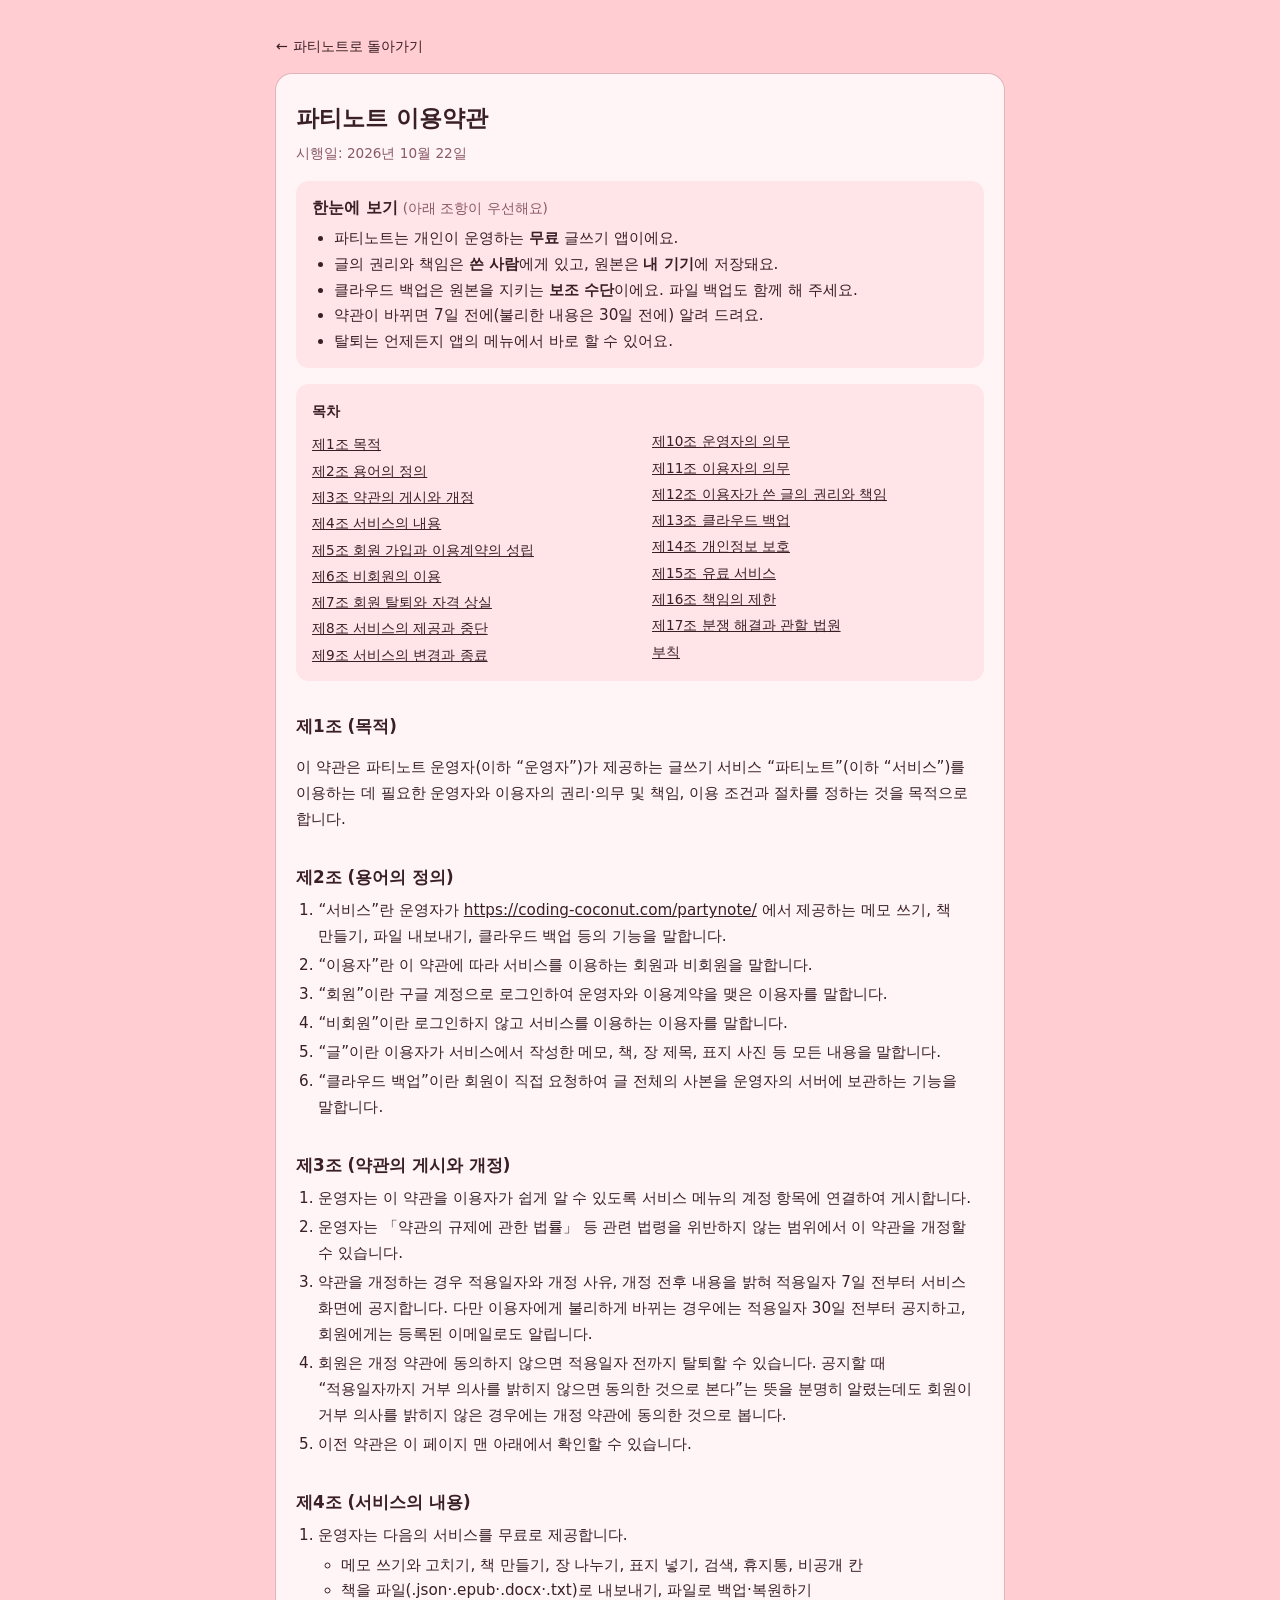
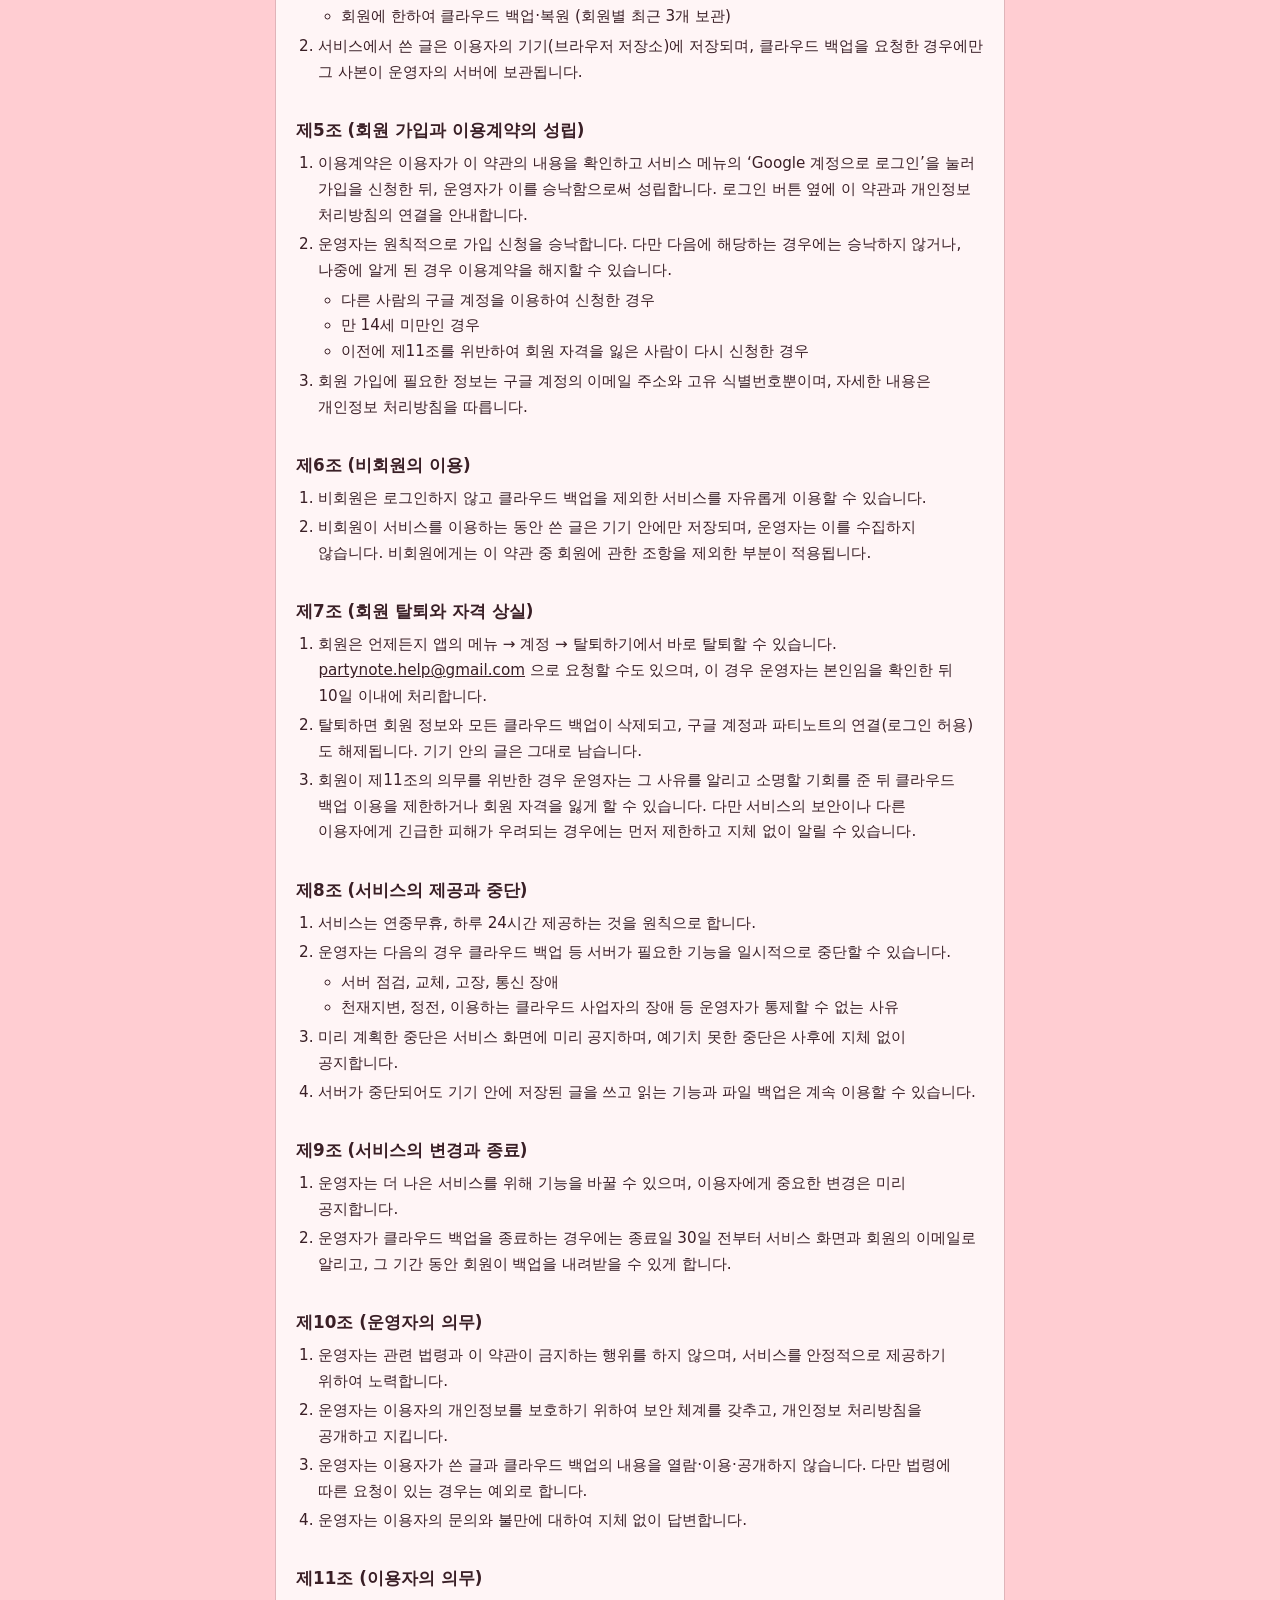
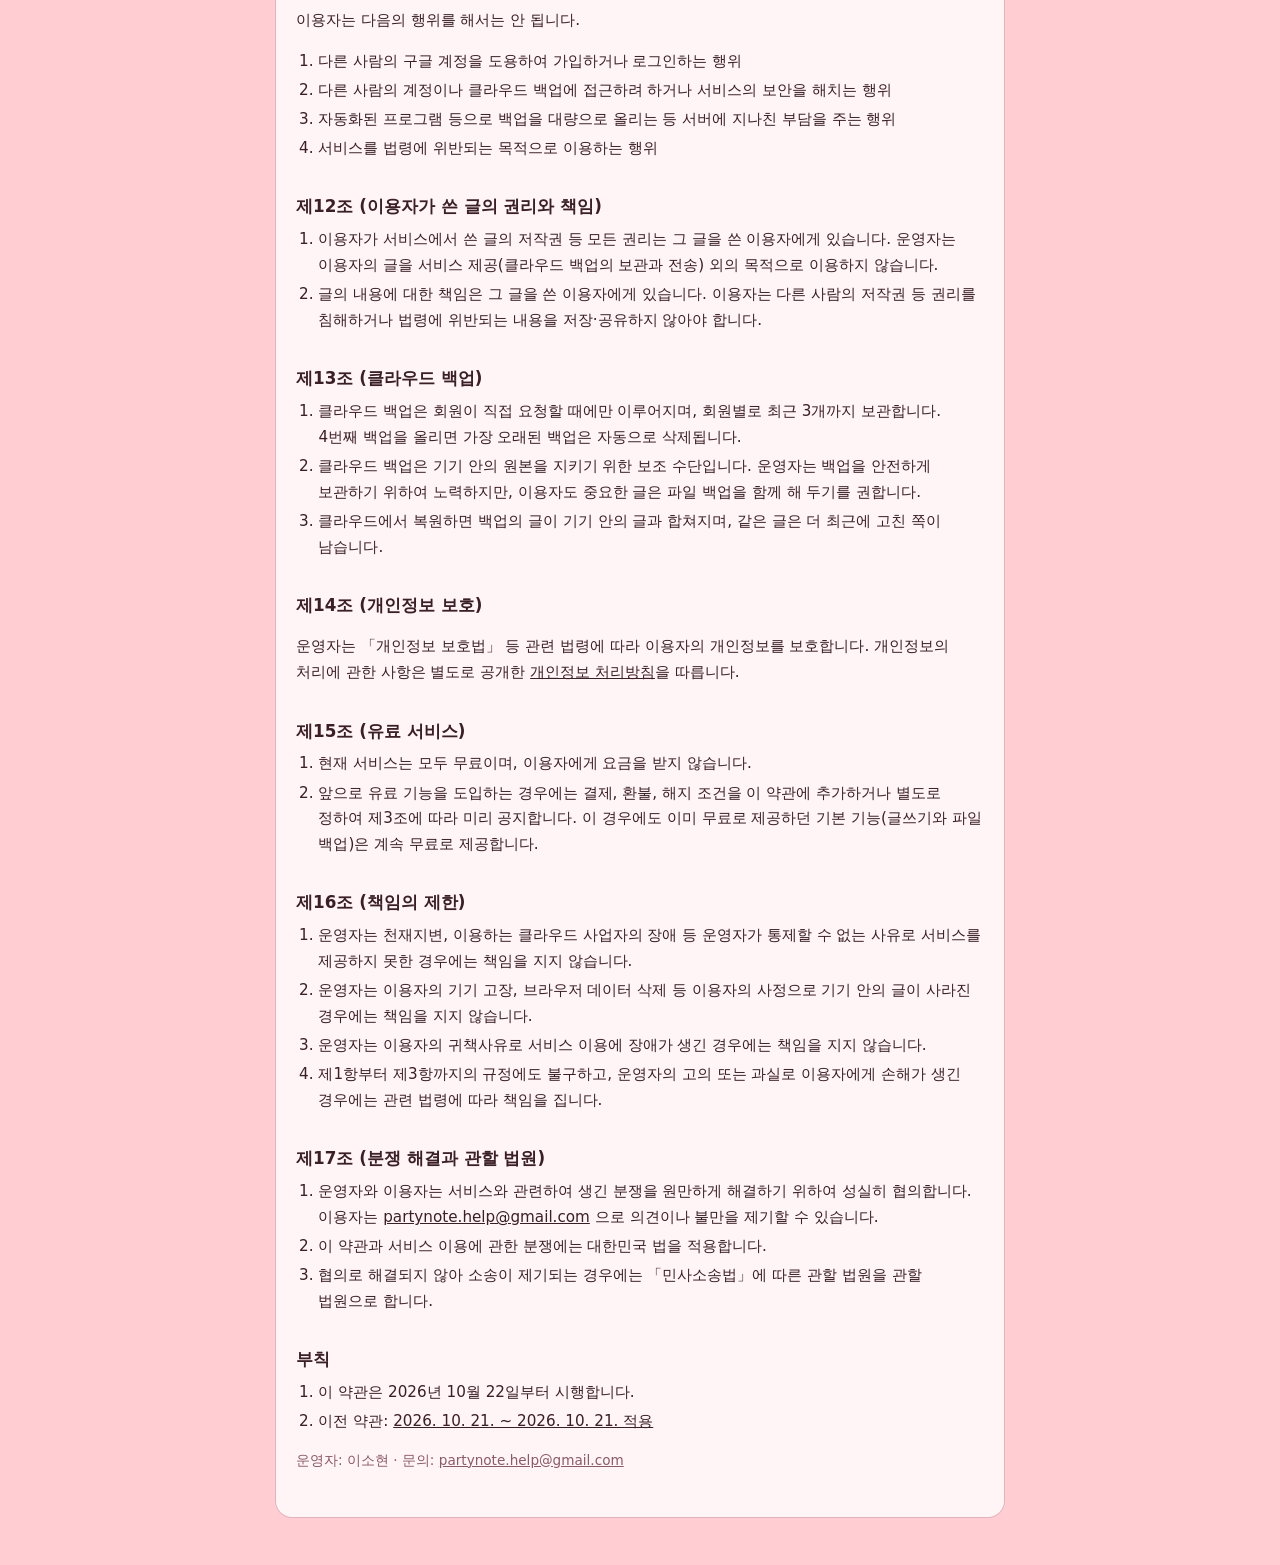
<file: terms.html>
<!DOCTYPE html>
<html lang="ko">
<head>
    <meta charset="UTF-8">
    <meta name="viewport" content="width=device-width, initial-scale=1.0">
    <meta http-equiv="Content-Security-Policy" content="default-src 'self'; style-src 'self' 'unsafe-inline'; img-src 'self'; object-src 'none'; base-uri 'self'; form-action 'none'">
    <link rel="icon" type="image/png" href="./img/icons/favicon-32.png">
    <title>파티노트 이용약관</title>
    <style>
        :root { --bg: #FFCDD2; --surface: #FFF5F6; --text: #3A1F26; --sub: #8A5A66; --accent: #FF8FAB; --line: #0000001f; --soft: #FFE4E8; }
        * { box-sizing: border-box; }
        html { scroll-behavior: smooth; }
        body { margin: 0; background: var(--bg); color: var(--text); font-family: system-ui, -apple-system, 'Apple SD Gothic Neo', sans-serif; line-height: 1.7; word-break: keep-all; overflow-wrap: anywhere; }
        main { max-width: 760px; margin: 0 auto; padding: 2rem 1rem 3rem; }
        article { background: var(--surface); border-radius: 1rem; padding: 1.5rem 1.25rem 2rem; box-shadow: 0 0 0 1px var(--line); }
        h1 { font-size: 1.45rem; margin: 0 0 .25rem; }
        h2 { font-size: 1.05rem; margin: 1.9rem 0 .4rem; scroll-margin-top: 1rem; }
        h3 { font-size: .95rem; margin: 1.5rem 0 .3rem; color: var(--sub); }
        p, li { font-size: .95rem; }
        ol, ul { padding-left: 1.4rem; margin: .25rem 0; }
        ol > li { margin: .2rem 0; }
        a { color: inherit; }
        .date { color: var(--sub); font-size: .85rem; margin: 0 0 1rem; }
        .back { display: inline-block; margin-bottom: 1rem; color: var(--text); text-decoration: none; font-size: .9rem; }
        .summary { background: var(--soft); border-radius: .8rem; padding: .8rem 1rem; margin: 0 0 1rem; }
        .summary ul { margin: .3rem 0 0; }
        nav.toc { background: var(--soft); border-radius: .8rem; padding: .8rem 1rem; margin: 0 0 .5rem; }
        nav.toc b { font-size: .9rem; }
        nav.toc ol { list-style: none; columns: 2; column-gap: 1.5rem; padding-left: 0; margin: .4rem 0 0; }
        nav.toc li { font-size: .85rem; break-inside: avoid; }
        @media (max-width: 520px) { nav.toc ol { columns: 1; } }
        .note { color: var(--sub); font-size: .85rem; }
    </style>
</head>
<body>
<main>
    <a class="back" href="./">← 파티노트로 돌아가기</a>
    <article>
        <h1>파티노트 이용약관</h1>
        <p class="date">시행일: 2026년 10월 22일</p>

        <div class="summary">
            <b>한눈에 보기</b> <span class="note">(아래 조항이 우선해요)</span>
            <ul>
                <li>파티노트는 개인이 운영하는 <b>무료</b> 글쓰기 앱이에요.</li>
                <li>글의 권리와 책임은 <b>쓴 사람</b>에게 있고, 원본은 <b>내 기기</b>에 저장돼요.</li>
                <li>클라우드 백업은 원본을 지키는 <b>보조 수단</b>이에요. 파일 백업도 함께 해 주세요.</li>
                <li>약관이 바뀌면 7일 전에(불리한 내용은 30일 전에) 알려 드려요.</li>
                <li>탈퇴는 언제든지 앱의 메뉴에서 바로 할 수 있어요.</li>
            </ul>
        </div>

        <nav class="toc" aria-label="목차">
            <b>목차</b>
            <ol>
                <li><a href="#a1">제1조 목적</a></li>
                <li><a href="#a2">제2조 용어의 정의</a></li>
                <li><a href="#a3">제3조 약관의 게시와 개정</a></li>
                <li><a href="#a4">제4조 서비스의 내용</a></li>
                <li><a href="#a5">제5조 회원 가입과 이용계약의 성립</a></li>
                <li><a href="#a6">제6조 비회원의 이용</a></li>
                <li><a href="#a7">제7조 회원 탈퇴와 자격 상실</a></li>
                <li><a href="#a8">제8조 서비스의 제공과 중단</a></li>
                <li><a href="#a9">제9조 서비스의 변경과 종료</a></li>
                <li><a href="#a10">제10조 운영자의 의무</a></li>
                <li><a href="#a11">제11조 이용자의 의무</a></li>
                <li><a href="#a12">제12조 이용자가 쓴 글의 권리와 책임</a></li>
                <li><a href="#a13">제13조 클라우드 백업</a></li>
                <li><a href="#a14">제14조 개인정보 보호</a></li>
                <li><a href="#a15">제15조 유료 서비스</a></li>
                <li><a href="#a16">제16조 책임의 제한</a></li>
                <li><a href="#a17">제17조 분쟁 해결과 관할 법원</a></li>
                <li><a href="#a18">부칙</a></li>
            </ol>
        </nav>

        <h2 id="a1">제1조 (목적)</h2>
        <p>이 약관은 파티노트 운영자(이하 “운영자”)가 제공하는 글쓰기 서비스 “파티노트”(이하 “서비스”)를 이용하는 데 필요한 운영자와 이용자의 권리·의무 및 책임, 이용 조건과 절차를 정하는 것을 목적으로 합니다.</p>

        <h2 id="a2">제2조 (용어의 정의)</h2>
        <ol>
            <li>“서비스”란 운영자가 <a href="https://coding-coconut.com/partynote/">https://coding-coconut.com/partynote/</a> 에서 제공하는 메모 쓰기, 책 만들기, 파일 내보내기, 클라우드 백업 등의 기능을 말합니다.</li>
            <li>“이용자”란 이 약관에 따라 서비스를 이용하는 회원과 비회원을 말합니다.</li>
            <li>“회원”이란 구글 계정으로 로그인하여 운영자와 이용계약을 맺은 이용자를 말합니다.</li>
            <li>“비회원”이란 로그인하지 않고 서비스를 이용하는 이용자를 말합니다.</li>
            <li>“글”이란 이용자가 서비스에서 작성한 메모, 책, 장 제목, 표지 사진 등 모든 내용을 말합니다.</li>
            <li>“클라우드 백업”이란 회원이 직접 요청하여 글 전체의 사본을 운영자의 서버에 보관하는 기능을 말합니다.</li>
        </ol>

        <h2 id="a3">제3조 (약관의 게시와 개정)</h2>
        <ol>
            <li>운영자는 이 약관을 이용자가 쉽게 알 수 있도록 서비스 메뉴의 계정 항목에 연결하여 게시합니다.</li>
            <li>운영자는 「약관의 규제에 관한 법률」 등 관련 법령을 위반하지 않는 범위에서 이 약관을 개정할 수 있습니다.</li>
            <li>약관을 개정하는 경우 적용일자와 개정 사유, 개정 전후 내용을 밝혀 적용일자 7일 전부터 서비스 화면에 공지합니다. 다만 이용자에게 불리하게 바뀌는 경우에는 적용일자 30일 전부터 공지하고, 회원에게는 등록된 이메일로도 알립니다.</li>
            <li>회원은 개정 약관에 동의하지 않으면 적용일자 전까지 탈퇴할 수 있습니다. 공지할 때 “적용일자까지 거부 의사를 밝히지 않으면 동의한 것으로 본다”는 뜻을 분명히 알렸는데도 회원이 거부 의사를 밝히지 않은 경우에는 개정 약관에 동의한 것으로 봅니다.</li>
            <li>이전 약관은 이 페이지 맨 아래에서 확인할 수 있습니다.</li>
        </ol>

        <h2 id="a4">제4조 (서비스의 내용)</h2>
        <ol>
            <li>운영자는 다음의 서비스를 무료로 제공합니다.
                <ul>
                    <li>메모 쓰기와 고치기, 책 만들기, 장 나누기, 표지 넣기, 검색, 휴지통, 비공개 칸</li>
                    <li>책을 파일(.json·.epub·.docx·.txt)로 내보내기, 파일로 백업·복원하기</li>
                    <li>회원에 한하여 클라우드 백업·복원 (회원별 최근 3개 보관)</li>
                </ul>
            </li>
            <li>서비스에서 쓴 글은 이용자의 기기(브라우저 저장소)에 저장되며, 클라우드 백업을 요청한 경우에만 그 사본이 운영자의 서버에 보관됩니다.</li>
        </ol>

        <h2 id="a5">제5조 (회원 가입과 이용계약의 성립)</h2>
        <ol>
            <li>이용계약은 이용자가 이 약관의 내용을 확인하고 서비스 메뉴의 ‘Google 계정으로 로그인’을 눌러 가입을 신청한 뒤, 운영자가 이를 승낙함으로써 성립합니다. 로그인 버튼 옆에 이 약관과 개인정보 처리방침의 연결을 안내합니다.</li>
            <li>운영자는 원칙적으로 가입 신청을 승낙합니다. 다만 다음에 해당하는 경우에는 승낙하지 않거나, 나중에 알게 된 경우 이용계약을 해지할 수 있습니다.
                <ul>
                    <li>다른 사람의 구글 계정을 이용하여 신청한 경우</li>
                    <li>만 14세 미만인 경우</li>
                    <li>이전에 제11조를 위반하여 회원 자격을 잃은 사람이 다시 신청한 경우</li>
                </ul>
            </li>
            <li>회원 가입에 필요한 정보는 구글 계정의 이메일 주소와 고유 식별번호뿐이며, 자세한 내용은 개인정보 처리방침을 따릅니다.</li>
        </ol>

        <h2 id="a6">제6조 (비회원의 이용)</h2>
        <ol>
            <li>비회원은 로그인하지 않고 클라우드 백업을 제외한 서비스를 자유롭게 이용할 수 있습니다.</li>
            <li>비회원이 서비스를 이용하는 동안 쓴 글은 기기 안에만 저장되며, 운영자는 이를 수집하지 않습니다. 비회원에게는 이 약관 중 회원에 관한 조항을 제외한 부분이 적용됩니다.</li>
        </ol>

        <h2 id="a7">제7조 (회원 탈퇴와 자격 상실)</h2>
        <ol>
            <li>회원은 언제든지 앱의 메뉴 → 계정 → 탈퇴하기에서 바로 탈퇴할 수 있습니다. <a href="mailto:partynote.help@gmail.com">partynote.help@gmail.com</a> 으로 요청할 수도 있으며, 이 경우 운영자는 본인임을 확인한 뒤 10일 이내에 처리합니다.</li>
            <li>탈퇴하면 회원 정보와 모든 클라우드 백업이 삭제되고, 구글 계정과 파티노트의 연결(로그인 허용)도 해제됩니다. 기기 안의 글은 그대로 남습니다.</li>
            <li>회원이 제11조의 의무를 위반한 경우 운영자는 그 사유를 알리고 소명할 기회를 준 뒤 클라우드 백업 이용을 제한하거나 회원 자격을 잃게 할 수 있습니다. 다만 서비스의 보안이나 다른 이용자에게 긴급한 피해가 우려되는 경우에는 먼저 제한하고 지체 없이 알릴 수 있습니다.</li>
        </ol>

        <h2 id="a8">제8조 (서비스의 제공과 중단)</h2>
        <ol>
            <li>서비스는 연중무휴, 하루 24시간 제공하는 것을 원칙으로 합니다.</li>
            <li>운영자는 다음의 경우 클라우드 백업 등 서버가 필요한 기능을 일시적으로 중단할 수 있습니다.
                <ul>
                    <li>서버 점검, 교체, 고장, 통신 장애</li>
                    <li>천재지변, 정전, 이용하는 클라우드 사업자의 장애 등 운영자가 통제할 수 없는 사유</li>
                </ul>
            </li>
            <li>미리 계획한 중단은 서비스 화면에 미리 공지하며, 예기치 못한 중단은 사후에 지체 없이 공지합니다.</li>
            <li>서버가 중단되어도 기기 안에 저장된 글을 쓰고 읽는 기능과 파일 백업은 계속 이용할 수 있습니다.</li>
        </ol>

        <h2 id="a9">제9조 (서비스의 변경과 종료)</h2>
        <ol>
            <li>운영자는 더 나은 서비스를 위해 기능을 바꿀 수 있으며, 이용자에게 중요한 변경은 미리 공지합니다.</li>
            <li>운영자가 클라우드 백업을 종료하는 경우에는 종료일 30일 전부터 서비스 화면과 회원의 이메일로 알리고, 그 기간 동안 회원이 백업을 내려받을 수 있게 합니다.</li>
        </ol>

        <h2 id="a10">제10조 (운영자의 의무)</h2>
        <ol>
            <li>운영자는 관련 법령과 이 약관이 금지하는 행위를 하지 않으며, 서비스를 안정적으로 제공하기 위하여 노력합니다.</li>
            <li>운영자는 이용자의 개인정보를 보호하기 위하여 보안 체계를 갖추고, 개인정보 처리방침을 공개하고 지킵니다.</li>
            <li>운영자는 이용자가 쓴 글과 클라우드 백업의 내용을 열람·이용·공개하지 않습니다. 다만 법령에 따른 요청이 있는 경우는 예외로 합니다.</li>
            <li>운영자는 이용자의 문의와 불만에 대하여 지체 없이 답변합니다.</li>
        </ol>

        <h2 id="a11">제11조 (이용자의 의무)</h2>
        <p>이용자는 다음의 행위를 해서는 안 됩니다.</p>
        <ol>
            <li>다른 사람의 구글 계정을 도용하여 가입하거나 로그인하는 행위</li>
            <li>다른 사람의 계정이나 클라우드 백업에 접근하려 하거나 서비스의 보안을 해치는 행위</li>
            <li>자동화된 프로그램 등으로 백업을 대량으로 올리는 등 서버에 지나친 부담을 주는 행위</li>
            <li>서비스를 법령에 위반되는 목적으로 이용하는 행위</li>
        </ol>

        <h2 id="a12">제12조 (이용자가 쓴 글의 권리와 책임)</h2>
        <ol>
            <li>이용자가 서비스에서 쓴 글의 저작권 등 모든 권리는 그 글을 쓴 이용자에게 있습니다. 운영자는 이용자의 글을 서비스 제공(클라우드 백업의 보관과 전송) 외의 목적으로 이용하지 않습니다.</li>
            <li>글의 내용에 대한 책임은 그 글을 쓴 이용자에게 있습니다. 이용자는 다른 사람의 저작권 등 권리를 침해하거나 법령에 위반되는 내용을 저장·공유하지 않아야 합니다.</li>
        </ol>

        <h2 id="a13">제13조 (클라우드 백업)</h2>
        <ol>
            <li>클라우드 백업은 회원이 직접 요청할 때에만 이루어지며, 회원별로 최근 3개까지 보관합니다. 4번째 백업을 올리면 가장 오래된 백업은 자동으로 삭제됩니다.</li>
            <li>클라우드 백업은 기기 안의 원본을 지키기 위한 보조 수단입니다. 운영자는 백업을 안전하게 보관하기 위하여 노력하지만, 이용자도 중요한 글은 파일 백업을 함께 해 두기를 권합니다.</li>
            <li>클라우드에서 복원하면 백업의 글이 기기 안의 글과 합쳐지며, 같은 글은 더 최근에 고친 쪽이 남습니다.</li>
        </ol>

        <h2 id="a14">제14조 (개인정보 보호)</h2>
        <p>운영자는 「개인정보 보호법」 등 관련 법령에 따라 이용자의 개인정보를 보호합니다. 개인정보의 처리에 관한 사항은 별도로 공개한 <a href="./privacy.html">개인정보 처리방침</a>을 따릅니다.</p>

        <h2 id="a15">제15조 (유료 서비스)</h2>
        <ol>
            <li>현재 서비스는 모두 무료이며, 이용자에게 요금을 받지 않습니다.</li>
            <li>앞으로 유료 기능을 도입하는 경우에는 결제, 환불, 해지 조건을 이 약관에 추가하거나 별도로 정하여 제3조에 따라 미리 공지합니다. 이 경우에도 이미 무료로 제공하던 기본 기능(글쓰기와 파일 백업)은 계속 무료로 제공합니다.</li>
        </ol>

        <h2 id="a16">제16조 (책임의 제한)</h2>
        <ol>
            <li>운영자는 천재지변, 이용하는 클라우드 사업자의 장애 등 운영자가 통제할 수 없는 사유로 서비스를 제공하지 못한 경우에는 책임을 지지 않습니다.</li>
            <li>운영자는 이용자의 기기 고장, 브라우저 데이터 삭제 등 이용자의 사정으로 기기 안의 글이 사라진 경우에는 책임을 지지 않습니다.</li>
            <li>운영자는 이용자의 귀책사유로 서비스 이용에 장애가 생긴 경우에는 책임을 지지 않습니다.</li>
            <li>제1항부터 제3항까지의 규정에도 불구하고, 운영자의 고의 또는 과실로 이용자에게 손해가 생긴 경우에는 관련 법령에 따라 책임을 집니다.</li>
        </ol>

        <h2 id="a17">제17조 (분쟁 해결과 관할 법원)</h2>
        <ol>
            <li>운영자와 이용자는 서비스와 관련하여 생긴 분쟁을 원만하게 해결하기 위하여 성실히 협의합니다. 이용자는 <a href="mailto:partynote.help@gmail.com">partynote.help@gmail.com</a> 으로 의견이나 불만을 제기할 수 있습니다.</li>
            <li>이 약관과 서비스 이용에 관한 분쟁에는 대한민국 법을 적용합니다.</li>
            <li>협의로 해결되지 않아 소송이 제기되는 경우에는 「민사소송법」에 따른 관할 법원을 관할 법원으로 합니다.</li>
        </ol>

        <h2 id="a18">부칙</h2>
        <ol>
            <li>이 약관은 2026년 10월 22일부터 시행합니다.</li>
            <li>이전 약관: <a href="./terms-20261021.html">2026. 10. 21. ~ 2026. 10. 21. 적용</a></li>
        </ol>
        <p class="note">운영자: 이소현 · 문의: <a href="mailto:partynote.help@gmail.com">partynote.help@gmail.com</a></p>
    </article>
</main>
</body>
</html>
</file>
